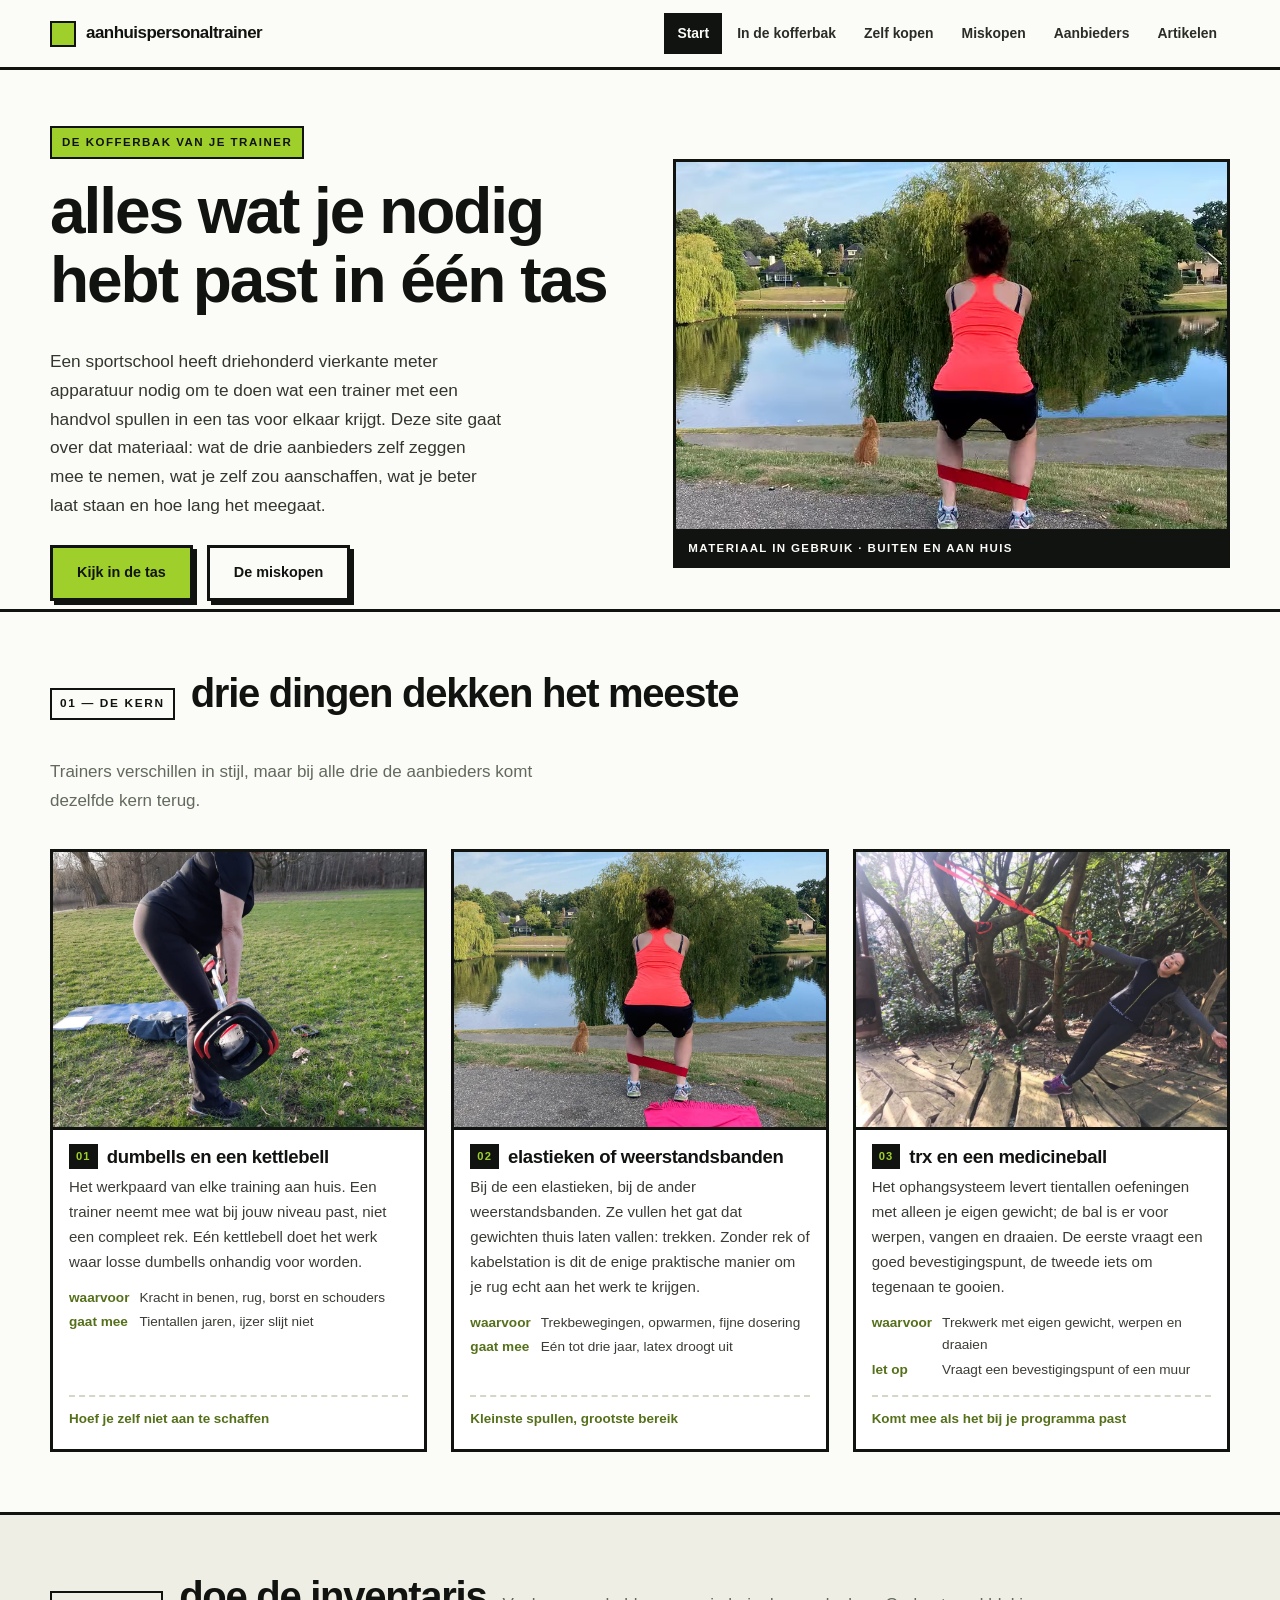
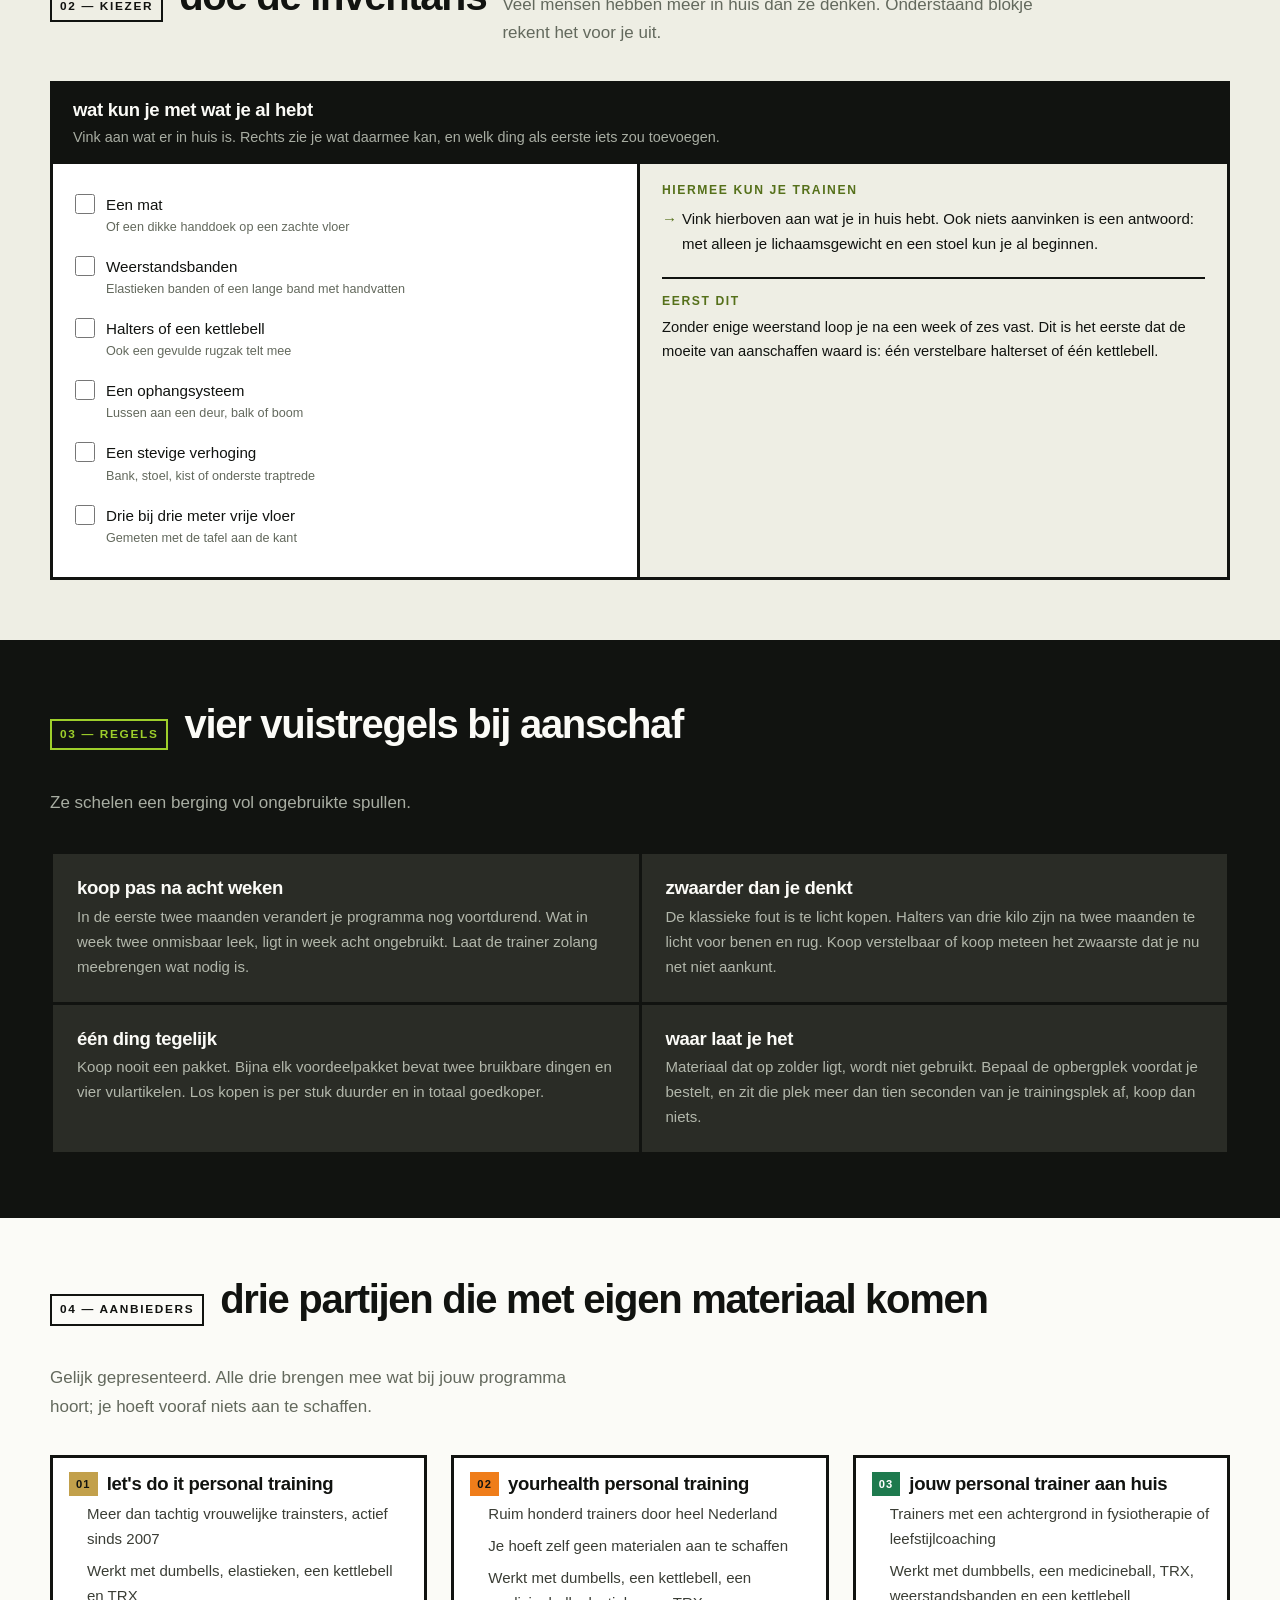
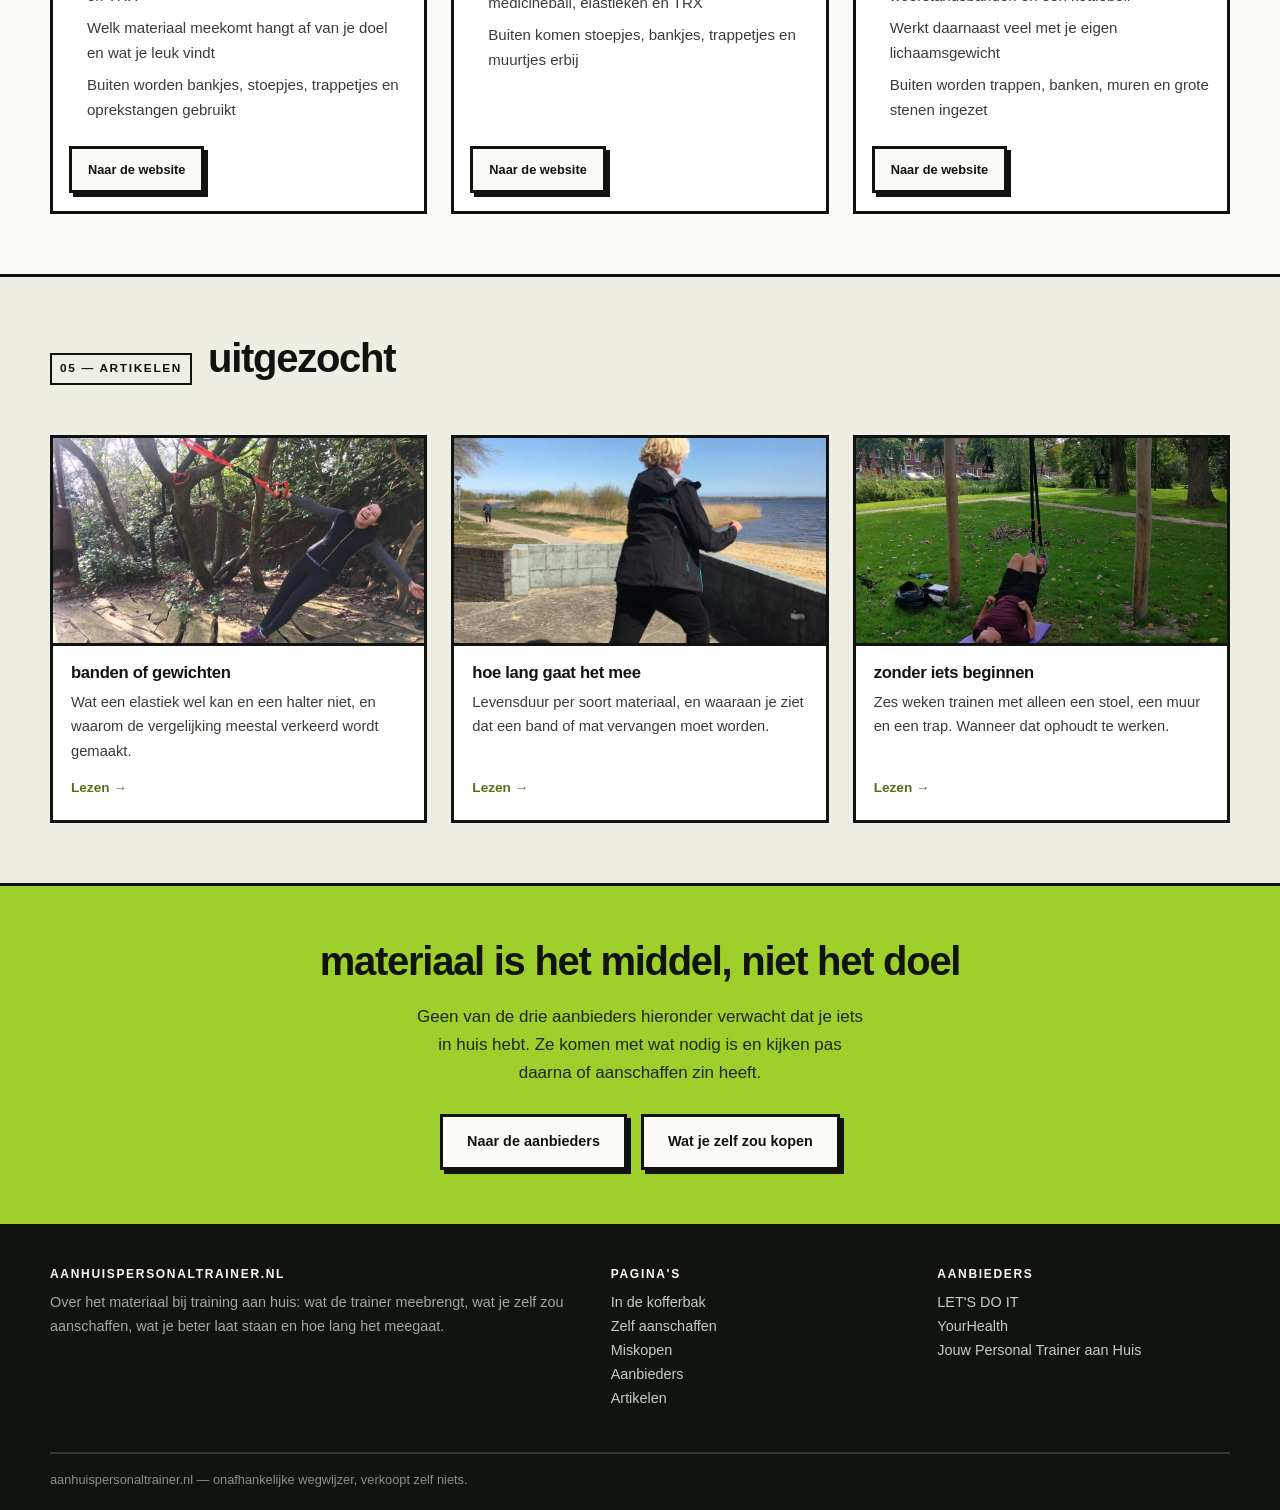
<file: index.html>
<!DOCTYPE html>
<html lang="nl">
<head>
<meta charset="utf-8">
<meta name="viewport" content="width=device-width,initial-scale=1">
<title>Aan huis personal trainer | Al het materiaal past in één tas</title>
<meta name="description" content="Wat een personal trainer aan huis meebrengt, wat je zelf zou aanschaffen en in welke volgorde, en welke apparaten je beter laat staan.">
<link rel="canonical" href="https://aanhuispersonaltrainer.nl/">
<link rel="stylesheet" href="catalogus.css">

</head>
<body>

<header class="g-balk">
  <div class="g-baan g-balk__in">
    <a class="g-merk" href="/"><i></i>aanhuispersonaltrainer</a>
    <nav class="g-nav"><a href="/" aria-current="page">Start</a><a href="wat-neemt-de-trainer-mee">In de kofferbak</a><a href="zelf-aanschaffen">Zelf kopen</a><a href="de-miskopen">Miskopen</a><a href="aanbieders">Aanbieders</a><a href="artikelen">Artikelen</a></nav>
  </div>
</header>


<main>
<section class="g-start">
  <div class="g-baan g-start__raster">
    <div>
      <span class="g-etiket">de kofferbak van je trainer</span>
      <h1>alles wat je nodig hebt past in één tas</h1>
      <p class="g-lead">Een sportschool heeft driehonderd vierkante meter apparatuur nodig om te doen wat een trainer met een handvol spullen in een tas voor elkaar krijgt. Deze site gaat over dat materiaal: wat de drie aanbieders zelf zeggen mee te nemen, wat je zelf zou aanschaffen, wat je beter laat staan en hoe lang het meegaat.</p>
      <div class="g-knoppen">
        <a class="g-knop" href="wat-neemt-de-trainer-mee">Kijk in de tas</a>
        <a class="g-knop g-knop--leeg" href="de-miskopen">De miskopen</a>
      </div>
    </div>
    <div class="g-film">
      <video autoplay muted loop playsinline preload="metadata" poster="gereedschap-loop.jpg"
             aria-label="Beelden van trainingen met banden, gewichten, een ophangsysteem en een balanstrainer">
        <source src="gereedschap-loop.webm" type="video/webm">
        <source src="gereedschap-loop.mp4" type="video/mp4">
      </video>
      <div class="g-film__band">materiaal in gebruik · buiten en aan huis</div>
    </div>
  </div>
</section>

<section class="g-vak">
  <div class="g-baan">
    <div class="g-titel">
      <span class="g-titel__nr">01 — DE KERN</span>
      <h2>drie dingen dekken het meeste</h2>
      <p>Trainers verschillen in stijl, maar bij alle drie de aanbieders komt dezelfde kern terug.</p>
    </div>
    <div class="g-artikelen">
      <article class="g-artikel">
        <img src="gewicht-tillen.jpg" alt="Vrouw tilt een gewicht op van het gras" loading="lazy">
        <div class="g-artikel__kop"><span class="g-artikel__nr">01</span><h3 style="margin:0">dumbells en een kettlebell</h3></div>
        <div class="g-artikel__body">
          <p>Het werkpaard van elke training aan huis. Een trainer neemt mee wat bij jouw niveau past, niet een compleet rek. Eén kettlebell doet het werk waar losse dumbells onhandig voor worden.</p>
          <dl><dt>waarvoor</dt><dd>Kracht in benen, rug, borst en schouders</dd>
              <dt>gaat mee</dt><dd>Tientallen jaren, ijzer slijt niet</dd></dl>
          <div class="g-oordeel g-oordeel--ja">Hoef je zelf niet aan te schaffen</div>
        </div>
      </article>
      <article class="g-artikel">
        <img src="weerstandsband.jpg" alt="Weerstandsbanden liggen klaar op de grond" loading="lazy">
        <div class="g-artikel__kop"><span class="g-artikel__nr">02</span><h3 style="margin:0">elastieken of weerstandsbanden</h3></div>
        <div class="g-artikel__body">
          <p>Bij de een elastieken, bij de ander weerstandsbanden. Ze vullen het gat dat gewichten thuis laten vallen: trekken. Zonder rek of kabelstation is dit de enige praktische manier om je rug echt aan het werk te krijgen.</p>
          <dl><dt>waarvoor</dt><dd>Trekbewegingen, opwarmen, fijne dosering</dd>
              <dt>gaat mee</dt><dd>Eén tot drie jaar, latex droogt uit</dd></dl>
          <div class="g-oordeel g-oordeel--ja">Kleinste spullen, grootste bereik</div>
        </div>
      </article>
      <article class="g-artikel">
        <img src="ophangsysteem.jpg" alt="Ophangsysteem gespannen tussen bomen" loading="lazy">
        <div class="g-artikel__kop"><span class="g-artikel__nr">03</span><h3 style="margin:0">TRX en een medicineball</h3></div>
        <div class="g-artikel__body">
          <p>Het ophangsysteem levert tientallen oefeningen met alleen je eigen gewicht; de bal is er voor werpen, vangen en draaien. De eerste vraagt een goed bevestigingspunt, de tweede iets om tegenaan te gooien.</p>
          <dl><dt>waarvoor</dt><dd>Trekwerk met eigen gewicht, werpen en draaien</dd>
              <dt>let op</dt><dd>Vraagt een bevestigingspunt of een muur</dd></dl>
          <div class="g-oordeel g-oordeel--ja">Komt mee als het bij je programma past</div>
        </div>
      </article>
    </div>
  </div>
</section>

<section class="g-vak g-vak--warm">
  <div class="g-baan">
    <div class="g-titel">
      <span class="g-titel__nr">02 — KIEZER</span>
      <h2>doe de inventaris</h2>
      <p>Veel mensen hebben meer in huis dan ze denken. Onderstaand blokje rekent het voor je uit.</p>
    </div>
    
<div class="g-kiezer">
  <div class="g-kiezer__kop">
    <h3>wat kun je met wat je al hebt</h3>
    <p>Vink aan wat er in huis is. Rechts zie je wat daarmee kan, en welk ding als eerste iets zou toevoegen.</p>
  </div>
  <div class="g-kiezer__body">
    <div class="g-vinkjes">
      <label class="g-vinkje"><input type="checkbox" value="mat"><span>Een mat<b>Of een dikke handdoek op een zachte vloer</b></span></label>
      <label class="g-vinkje"><input type="checkbox" value="band"><span>Weerstandsbanden<b>Elastieken banden of een lange band met handvatten</b></span></label>
      <label class="g-vinkje"><input type="checkbox" value="gewicht"><span>Halters of een kettlebell<b>Ook een gevulde rugzak telt mee</b></span></label>
      <label class="g-vinkje"><input type="checkbox" value="lussen"><span>Een ophangsysteem<b>Lussen aan een deur, balk of boom</b></span></label>
      <label class="g-vinkje"><input type="checkbox" value="bank"><span>Een stevige verhoging<b>Bank, stoel, kist of onderste traptrede</b></span></label>
      <label class="g-vinkje"><input type="checkbox" value="ruimte"><span>Drie bij drie meter vrije vloer<b>Gemeten met de tafel aan de kant</b></span></label>
    </div>
    <div class="g-uitkomst">
      <h4>Hiermee kun je trainen</h4>
      <ul id="g-kan"></ul>
      <div class="g-uitkomst__tip" id="g-tip"></div>
    </div>
  </div>
</div>

  </div>
</section>

<section class="g-vak g-vak--zwart">
  <div class="g-baan">
    <div class="g-titel">
      <span class="g-titel__nr">03 — REGELS</span>
      <h2>vier vuistregels bij aanschaf</h2>
      <p>Ze schelen een berging vol ongebruikte spullen.</p>
    </div>
    <div class="g-blokken">
      <div class="g-blok"><h3>koop pas na acht weken</h3><p>In de eerste twee maanden verandert je programma nog voortdurend. Wat in week twee onmisbaar leek, ligt in week acht ongebruikt. Laat de trainer zolang meebrengen wat nodig is.</p></div>
      <div class="g-blok"><h3>zwaarder dan je denkt</h3><p>De klassieke fout is te licht kopen. Halters van drie kilo zijn na twee maanden te licht voor benen en rug. Koop verstelbaar of koop meteen het zwaarste dat je nu net niet aankunt.</p></div>
      <div class="g-blok"><h3>één ding tegelijk</h3><p>Koop nooit een pakket. Bijna elk voordeelpakket bevat twee bruikbare dingen en vier vulartikelen. Los kopen is per stuk duurder en in totaal goedkoper.</p></div>
      <div class="g-blok"><h3>waar laat je het</h3><p>Materiaal dat op zolder ligt, wordt niet gebruikt. Bepaal de opbergplek voordat je bestelt, en zit die plek meer dan tien seconden van je trainingsplek af, koop dan niets.</p></div>
    </div>
  </div>
</section>

<section class="g-vak">
  <div class="g-baan">
    <div class="g-titel">
      <span class="g-titel__nr">04 — AANBIEDERS</span>
      <h2>drie partijen die met eigen materiaal komen</h2>
      <p>Gelijk gepresenteerd. Alle drie brengen mee wat bij jouw programma hoort; je hoeft vooraf niets aan te schaffen.</p>
    </div>
    <div class="g-artikelen">
      <article class="g-artikel">
        <div class="g-artikel__kop">
          <span class="g-artikel__nr" style="background:#c2a04b;color:#111310">01</span>
          <h3 style="margin:0">LET&#x27;S DO IT Personal Training</h3>
        </div>
        <div class="g-artikel__body">
          
          <ul style="list-style:none;margin:0 0 16px;padding:0;font-size:.94rem;color:#3a3d35"><li style="padding-left:18px;position:relative;margin-bottom:7px">Meer dan tachtig vrouwelijke trainsters, actief sinds 2007</li><li style="padding-left:18px;position:relative;margin-bottom:7px">Werkt met dumbells, elastieken, een kettlebell en TRX</li><li style="padding-left:18px;position:relative;margin-bottom:7px">Welk materiaal meekomt hangt af van je doel en wat je leuk vindt</li><li style="padding-left:18px;position:relative;margin-bottom:7px">Buiten worden bankjes, stoepjes, trappetjes en oprekstangen gebruikt</li></ul>
          <a class="g-knop g-knop--leeg" style="margin-top:auto;align-self:flex-start;font-size:.8rem;padding:10px 16px" href="https://letsdoitpt.nl/" rel="noopener">Naar de website</a>
        </div>
      </article>
      <article class="g-artikel">
        <div class="g-artikel__kop">
          <span class="g-artikel__nr" style="background:#ef7d1a;color:#111310">02</span>
          <h3 style="margin:0">YourHealth Personal Training</h3>
        </div>
        <div class="g-artikel__body">
          
          <ul style="list-style:none;margin:0 0 16px;padding:0;font-size:.94rem;color:#3a3d35"><li style="padding-left:18px;position:relative;margin-bottom:7px">Ruim honderd trainers door heel Nederland</li><li style="padding-left:18px;position:relative;margin-bottom:7px">Je hoeft zelf geen materialen aan te schaffen</li><li style="padding-left:18px;position:relative;margin-bottom:7px">Werkt met dumbells, een kettlebell, een medicineball, elastieken en TRX</li><li style="padding-left:18px;position:relative;margin-bottom:7px">Buiten komen stoepjes, bankjes, trappetjes en muurtjes erbij</li></ul>
          <a class="g-knop g-knop--leeg" style="margin-top:auto;align-self:flex-start;font-size:.8rem;padding:10px 16px" href="https://yourhealthpt.nl/" rel="noopener">Naar de website</a>
        </div>
      </article>
      <article class="g-artikel">
        <div class="g-artikel__kop">
          <span class="g-artikel__nr" style="background:#1e7a4e;color:#ffffff">03</span>
          <h3 style="margin:0">Jouw Personal Trainer aan Huis</h3>
        </div>
        <div class="g-artikel__body">
          
          <ul style="list-style:none;margin:0 0 16px;padding:0;font-size:.94rem;color:#3a3d35"><li style="padding-left:18px;position:relative;margin-bottom:7px">Trainers met een achtergrond in fysiotherapie of leefstijlcoaching</li><li style="padding-left:18px;position:relative;margin-bottom:7px">Werkt met dumbbells, een medicineball, TRX, weerstandsbanden en een kettlebell</li><li style="padding-left:18px;position:relative;margin-bottom:7px">Werkt daarnaast veel met je eigen lichaamsgewicht</li><li style="padding-left:18px;position:relative;margin-bottom:7px">Buiten worden trappen, banken, muren en grote stenen ingezet</li></ul>
          <a class="g-knop g-knop--leeg" style="margin-top:auto;align-self:flex-start;font-size:.8rem;padding:10px 16px" href="https://www.jouwpersonaltraineraanhuis.nl/" rel="noopener">Naar de website</a>
        </div>
      </article></div>
  </div>
</section>

<section class="g-vak g-vak--warm">
  <div class="g-baan">
    <div class="g-titel">
      <span class="g-titel__nr">05 — ARTIKELEN</span>
      <h2>uitgezocht</h2>
    </div>
    <div class="g-stukken">
      <article class="g-stuk">
        <img src="ophangsysteem.jpg" alt="Ophangsysteem gespannen tussen bomen" loading="lazy">
        <div class="g-stuk__t">
          <h3><a href="banden-versus-gewichten">Banden of gewichten</a></h3>
          <p>Wat een elastiek wel kan en een halter niet, en waarom de vergelijking meestal verkeerd wordt gemaakt.</p>
          <a class="g-stuk__meer" href="banden-versus-gewichten">Lezen →</a>
        </div>
      </article>
      <article class="g-stuk">
        <img src="balanstrainer.jpg" alt="Vrouw traint op een balanstrainer bij het water" loading="lazy">
        <div class="g-stuk__t">
          <h3><a href="hoe-lang-gaat-het-mee">Hoe lang gaat het mee</a></h3>
          <p>Levensduur per soort materiaal, en waaraan je ziet dat een band of mat vervangen moet worden.</p>
          <a class="g-stuk__meer" href="hoe-lang-gaat-het-mee">Lezen →</a>
        </div>
      </article>
      <article class="g-stuk">
        <img src="rek-in-park.jpg" alt="Trainingsrek in een park met een mat ervoor" loading="lazy">
        <div class="g-stuk__t">
          <h3><a href="zonder-iets-beginnen">Zonder iets beginnen</a></h3>
          <p>Zes weken trainen met alleen een stoel, een muur en een trap. Wanneer dat ophoudt te werken.</p>
          <a class="g-stuk__meer" href="zonder-iets-beginnen">Lezen →</a>
        </div>
      </article>
    </div>
  </div>
</section>
</main>


<section class="g-slot">
  <div class="g-baan">
    <h2>materiaal is het middel, niet het doel</h2>
    <p>Geen van de drie aanbieders hieronder verwacht dat je iets in huis hebt. Ze komen met wat nodig is en kijken pas daarna of aanschaffen zin heeft.</p>
    <div class="g-knoppen" style="justify-content:center">
      <a class="g-knop g-knop--leeg" href="aanbieders">Naar de aanbieders</a>
      <a class="g-knop g-knop--leeg" href="zelf-aanschaffen">Wat je zelf zou kopen</a>
    </div>
  </div>
</section>

<footer class="g-voet">
  <div class="g-baan">
    <div class="g-voet__kol">
      <div>
        <h4>aanhuispersonaltrainer.nl</h4>
        <p>Over het materiaal bij training aan huis: wat de trainer meebrengt, wat je zelf zou aanschaffen, wat je beter laat staan en hoe lang het meegaat.</p>
      </div>
      <div>
        <h4>Pagina's</h4>
        <p><a href="wat-neemt-de-trainer-mee">In de kofferbak</a><br>
        <a href="zelf-aanschaffen">Zelf aanschaffen</a><br>
        <a href="de-miskopen">Miskopen</a><br>
        <a href="aanbieders">Aanbieders</a><br>
        <a href="artikelen">Artikelen</a></p>
      </div>
      <div>
        <h4>Aanbieders</h4>
        <p><a href="https://letsdoitpt.nl/" rel="noopener">LET'S DO IT</a><br>
        <a href="https://yourhealthpt.nl/" rel="noopener">YourHealth</a><br>
        <a href="https://www.jouwpersonaltraineraanhuis.nl/" rel="noopener">Jouw Personal Trainer aan Huis</a></p>
      </div>
    </div>
    <div class="g-voet__slot">aanhuispersonaltrainer.nl — onafhankelijke wegwijzer, verkoopt zelf niets.</div>
  </div>
</footer>

<script>
(function(){
  var kaart = {
    band:   {label:'weerstandsbanden', doet:['trekbewegingen voor je rug','schouders zonder gewicht te hoeven tillen','opwarmen van heupen en schouders']},
    gewicht:{label:'halters of een kettlebell', doet:['zwaarder worden in benen en rug','tillen met techniek','romp stabiel houden onder belasting']},
    mat:    {label:'een mat', doet:['alles op de grond zonder pijnlijke knieën','rompoefeningen','mobiliteit en rekwerk']},
    lussen: {label:'een ophangsysteem', doet:['optrekken met je eigen gewicht','moeilijkheid regelen door je voeten te verzetten','trekwerk zonder gewichten']},
    bank:   {label:'een verhoging of stevige stoel','doet':['opstappen en uitvalspassen','opdrukken op hoogte','triceps en heupbruggen']},
    ruimte: {label:'drie bij drie meter of meer', doet:['verplaatsingen en korte sprints','circuits met meerdere posten','oefeningen in de lengte']}
  };
  var advies = [
    {mist:'gewicht', tekst:'Zonder enige weerstand loop je na een week of zes vast. Dit is het eerste dat de moeite van aanschaffen waard is: één verstelbare halterset of één kettlebell.'},
    {mist:'mat', tekst:'Een mat is het goedkoopste dat het meeste verschil maakt. Zonder mat slaat de helft van het grondwerk over, ook als je het niet doorhebt.'},
    {mist:'band', tekst:'Banden vullen precies het gat dat gewichten thuis laten vallen: trekbewegingen. Ze kosten weinig en nemen geen ruimte in.'},
    {mist:'lussen', tekst:'Een ophangsysteem is de goedkoopste manier om trekwerk toe te voegen als er geen rek in huis is. Niet noodzakelijk, wel handig.'},
    {mist:'bank', tekst:'Een stevige stoel of de onderste traptrede doet hetzelfde werk. Hier hoef je niets voor te kopen.'},
    {mist:'ruimte', tekst:'Met minder ruimte kan bijna alles nog; alleen verplaatsingen en sprints vallen af. Die vervang je door werk op de plaats.'}
  ];
  var vinkjes = document.querySelectorAll('.g-kiezer input[type=checkbox]');
  var lijst = document.getElementById('g-kan');
  var tip = document.getElementById('g-tip');
  if(!vinkjes.length || !lijst || !tip) return;

  function ververs(){
    var heeft = [];
    vinkjes.forEach(function(v){ if(v.checked) heeft.push(v.value); });
    var kan = [];
    heeft.forEach(function(k){ if(kaart[k]) kaart[k].doet.forEach(function(d){ if(kan.indexOf(d)<0) kan.push(d); }); });
    lijst.innerHTML = '';
    if(!kan.length){
      var li = document.createElement('li');
      li.textContent = 'Vink hierboven aan wat je in huis hebt. Ook niets aanvinken is een antwoord: met alleen je lichaamsgewicht en een stoel kun je al beginnen.';
      lijst.appendChild(li);
    } else {
      kan.slice(0,6).forEach(function(d){
        var li = document.createElement('li'); li.textContent = d; lijst.appendChild(li);
      });
    }
    var gekozen = null;
    for(var i=0;i<advies.length;i++){
      if(heeft.indexOf(advies[i].mist)<0){ gekozen = advies[i]; break; }
    }
    tip.innerHTML = gekozen
      ? '<strong>Eerst dit</strong>' + gekozen.tekst
      : '<strong>Eerst dit</strong>Je hebt alles wat een trainer thuis nodig heeft. Koop voorlopig niets meer bij; variatie zit vanaf hier in de oefeningen, niet in nieuwe spullen.';
  }
  vinkjes.forEach(function(v){ v.addEventListener('change', ververs); });
  ververs();
})();
</script>

</body>
</html>
</file>
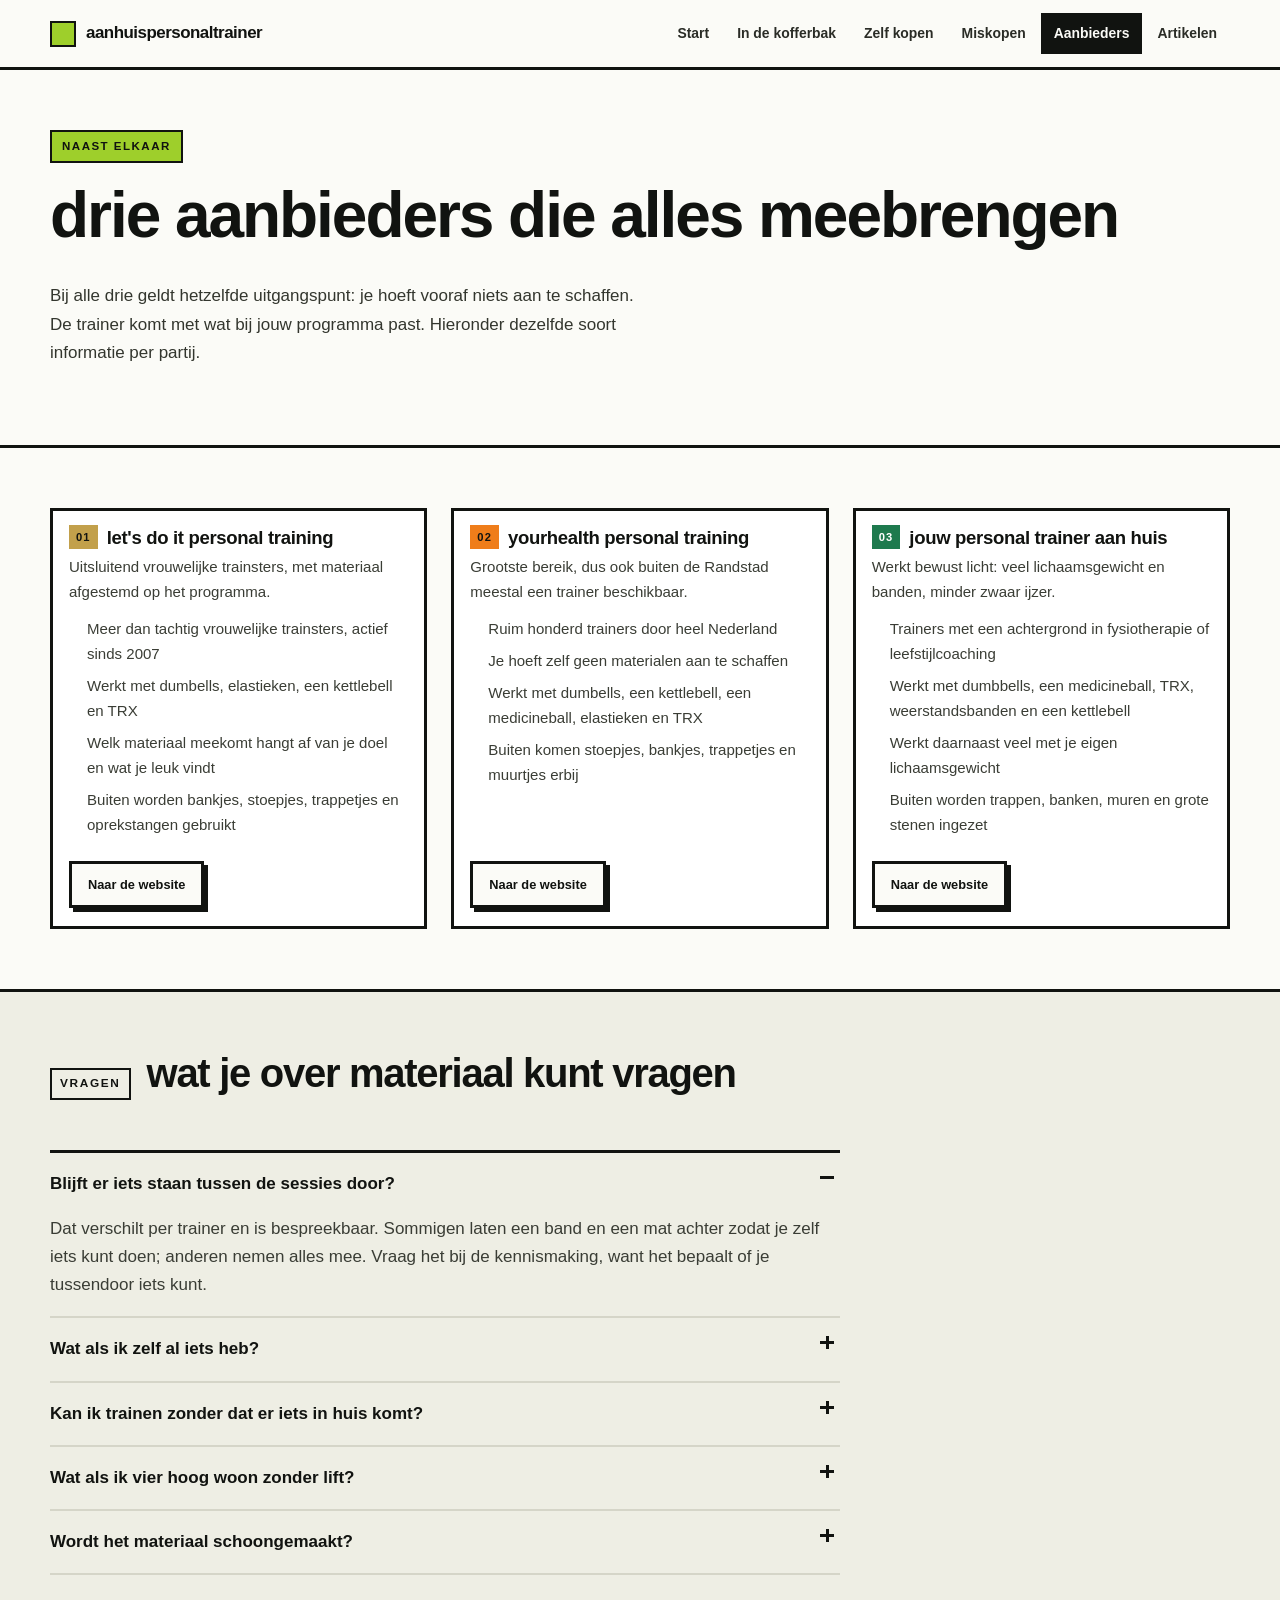
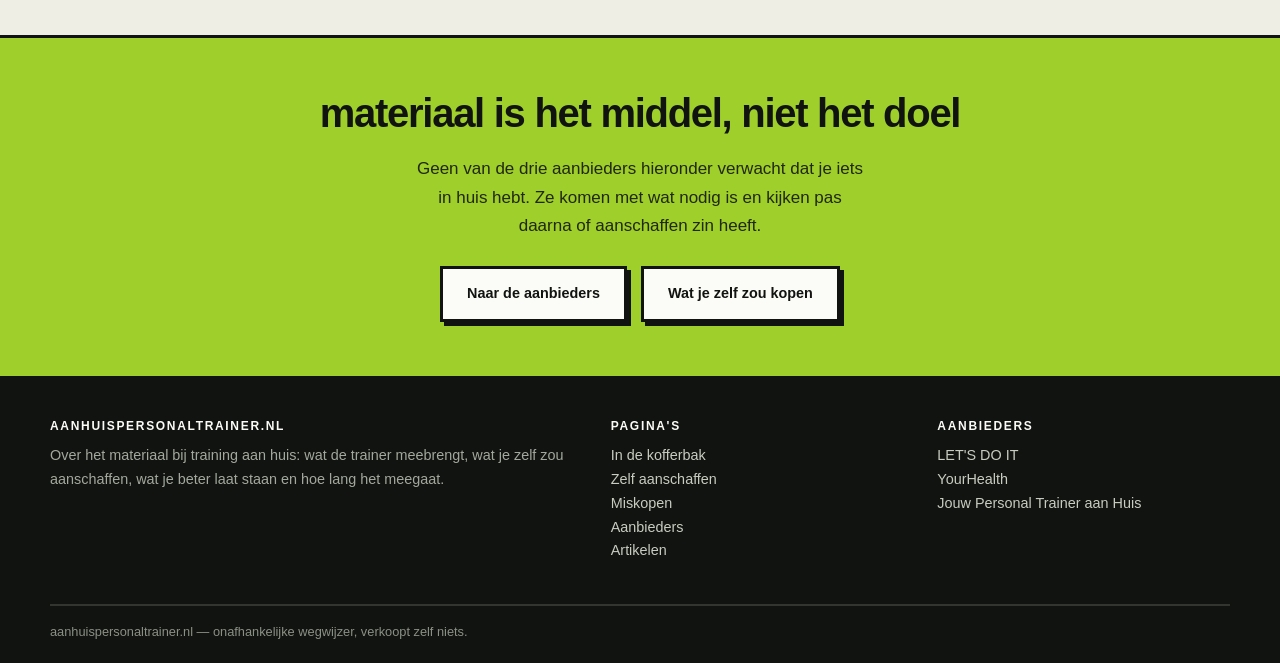
<file: aanbieders.html>
<!DOCTYPE html>
<html lang="nl">
<head>
<meta charset="utf-8">
<meta name="viewport" content="width=device-width,initial-scale=1">
<title>Aanbieders | aanhuispersonaltrainer.nl</title>
<meta name="description" content="Drie aanbieders die met eigen materiaal aan huis komen, naast elkaar gezet, plus de vragen die je over materiaal kunt stellen.">
<link rel="canonical" href="https://aanhuispersonaltrainer.nl/aanbieders">
<link rel="stylesheet" href="catalogus.css">

</head>
<body>

<header class="g-balk">
  <div class="g-baan g-balk__in">
    <a class="g-merk" href="/"><i></i>aanhuispersonaltrainer</a>
    <nav class="g-nav"><a href="/">Start</a><a href="wat-neemt-de-trainer-mee">In de kofferbak</a><a href="zelf-aanschaffen">Zelf kopen</a><a href="de-miskopen">Miskopen</a><a href="aanbieders" aria-current="page">Aanbieders</a><a href="artikelen">Artikelen</a></nav>
  </div>
</header>


<main>
<section class="g-vak" style="border-top:0">
  <div class="g-baan">
    <span class="g-etiket">naast elkaar</span>
    <h1>drie aanbieders die alles meebrengen</h1>
    <p style="max-width:62ch;color:#33362e">Bij alle drie geldt hetzelfde uitgangspunt: je hoeft vooraf niets aan te schaffen. De trainer komt met wat bij jouw programma past. Hieronder dezelfde soort informatie per partij.</p>
  </div>
</section>

<section class="g-vak">
  <div class="g-baan"><div class="g-artikelen">
      <article class="g-artikel">
        <div class="g-artikel__kop">
          <span class="g-artikel__nr" style="background:#c2a04b;color:#111310">01</span>
          <h3 style="margin:0">LET&#x27;S DO IT Personal Training</h3>
        </div>
        <div class="g-artikel__body">
          <p>Uitsluitend vrouwelijke trainsters, met materiaal afgestemd op het programma.</p>
          <ul style="list-style:none;margin:0 0 16px;padding:0;font-size:.94rem;color:#3a3d35"><li style="padding-left:18px;position:relative;margin-bottom:7px">Meer dan tachtig vrouwelijke trainsters, actief sinds 2007</li><li style="padding-left:18px;position:relative;margin-bottom:7px">Werkt met dumbells, elastieken, een kettlebell en TRX</li><li style="padding-left:18px;position:relative;margin-bottom:7px">Welk materiaal meekomt hangt af van je doel en wat je leuk vindt</li><li style="padding-left:18px;position:relative;margin-bottom:7px">Buiten worden bankjes, stoepjes, trappetjes en oprekstangen gebruikt</li></ul>
          <a class="g-knop g-knop--leeg" style="margin-top:auto;align-self:flex-start;font-size:.8rem;padding:10px 16px" href="https://letsdoitpt.nl/" rel="noopener">Naar de website</a>
        </div>
      </article>
      <article class="g-artikel">
        <div class="g-artikel__kop">
          <span class="g-artikel__nr" style="background:#ef7d1a;color:#111310">02</span>
          <h3 style="margin:0">YourHealth Personal Training</h3>
        </div>
        <div class="g-artikel__body">
          <p>Grootste bereik, dus ook buiten de Randstad meestal een trainer beschikbaar.</p>
          <ul style="list-style:none;margin:0 0 16px;padding:0;font-size:.94rem;color:#3a3d35"><li style="padding-left:18px;position:relative;margin-bottom:7px">Ruim honderd trainers door heel Nederland</li><li style="padding-left:18px;position:relative;margin-bottom:7px">Je hoeft zelf geen materialen aan te schaffen</li><li style="padding-left:18px;position:relative;margin-bottom:7px">Werkt met dumbells, een kettlebell, een medicineball, elastieken en TRX</li><li style="padding-left:18px;position:relative;margin-bottom:7px">Buiten komen stoepjes, bankjes, trappetjes en muurtjes erbij</li></ul>
          <a class="g-knop g-knop--leeg" style="margin-top:auto;align-self:flex-start;font-size:.8rem;padding:10px 16px" href="https://yourhealthpt.nl/" rel="noopener">Naar de website</a>
        </div>
      </article>
      <article class="g-artikel">
        <div class="g-artikel__kop">
          <span class="g-artikel__nr" style="background:#1e7a4e;color:#ffffff">03</span>
          <h3 style="margin:0">Jouw Personal Trainer aan Huis</h3>
        </div>
        <div class="g-artikel__body">
          <p>Werkt bewust licht: veel lichaamsgewicht en banden, minder zwaar ijzer.</p>
          <ul style="list-style:none;margin:0 0 16px;padding:0;font-size:.94rem;color:#3a3d35"><li style="padding-left:18px;position:relative;margin-bottom:7px">Trainers met een achtergrond in fysiotherapie of leefstijlcoaching</li><li style="padding-left:18px;position:relative;margin-bottom:7px">Werkt met dumbbells, een medicineball, TRX, weerstandsbanden en een kettlebell</li><li style="padding-left:18px;position:relative;margin-bottom:7px">Werkt daarnaast veel met je eigen lichaamsgewicht</li><li style="padding-left:18px;position:relative;margin-bottom:7px">Buiten worden trappen, banken, muren en grote stenen ingezet</li></ul>
          <a class="g-knop g-knop--leeg" style="margin-top:auto;align-self:flex-start;font-size:.8rem;padding:10px 16px" href="https://www.jouwpersonaltraineraanhuis.nl/" rel="noopener">Naar de website</a>
        </div>
      </article></div></div>
</section>

<section class="g-vak g-vak--warm">
  <div class="g-baan">
    <div class="g-titel"><span class="g-titel__nr">VRAGEN</span><h2>wat je over materiaal kunt vragen</h2></div>
    <div class="g-vragen">
      <details open><summary>Blijft er iets staan tussen de sessies door?</summary><p>Dat verschilt per trainer en is bespreekbaar. Sommigen laten een band en een mat achter zodat je zelf iets kunt doen; anderen nemen alles mee. Vraag het bij de kennismaking, want het bepaalt of je tussendoor iets kunt.</p></details>
      <details><summary>Wat als ik zelf al iets heb?</summary><p>Zeg het vooraf. Een trainer die weet dat er halters staan, laat de zijne in de auto en gebruikt de ruimte in het programma voor iets anders. Ook oude of goedkope spullen zijn bruikbaar.</p></details>
      <details><summary>Kan ik trainen zonder dat er iets in huis komt?</summary><p>Ja. Met lichaamsgewicht, een muur, een stoel en een trap kun je maandenlang vooruit. Op enig moment stokt de vooruitgang in kracht, maar dat duurt langer dan de meeste mensen denken.</p></details>
      <details><summary>Wat als ik vier hoog woon zonder lift?</summary><p>Dan komt er minder gewicht mee en wordt er meer met banden en lichaamsgewicht gewerkt. Geef het van tevoren door; dat scheelt een trainer die met vierentwintig kilo aan de voordeur staat.</p></details>
      <details><summary>Wordt het materiaal schoongemaakt?</summary><p>Bij alle drie de aanbieders hoort dat bij het werk, zeker bij spullen die je met je handen vastpakt. Vind je het belangrijk, vraag er dan naar; het is een normale vraag.</p></details>
    </div>
  </div>
</section>
</main>


<section class="g-slot">
  <div class="g-baan">
    <h2>materiaal is het middel, niet het doel</h2>
    <p>Geen van de drie aanbieders hieronder verwacht dat je iets in huis hebt. Ze komen met wat nodig is en kijken pas daarna of aanschaffen zin heeft.</p>
    <div class="g-knoppen" style="justify-content:center">
      <a class="g-knop g-knop--leeg" href="aanbieders">Naar de aanbieders</a>
      <a class="g-knop g-knop--leeg" href="zelf-aanschaffen">Wat je zelf zou kopen</a>
    </div>
  </div>
</section>

<footer class="g-voet">
  <div class="g-baan">
    <div class="g-voet__kol">
      <div>
        <h4>aanhuispersonaltrainer.nl</h4>
        <p>Over het materiaal bij training aan huis: wat de trainer meebrengt, wat je zelf zou aanschaffen, wat je beter laat staan en hoe lang het meegaat.</p>
      </div>
      <div>
        <h4>Pagina's</h4>
        <p><a href="wat-neemt-de-trainer-mee">In de kofferbak</a><br>
        <a href="zelf-aanschaffen">Zelf aanschaffen</a><br>
        <a href="de-miskopen">Miskopen</a><br>
        <a href="aanbieders">Aanbieders</a><br>
        <a href="artikelen">Artikelen</a></p>
      </div>
      <div>
        <h4>Aanbieders</h4>
        <p><a href="https://letsdoitpt.nl/" rel="noopener">LET'S DO IT</a><br>
        <a href="https://yourhealthpt.nl/" rel="noopener">YourHealth</a><br>
        <a href="https://www.jouwpersonaltraineraanhuis.nl/" rel="noopener">Jouw Personal Trainer aan Huis</a></p>
      </div>
    </div>
    <div class="g-voet__slot">aanhuispersonaltrainer.nl — onafhankelijke wegwijzer, verkoopt zelf niets.</div>
  </div>
</footer>

</body>
</html>
</file>
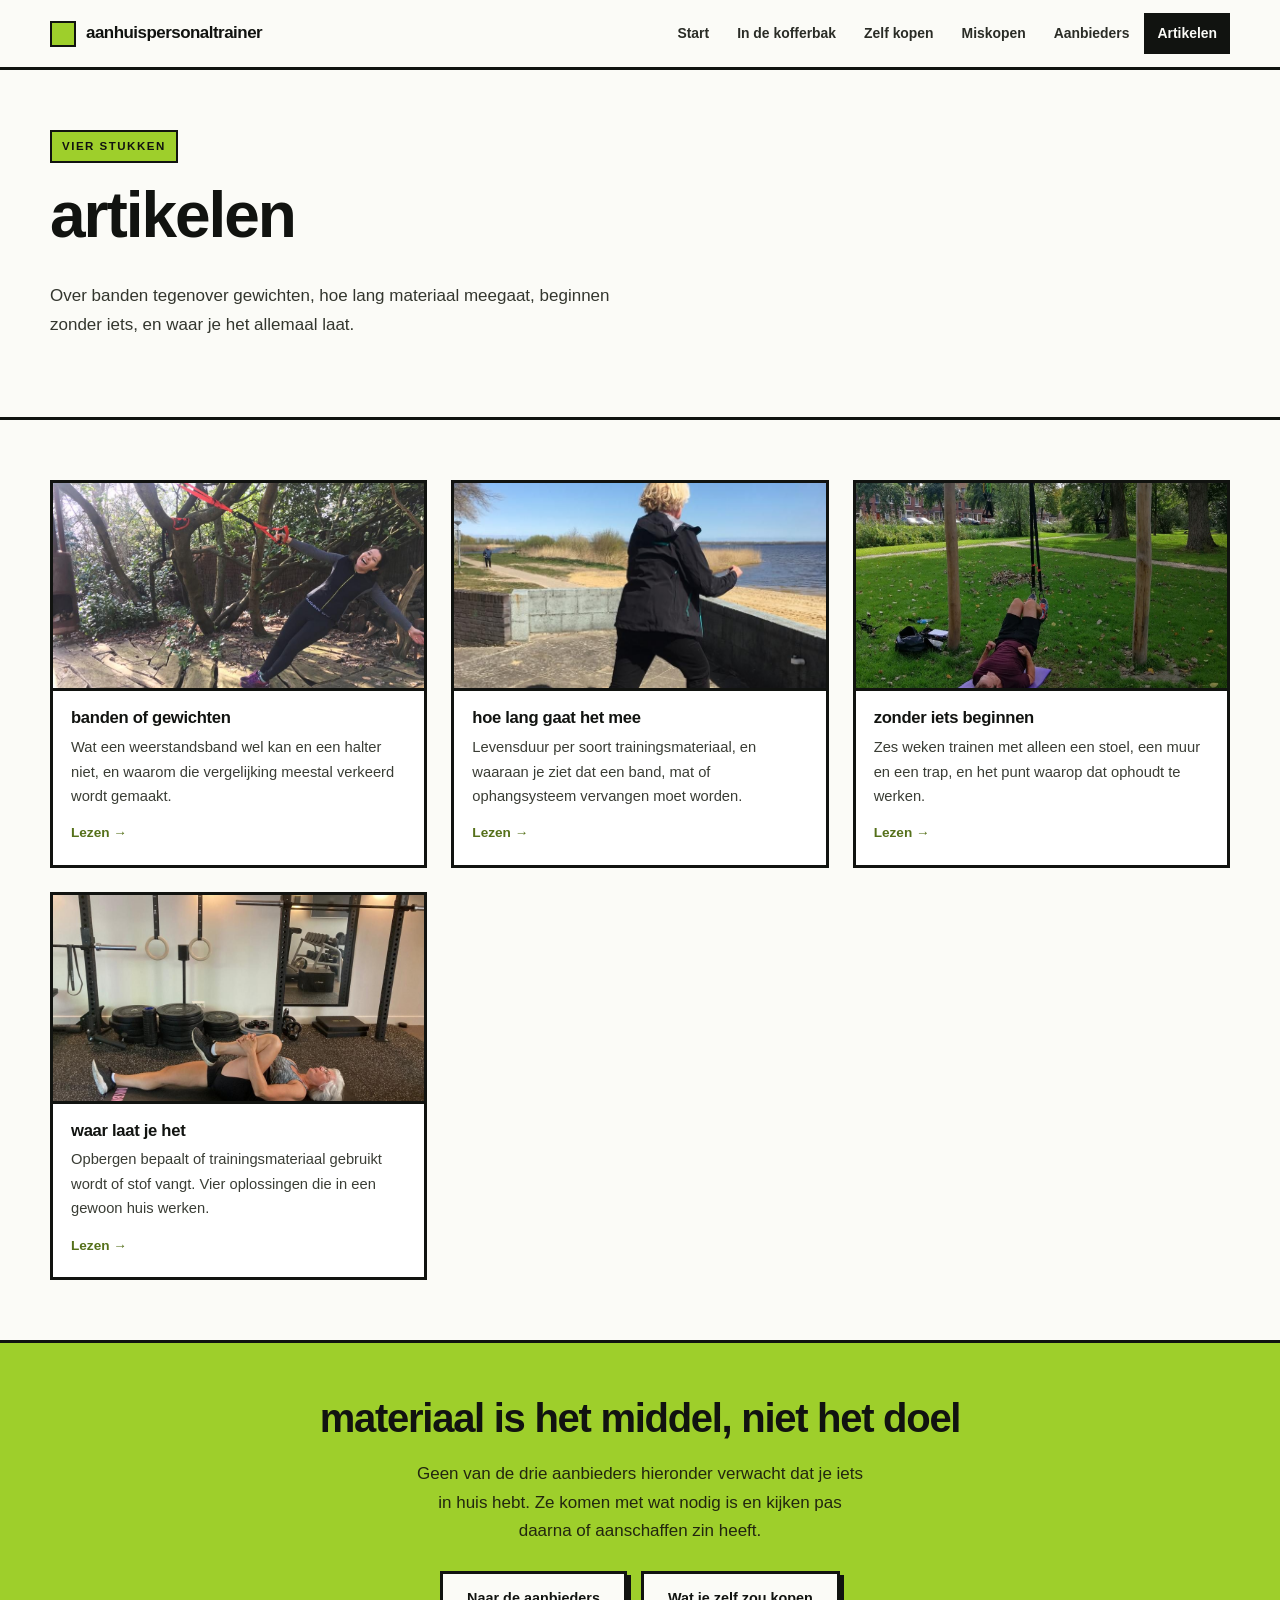
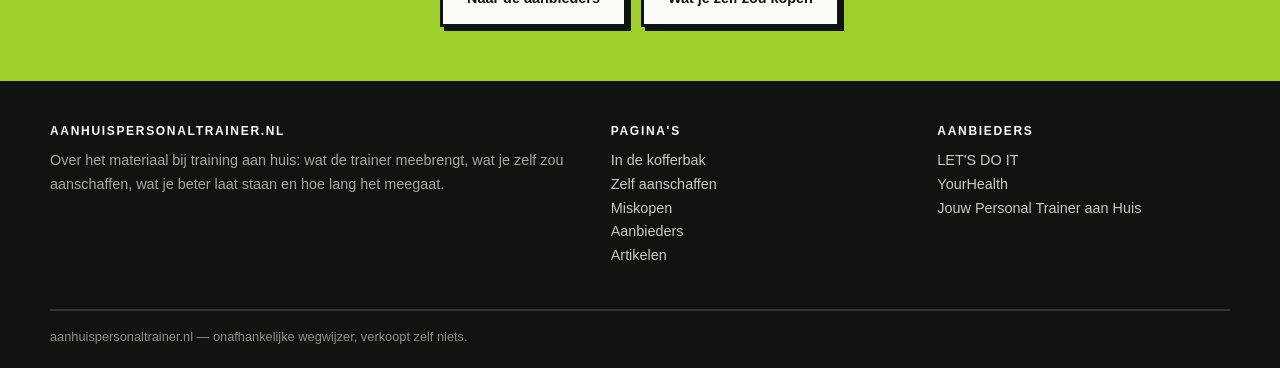
<file: artikelen.html>
<!DOCTYPE html>
<html lang="nl">
<head>
<meta charset="utf-8">
<meta name="viewport" content="width=device-width,initial-scale=1">
<title>Artikelen | aanhuispersonaltrainer.nl</title>
<meta name="description" content="Vier artikelen over trainingsmateriaal aan huis: banden of gewichten, levensduur, beginnen zonder iets en opbergen.">
<link rel="canonical" href="https://aanhuispersonaltrainer.nl/artikelen">
<link rel="stylesheet" href="catalogus.css">

</head>
<body>

<header class="g-balk">
  <div class="g-baan g-balk__in">
    <a class="g-merk" href="/"><i></i>aanhuispersonaltrainer</a>
    <nav class="g-nav"><a href="/">Start</a><a href="wat-neemt-de-trainer-mee">In de kofferbak</a><a href="zelf-aanschaffen">Zelf kopen</a><a href="de-miskopen">Miskopen</a><a href="aanbieders">Aanbieders</a><a href="artikelen" aria-current="page">Artikelen</a></nav>
  </div>
</header>


<main>
<section class="g-vak" style="border-top:0">
  <div class="g-baan">
    <span class="g-etiket">vier stukken</span>
    <h1>artikelen</h1>
    <p style="max-width:60ch;color:#33362e">Over banden tegenover gewichten, hoe lang materiaal meegaat, beginnen zonder iets, en waar je het allemaal laat.</p>
  </div>
</section>
<section class="g-vak"><div class="g-baan"><div class="g-stukken">
      <article class="g-stuk">
        <img src="ophangsysteem.jpg" alt="Ophangsysteem gespannen tussen bomen" loading="lazy">
        <div class="g-stuk__t">
          <h3><a href="banden-versus-gewichten">Banden of gewichten</a></h3>
          <p>Wat een weerstandsband wel kan en een halter niet, en waarom die vergelijking meestal verkeerd wordt gemaakt.</p>
          <a class="g-stuk__meer" href="banden-versus-gewichten">Lezen →</a>
        </div>
      </article>
      <article class="g-stuk">
        <img src="balanstrainer.jpg" alt="Vrouw traint op een balanstrainer" loading="lazy">
        <div class="g-stuk__t">
          <h3><a href="hoe-lang-gaat-het-mee">Hoe lang gaat het mee</a></h3>
          <p>Levensduur per soort trainingsmateriaal, en waaraan je ziet dat een band, mat of ophangsysteem vervangen moet worden.</p>
          <a class="g-stuk__meer" href="hoe-lang-gaat-het-mee">Lezen →</a>
        </div>
      </article>
      <article class="g-stuk">
        <img src="rek-in-park.jpg" alt="Trainingsrek in een park" loading="lazy">
        <div class="g-stuk__t">
          <h3><a href="zonder-iets-beginnen">Zonder iets beginnen</a></h3>
          <p>Zes weken trainen met alleen een stoel, een muur en een trap, en het punt waarop dat ophoudt te werken.</p>
          <a class="g-stuk__meer" href="zonder-iets-beginnen">Lezen →</a>
        </div>
      </article>
      <article class="g-stuk">
        <img src="studiovloer.jpg" alt="Trainingsvloer met gewichten en rek" loading="lazy">
        <div class="g-stuk__t">
          <h3><a href="opbergen-en-opruimen">Waar laat je het</a></h3>
          <p>Opbergen bepaalt of trainingsmateriaal gebruikt wordt of stof vangt. Vier oplossingen die in een gewoon huis werken.</p>
          <a class="g-stuk__meer" href="opbergen-en-opruimen">Lezen →</a>
        </div>
      </article></div></div></section>
</main>


<section class="g-slot">
  <div class="g-baan">
    <h2>materiaal is het middel, niet het doel</h2>
    <p>Geen van de drie aanbieders hieronder verwacht dat je iets in huis hebt. Ze komen met wat nodig is en kijken pas daarna of aanschaffen zin heeft.</p>
    <div class="g-knoppen" style="justify-content:center">
      <a class="g-knop g-knop--leeg" href="aanbieders">Naar de aanbieders</a>
      <a class="g-knop g-knop--leeg" href="zelf-aanschaffen">Wat je zelf zou kopen</a>
    </div>
  </div>
</section>

<footer class="g-voet">
  <div class="g-baan">
    <div class="g-voet__kol">
      <div>
        <h4>aanhuispersonaltrainer.nl</h4>
        <p>Over het materiaal bij training aan huis: wat de trainer meebrengt, wat je zelf zou aanschaffen, wat je beter laat staan en hoe lang het meegaat.</p>
      </div>
      <div>
        <h4>Pagina's</h4>
        <p><a href="wat-neemt-de-trainer-mee">In de kofferbak</a><br>
        <a href="zelf-aanschaffen">Zelf aanschaffen</a><br>
        <a href="de-miskopen">Miskopen</a><br>
        <a href="aanbieders">Aanbieders</a><br>
        <a href="artikelen">Artikelen</a></p>
      </div>
      <div>
        <h4>Aanbieders</h4>
        <p><a href="https://letsdoitpt.nl/" rel="noopener">LET'S DO IT</a><br>
        <a href="https://yourhealthpt.nl/" rel="noopener">YourHealth</a><br>
        <a href="https://www.jouwpersonaltraineraanhuis.nl/" rel="noopener">Jouw Personal Trainer aan Huis</a></p>
      </div>
    </div>
    <div class="g-voet__slot">aanhuispersonaltrainer.nl — onafhankelijke wegwijzer, verkoopt zelf niets.</div>
  </div>
</footer>

</body>
</html>
</file>
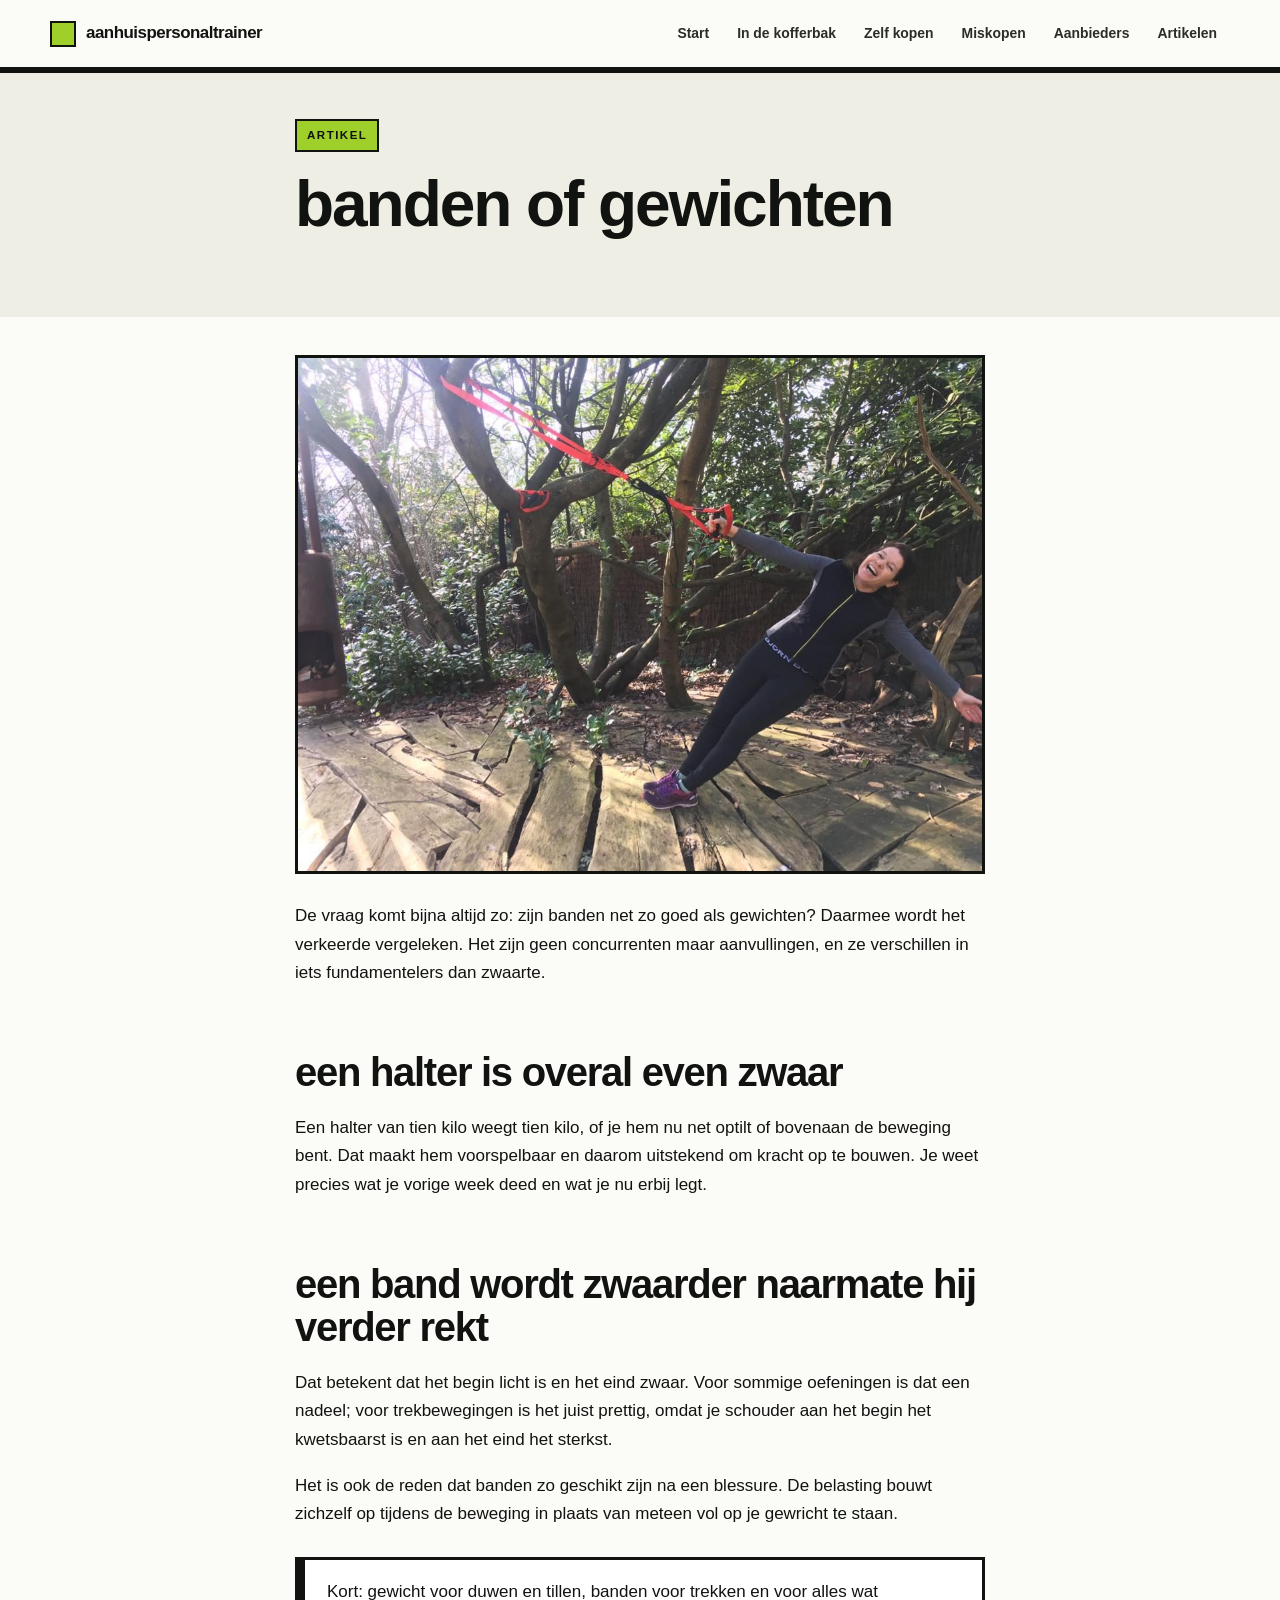
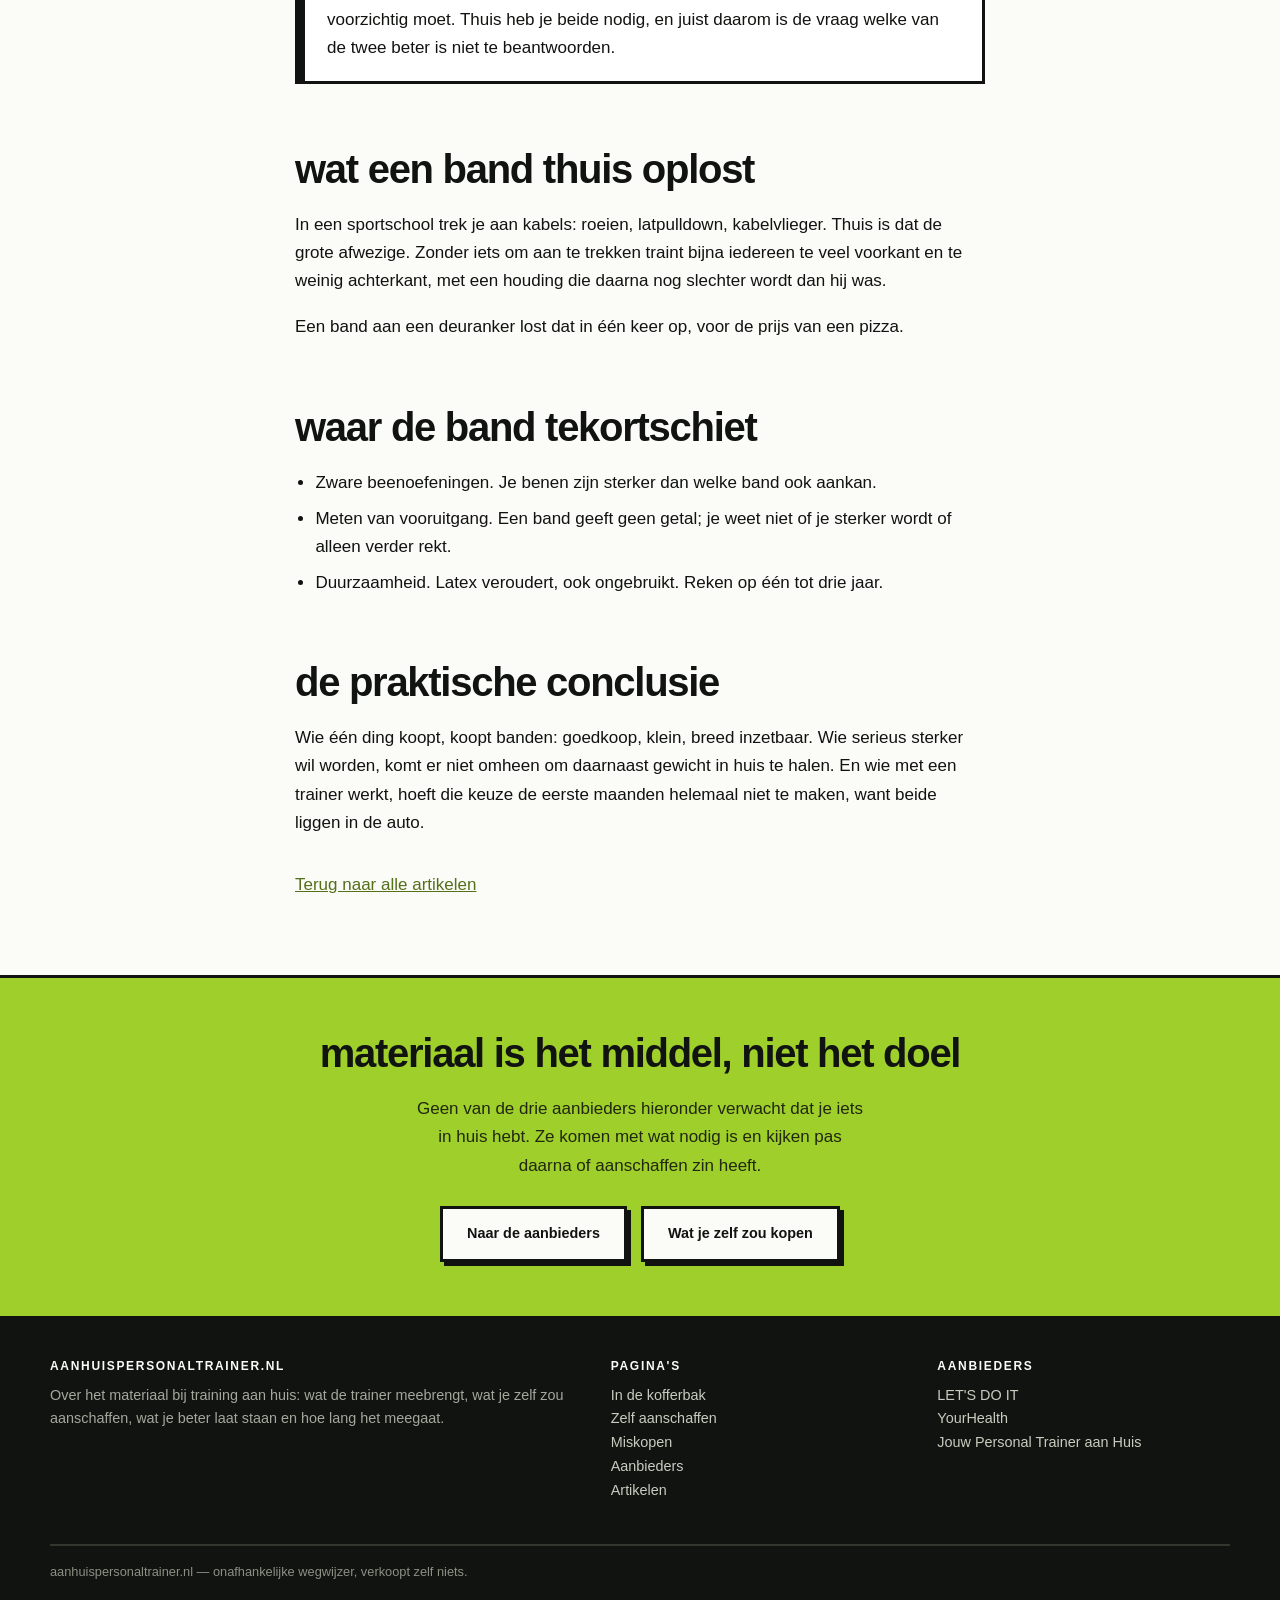
<file: banden-versus-gewichten.html>
<!DOCTYPE html>
<html lang="nl">
<head>
<meta charset="utf-8">
<meta name="viewport" content="width=device-width,initial-scale=1">
<title>Banden of gewichten | aanhuispersonaltrainer.nl</title>
<meta name="description" content="Wat een weerstandsband wel kan en een halter niet, en waarom die vergelijking meestal verkeerd wordt gemaakt.">
<link rel="canonical" href="https://aanhuispersonaltrainer.nl/banden-versus-gewichten">
<link rel="stylesheet" href="catalogus.css">

</head>
<body>

<header class="g-balk">
  <div class="g-baan g-balk__in">
    <a class="g-merk" href="/"><i></i>aanhuispersonaltrainer</a>
    <nav class="g-nav"><a href="/">Start</a><a href="wat-neemt-de-trainer-mee">In de kofferbak</a><a href="zelf-aanschaffen">Zelf kopen</a><a href="de-miskopen">Miskopen</a><a href="aanbieders">Aanbieders</a><a href="artikelen">Artikelen</a></nav>
  </div>
</header>


<main>
<section class="g-stukkop">
  <div class="g-baan g-smal">
    <span class="g-etiket">artikel</span>
    <h1>Banden of gewichten</h1>
  </div>
</section>
<section class="g-tekst">
  <div class="g-baan g-smal">
    <img src="ophangsysteem.jpg" alt="Ophangsysteem gespannen tussen bomen" style="border:3px solid #111310;margin-bottom:28px" loading="lazy">
    
<p>De vraag komt bijna altijd zo: zijn banden net zo goed als gewichten? Daarmee wordt het verkeerde vergeleken. Het zijn geen concurrenten maar aanvullingen, en ze verschillen in iets fundamentelers dan zwaarte.</p>

<h2>Een halter is overal even zwaar</h2>
<p>Een halter van tien kilo weegt tien kilo, of je hem nu net optilt of bovenaan de beweging bent. Dat maakt hem voorspelbaar en daarom uitstekend om kracht op te bouwen. Je weet precies wat je vorige week deed en wat je nu erbij legt.</p>

<h2>Een band wordt zwaarder naarmate hij verder rekt</h2>
<p>Dat betekent dat het begin licht is en het eind zwaar. Voor sommige oefeningen is dat een nadeel; voor trekbewegingen is het juist prettig, omdat je schouder aan het begin het kwetsbaarst is en aan het eind het sterkst.</p>
<p>Het is ook de reden dat banden zo geschikt zijn na een blessure. De belasting bouwt zichzelf op tijdens de beweging in plaats van meteen vol op je gewricht te staan.</p>

<div class="g-uitlicht">
  <p>Kort: gewicht voor duwen en tillen, banden voor trekken en voor alles wat voorzichtig moet. Thuis heb je beide nodig, en juist daarom is de vraag welke van de twee beter is niet te beantwoorden.</p>
</div>

<h2>Wat een band thuis oplost</h2>
<p>In een sportschool trek je aan kabels: roeien, latpulldown, kabelvlieger. Thuis is dat de grote afwezige. Zonder iets om aan te trekken traint bijna iedereen te veel voorkant en te weinig achterkant, met een houding die daarna nog slechter wordt dan hij was.</p>
<p>Een band aan een deuranker lost dat in één keer op, voor de prijs van een pizza.</p>

<h2>Waar de band tekortschiet</h2>
<ul>
  <li>Zware beenoefeningen. Je benen zijn sterker dan welke band ook aankan.</li>
  <li>Meten van vooruitgang. Een band geeft geen getal; je weet niet of je sterker wordt of alleen verder rekt.</li>
  <li>Duurzaamheid. Latex veroudert, ook ongebruikt. Reken op één tot drie jaar.</li>
</ul>

<h2>De praktische conclusie</h2>
<p>Wie één ding koopt, koopt banden: goedkoop, klein, breed inzetbaar. Wie serieus sterker wil worden, komt er niet omheen om daarnaast gewicht in huis te halen. En wie met een trainer werkt, hoeft die keuze de eerste maanden helemaal niet te maken, want beide liggen in de auto.</p>

    <p style="margin-top:2em"><a href="artikelen">Terug naar alle artikelen</a></p>
  </div>
</section>
</main>


<section class="g-slot">
  <div class="g-baan">
    <h2>materiaal is het middel, niet het doel</h2>
    <p>Geen van de drie aanbieders hieronder verwacht dat je iets in huis hebt. Ze komen met wat nodig is en kijken pas daarna of aanschaffen zin heeft.</p>
    <div class="g-knoppen" style="justify-content:center">
      <a class="g-knop g-knop--leeg" href="aanbieders">Naar de aanbieders</a>
      <a class="g-knop g-knop--leeg" href="zelf-aanschaffen">Wat je zelf zou kopen</a>
    </div>
  </div>
</section>

<footer class="g-voet">
  <div class="g-baan">
    <div class="g-voet__kol">
      <div>
        <h4>aanhuispersonaltrainer.nl</h4>
        <p>Over het materiaal bij training aan huis: wat de trainer meebrengt, wat je zelf zou aanschaffen, wat je beter laat staan en hoe lang het meegaat.</p>
      </div>
      <div>
        <h4>Pagina's</h4>
        <p><a href="wat-neemt-de-trainer-mee">In de kofferbak</a><br>
        <a href="zelf-aanschaffen">Zelf aanschaffen</a><br>
        <a href="de-miskopen">Miskopen</a><br>
        <a href="aanbieders">Aanbieders</a><br>
        <a href="artikelen">Artikelen</a></p>
      </div>
      <div>
        <h4>Aanbieders</h4>
        <p><a href="https://letsdoitpt.nl/" rel="noopener">LET'S DO IT</a><br>
        <a href="https://yourhealthpt.nl/" rel="noopener">YourHealth</a><br>
        <a href="https://www.jouwpersonaltraineraanhuis.nl/" rel="noopener">Jouw Personal Trainer aan Huis</a></p>
      </div>
    </div>
    <div class="g-voet__slot">aanhuispersonaltrainer.nl — onafhankelijke wegwijzer, verkoopt zelf niets.</div>
  </div>
</footer>

</body>
</html>
</file>
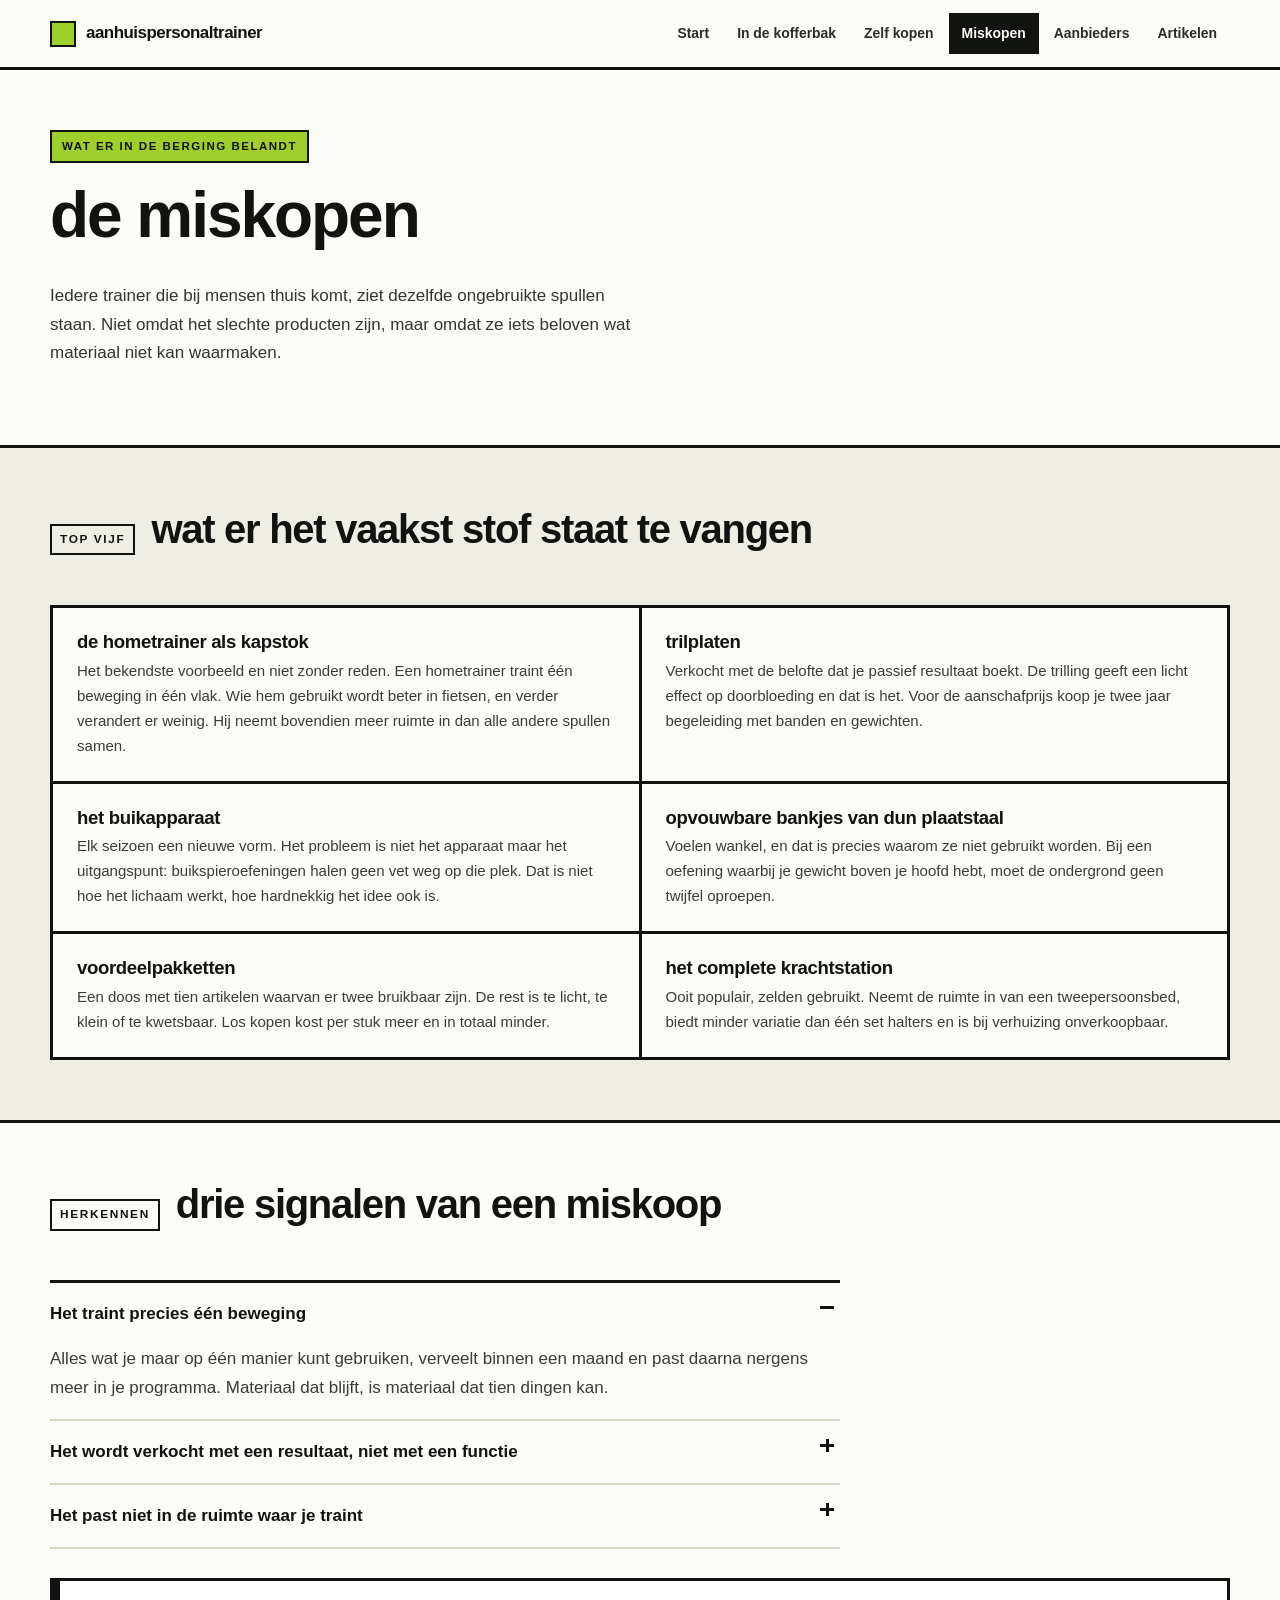
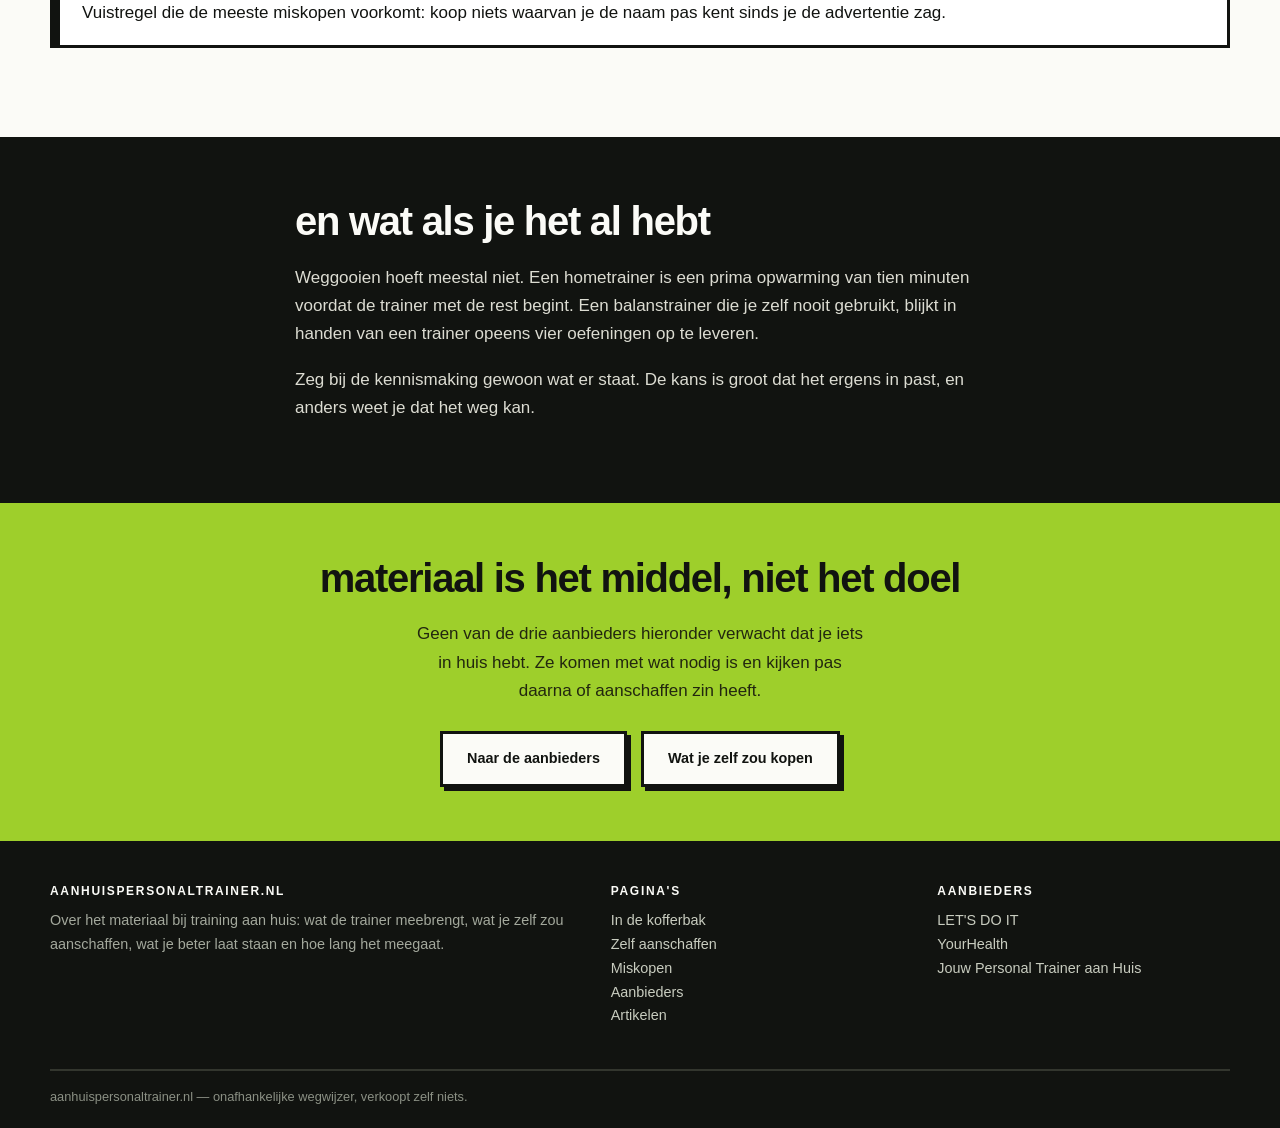
<file: de-miskopen.html>
<!DOCTYPE html>
<html lang="nl">
<head>
<meta charset="utf-8">
<meta name="viewport" content="width=device-width,initial-scale=1">
<title>De miskopen | aanhuispersonaltrainer.nl</title>
<meta name="description" content="Welk trainingsmateriaal het vaakst ongebruikt in de berging staat, hoe je een miskoop vooraf herkent en wat je met het al gekochte kunt.">
<link rel="canonical" href="https://aanhuispersonaltrainer.nl/de-miskopen">
<link rel="stylesheet" href="catalogus.css">

</head>
<body>

<header class="g-balk">
  <div class="g-baan g-balk__in">
    <a class="g-merk" href="/"><i></i>aanhuispersonaltrainer</a>
    <nav class="g-nav"><a href="/">Start</a><a href="wat-neemt-de-trainer-mee">In de kofferbak</a><a href="zelf-aanschaffen">Zelf kopen</a><a href="de-miskopen" aria-current="page">Miskopen</a><a href="aanbieders">Aanbieders</a><a href="artikelen">Artikelen</a></nav>
  </div>
</header>


<main>
<section class="g-vak" style="border-top:0">
  <div class="g-baan">
    <span class="g-etiket">wat er in de berging belandt</span>
    <h1>de miskopen</h1>
    <p style="max-width:62ch;color:#33362e">Iedere trainer die bij mensen thuis komt, ziet dezelfde ongebruikte spullen staan. Niet omdat het slechte producten zijn, maar omdat ze iets beloven wat materiaal niet kan waarmaken.</p>
  </div>
</section>

<section class="g-vak g-vak--warm">
  <div class="g-baan">
    <div class="g-titel"><span class="g-titel__nr">TOP VIJF</span><h2>wat er het vaakst stof staat te vangen</h2></div>
    <div class="g-blokken">
      <div class="g-blok"><h3>de hometrainer als kapstok</h3><p>Het bekendste voorbeeld en niet zonder reden. Een hometrainer traint één beweging in één vlak. Wie hem gebruikt wordt beter in fietsen, en verder verandert er weinig. Hij neemt bovendien meer ruimte in dan alle andere spullen samen.</p></div>
      <div class="g-blok"><h3>trilplaten</h3><p>Verkocht met de belofte dat je passief resultaat boekt. De trilling geeft een licht effect op doorbloeding en dat is het. Voor de aanschafprijs koop je twee jaar begeleiding met banden en gewichten.</p></div>
      <div class="g-blok"><h3>het buikapparaat</h3><p>Elk seizoen een nieuwe vorm. Het probleem is niet het apparaat maar het uitgangspunt: buikspieroefeningen halen geen vet weg op die plek. Dat is niet hoe het lichaam werkt, hoe hardnekkig het idee ook is.</p></div>
      <div class="g-blok"><h3>opvouwbare bankjes van dun plaatstaal</h3><p>Voelen wankel, en dat is precies waarom ze niet gebruikt worden. Bij een oefening waarbij je gewicht boven je hoofd hebt, moet de ondergrond geen twijfel oproepen.</p></div>
      <div class="g-blok"><h3>voordeelpakketten</h3><p>Een doos met tien artikelen waarvan er twee bruikbaar zijn. De rest is te licht, te klein of te kwetsbaar. Los kopen kost per stuk meer en in totaal minder.</p></div>
      <div class="g-blok"><h3>het complete krachtstation</h3><p>Ooit populair, zelden gebruikt. Neemt de ruimte in van een tweepersoonsbed, biedt minder variatie dan één set halters en is bij verhuizing onverkoopbaar.</p></div>
    </div>
  </div>
</section>

<section class="g-vak">
  <div class="g-baan">
    <div class="g-titel"><span class="g-titel__nr">HERKENNEN</span><h2>drie signalen van een miskoop</h2></div>
    <div class="g-vragen">
      <details open><summary>Het traint precies één beweging</summary><p>Alles wat je maar op één manier kunt gebruiken, verveelt binnen een maand en past daarna nergens meer in je programma. Materiaal dat blijft, is materiaal dat tien dingen kan.</p></details>
      <details><summary>Het wordt verkocht met een resultaat, niet met een functie</summary><p>Een band wordt verkocht als band. Een apparaat dat wordt verkocht als "strakke buik in zes weken" verkoopt een uitkomst die niet van het apparaat afhangt.</p></details>
      <details><summary>Het past niet in de ruimte waar je traint</summary><p>Alles wat je eerst moet verplaatsen voordat je kunt beginnen, wordt op den duur niet meer verplaatst. Dat is geen kwestie van discipline maar van drempel.</p></details>
    </div>
    <div class="g-uitlicht">
      <p>Vuistregel die de meeste miskopen voorkomt: koop niets waarvan je de naam pas kent sinds je de advertentie zag.</p>
    </div>
  </div>
</section>

<section class="g-vak g-vak--zwart">
  <div class="g-baan g-smal">
    <h2>en wat als je het al hebt</h2>
    <p>Weggooien hoeft meestal niet. Een hometrainer is een prima opwarming van tien minuten voordat de trainer met de rest begint. Een balanstrainer die je zelf nooit gebruikt, blijkt in handen van een trainer opeens vier oefeningen op te leveren.</p>
    <p>Zeg bij de kennismaking gewoon wat er staat. De kans is groot dat het ergens in past, en anders weet je dat het weg kan.</p>
  </div>
</section>
</main>


<section class="g-slot">
  <div class="g-baan">
    <h2>materiaal is het middel, niet het doel</h2>
    <p>Geen van de drie aanbieders hieronder verwacht dat je iets in huis hebt. Ze komen met wat nodig is en kijken pas daarna of aanschaffen zin heeft.</p>
    <div class="g-knoppen" style="justify-content:center">
      <a class="g-knop g-knop--leeg" href="aanbieders">Naar de aanbieders</a>
      <a class="g-knop g-knop--leeg" href="zelf-aanschaffen">Wat je zelf zou kopen</a>
    </div>
  </div>
</section>

<footer class="g-voet">
  <div class="g-baan">
    <div class="g-voet__kol">
      <div>
        <h4>aanhuispersonaltrainer.nl</h4>
        <p>Over het materiaal bij training aan huis: wat de trainer meebrengt, wat je zelf zou aanschaffen, wat je beter laat staan en hoe lang het meegaat.</p>
      </div>
      <div>
        <h4>Pagina's</h4>
        <p><a href="wat-neemt-de-trainer-mee">In de kofferbak</a><br>
        <a href="zelf-aanschaffen">Zelf aanschaffen</a><br>
        <a href="de-miskopen">Miskopen</a><br>
        <a href="aanbieders">Aanbieders</a><br>
        <a href="artikelen">Artikelen</a></p>
      </div>
      <div>
        <h4>Aanbieders</h4>
        <p><a href="https://letsdoitpt.nl/" rel="noopener">LET'S DO IT</a><br>
        <a href="https://yourhealthpt.nl/" rel="noopener">YourHealth</a><br>
        <a href="https://www.jouwpersonaltraineraanhuis.nl/" rel="noopener">Jouw Personal Trainer aan Huis</a></p>
      </div>
    </div>
    <div class="g-voet__slot">aanhuispersonaltrainer.nl — onafhankelijke wegwijzer, verkoopt zelf niets.</div>
  </div>
</footer>

</body>
</html>
</file>
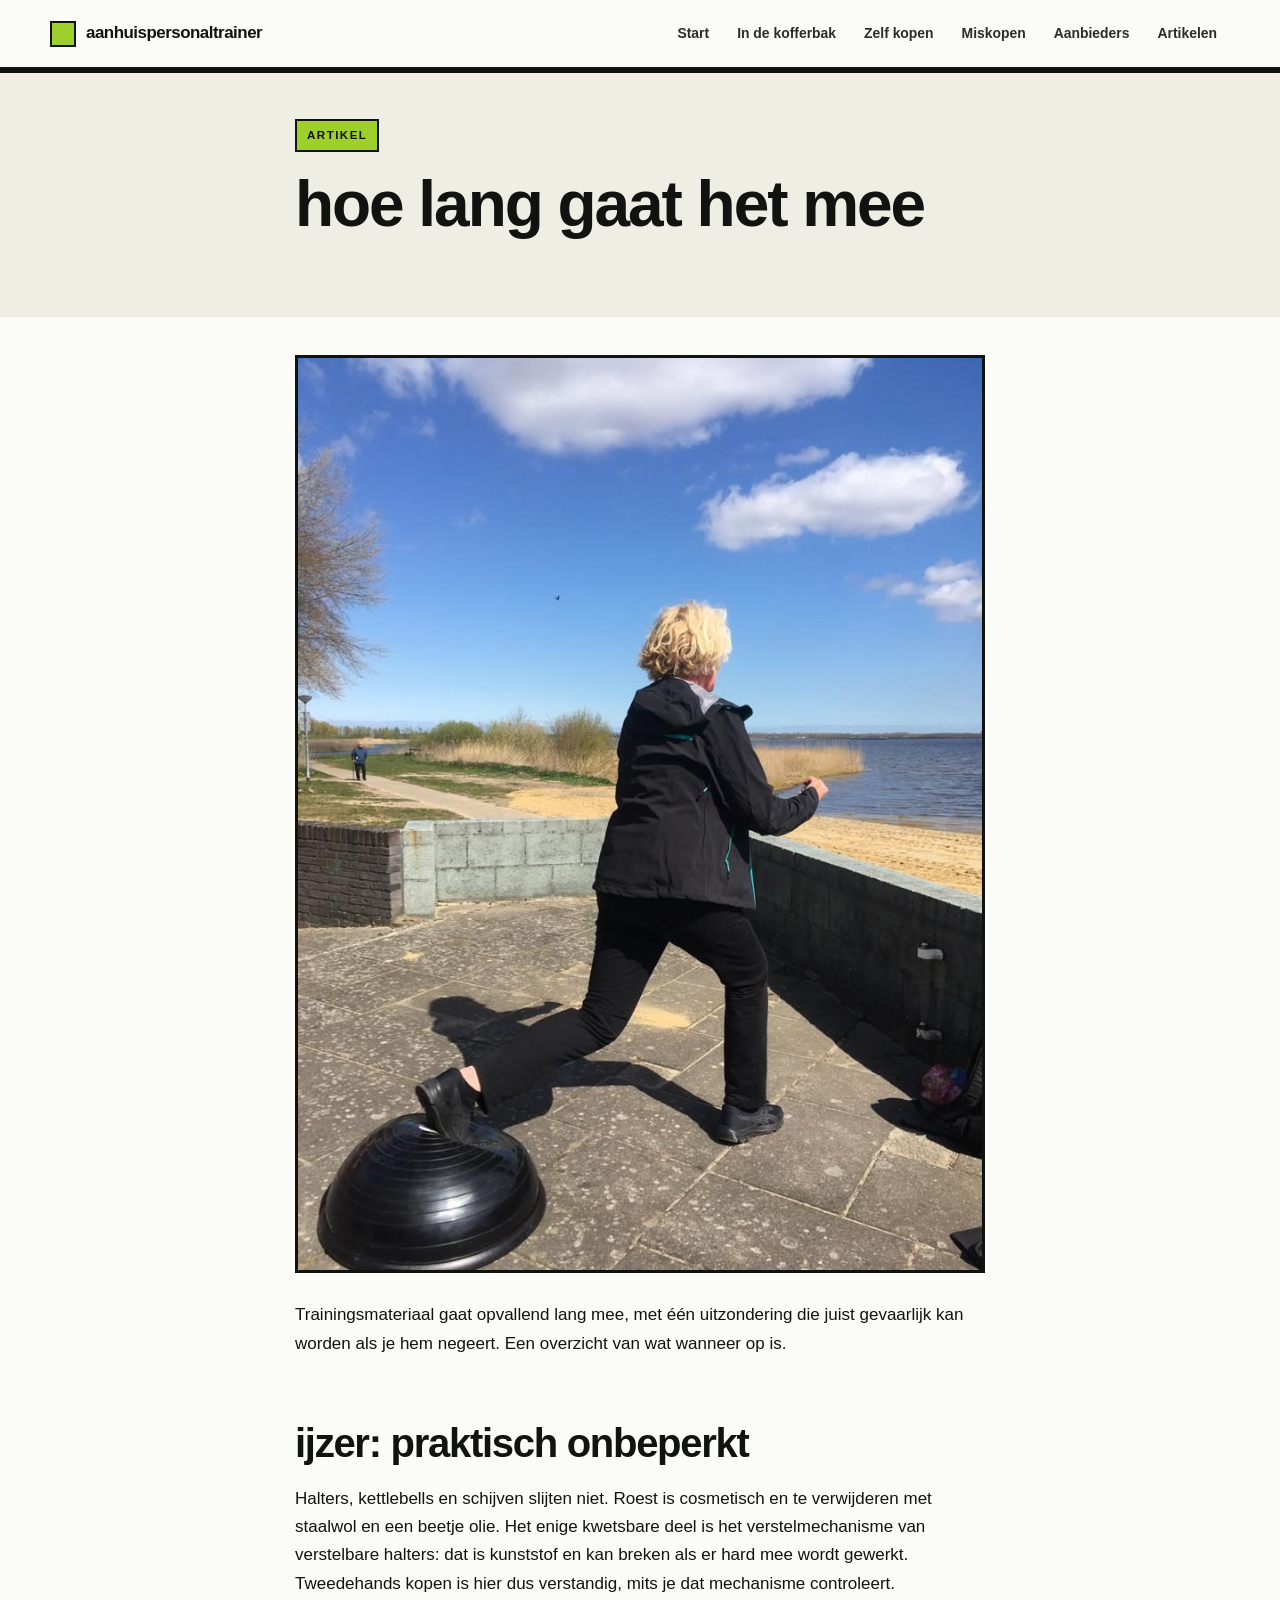
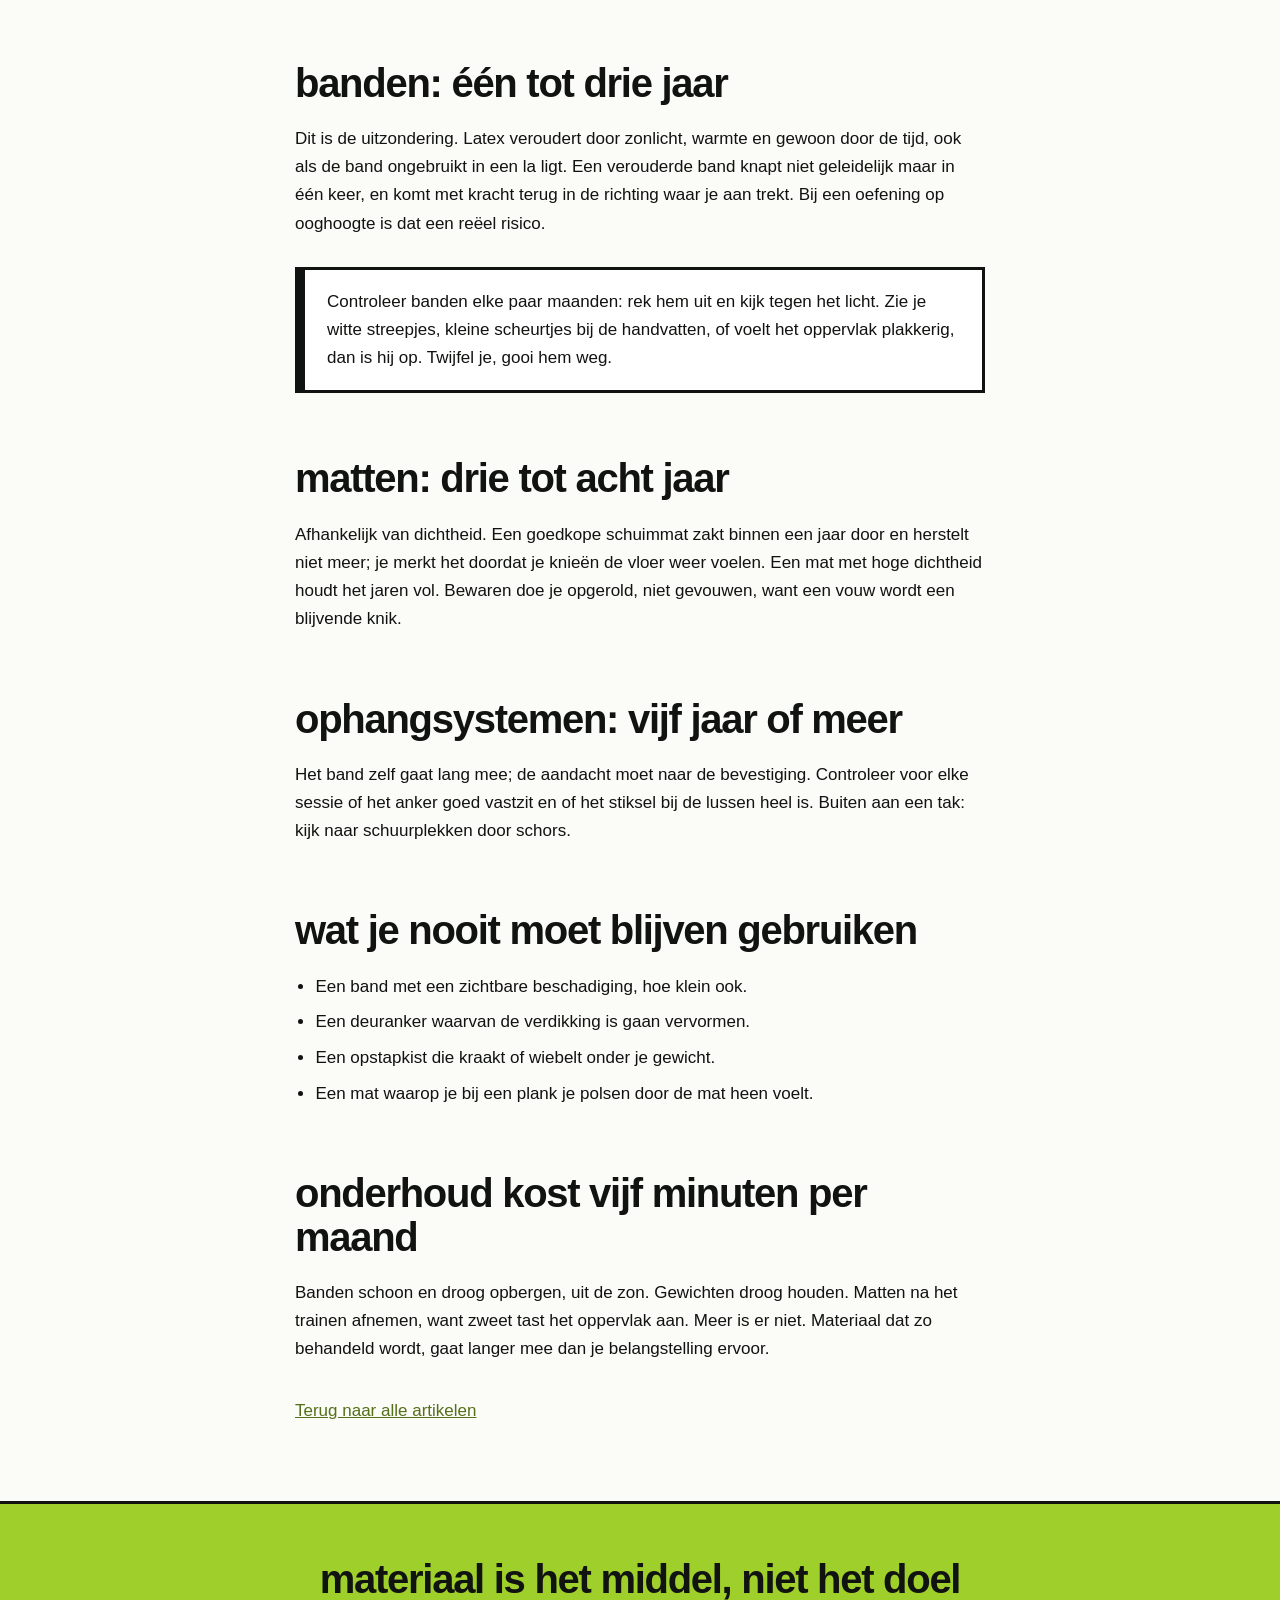
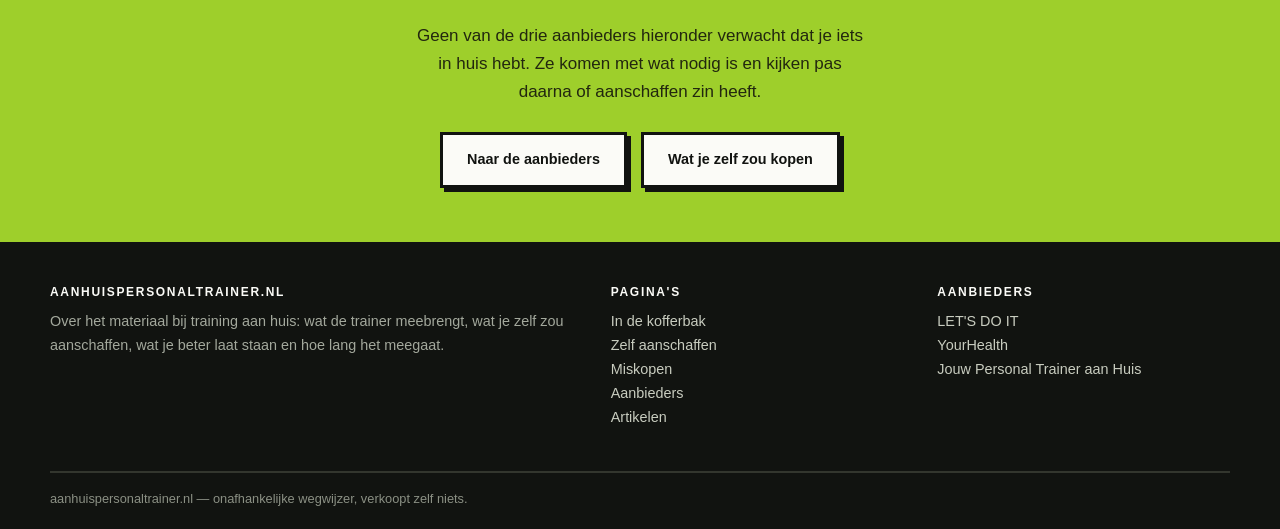
<file: hoe-lang-gaat-het-mee.html>
<!DOCTYPE html>
<html lang="nl">
<head>
<meta charset="utf-8">
<meta name="viewport" content="width=device-width,initial-scale=1">
<title>Hoe lang gaat het mee | aanhuispersonaltrainer.nl</title>
<meta name="description" content="Levensduur per soort trainingsmateriaal, en waaraan je ziet dat een band, mat of ophangsysteem vervangen moet worden.">
<link rel="canonical" href="https://aanhuispersonaltrainer.nl/hoe-lang-gaat-het-mee">
<link rel="stylesheet" href="catalogus.css">

</head>
<body>

<header class="g-balk">
  <div class="g-baan g-balk__in">
    <a class="g-merk" href="/"><i></i>aanhuispersonaltrainer</a>
    <nav class="g-nav"><a href="/">Start</a><a href="wat-neemt-de-trainer-mee">In de kofferbak</a><a href="zelf-aanschaffen">Zelf kopen</a><a href="de-miskopen">Miskopen</a><a href="aanbieders">Aanbieders</a><a href="artikelen">Artikelen</a></nav>
  </div>
</header>


<main>
<section class="g-stukkop">
  <div class="g-baan g-smal">
    <span class="g-etiket">artikel</span>
    <h1>Hoe lang gaat het mee</h1>
  </div>
</section>
<section class="g-tekst">
  <div class="g-baan g-smal">
    <img src="balanstrainer.jpg" alt="Vrouw traint op een balanstrainer" style="border:3px solid #111310;margin-bottom:28px" loading="lazy">
    
<p>Trainingsmateriaal gaat opvallend lang mee, met één uitzondering die juist gevaarlijk kan worden als je hem negeert. Een overzicht van wat wanneer op is.</p>

<h2>IJzer: praktisch onbeperkt</h2>
<p>Halters, kettlebells en schijven slijten niet. Roest is cosmetisch en te verwijderen met staalwol en een beetje olie. Het enige kwetsbare deel is het verstelmechanisme van verstelbare halters: dat is kunststof en kan breken als er hard mee wordt gewerkt. Tweedehands kopen is hier dus verstandig, mits je dat mechanisme controleert.</p>

<h2>Banden: één tot drie jaar</h2>
<p>Dit is de uitzondering. Latex veroudert door zonlicht, warmte en gewoon door de tijd, ook als de band ongebruikt in een la ligt. Een verouderde band knapt niet geleidelijk maar in één keer, en komt met kracht terug in de richting waar je aan trekt. Bij een oefening op ooghoogte is dat een reëel risico.</p>

<div class="g-uitlicht">
  <p>Controleer banden elke paar maanden: rek hem uit en kijk tegen het licht. Zie je witte streepjes, kleine scheurtjes bij de handvatten, of voelt het oppervlak plakkerig, dan is hij op. Twijfel je, gooi hem weg.</p>
</div>

<h2>Matten: drie tot acht jaar</h2>
<p>Afhankelijk van dichtheid. Een goedkope schuimmat zakt binnen een jaar door en herstelt niet meer; je merkt het doordat je knieën de vloer weer voelen. Een mat met hoge dichtheid houdt het jaren vol. Bewaren doe je opgerold, niet gevouwen, want een vouw wordt een blijvende knik.</p>

<h2>Ophangsystemen: vijf jaar of meer</h2>
<p>Het band zelf gaat lang mee; de aandacht moet naar de bevestiging. Controleer voor elke sessie of het anker goed vastzit en of het stiksel bij de lussen heel is. Buiten aan een tak: kijk naar schuurplekken door schors.</p>

<h2>Wat je nooit moet blijven gebruiken</h2>
<ul>
  <li>Een band met een zichtbare beschadiging, hoe klein ook.</li>
  <li>Een deuranker waarvan de verdikking is gaan vervormen.</li>
  <li>Een opstapkist die kraakt of wiebelt onder je gewicht.</li>
  <li>Een mat waarop je bij een plank je polsen door de mat heen voelt.</li>
</ul>

<h2>Onderhoud kost vijf minuten per maand</h2>
<p>Banden schoon en droog opbergen, uit de zon. Gewichten droog houden. Matten na het trainen afnemen, want zweet tast het oppervlak aan. Meer is er niet. Materiaal dat zo behandeld wordt, gaat langer mee dan je belangstelling ervoor.</p>

    <p style="margin-top:2em"><a href="artikelen">Terug naar alle artikelen</a></p>
  </div>
</section>
</main>


<section class="g-slot">
  <div class="g-baan">
    <h2>materiaal is het middel, niet het doel</h2>
    <p>Geen van de drie aanbieders hieronder verwacht dat je iets in huis hebt. Ze komen met wat nodig is en kijken pas daarna of aanschaffen zin heeft.</p>
    <div class="g-knoppen" style="justify-content:center">
      <a class="g-knop g-knop--leeg" href="aanbieders">Naar de aanbieders</a>
      <a class="g-knop g-knop--leeg" href="zelf-aanschaffen">Wat je zelf zou kopen</a>
    </div>
  </div>
</section>

<footer class="g-voet">
  <div class="g-baan">
    <div class="g-voet__kol">
      <div>
        <h4>aanhuispersonaltrainer.nl</h4>
        <p>Over het materiaal bij training aan huis: wat de trainer meebrengt, wat je zelf zou aanschaffen, wat je beter laat staan en hoe lang het meegaat.</p>
      </div>
      <div>
        <h4>Pagina's</h4>
        <p><a href="wat-neemt-de-trainer-mee">In de kofferbak</a><br>
        <a href="zelf-aanschaffen">Zelf aanschaffen</a><br>
        <a href="de-miskopen">Miskopen</a><br>
        <a href="aanbieders">Aanbieders</a><br>
        <a href="artikelen">Artikelen</a></p>
      </div>
      <div>
        <h4>Aanbieders</h4>
        <p><a href="https://letsdoitpt.nl/" rel="noopener">LET'S DO IT</a><br>
        <a href="https://yourhealthpt.nl/" rel="noopener">YourHealth</a><br>
        <a href="https://www.jouwpersonaltraineraanhuis.nl/" rel="noopener">Jouw Personal Trainer aan Huis</a></p>
      </div>
    </div>
    <div class="g-voet__slot">aanhuispersonaltrainer.nl — onafhankelijke wegwijzer, verkoopt zelf niets.</div>
  </div>
</footer>

</body>
</html>
</file>
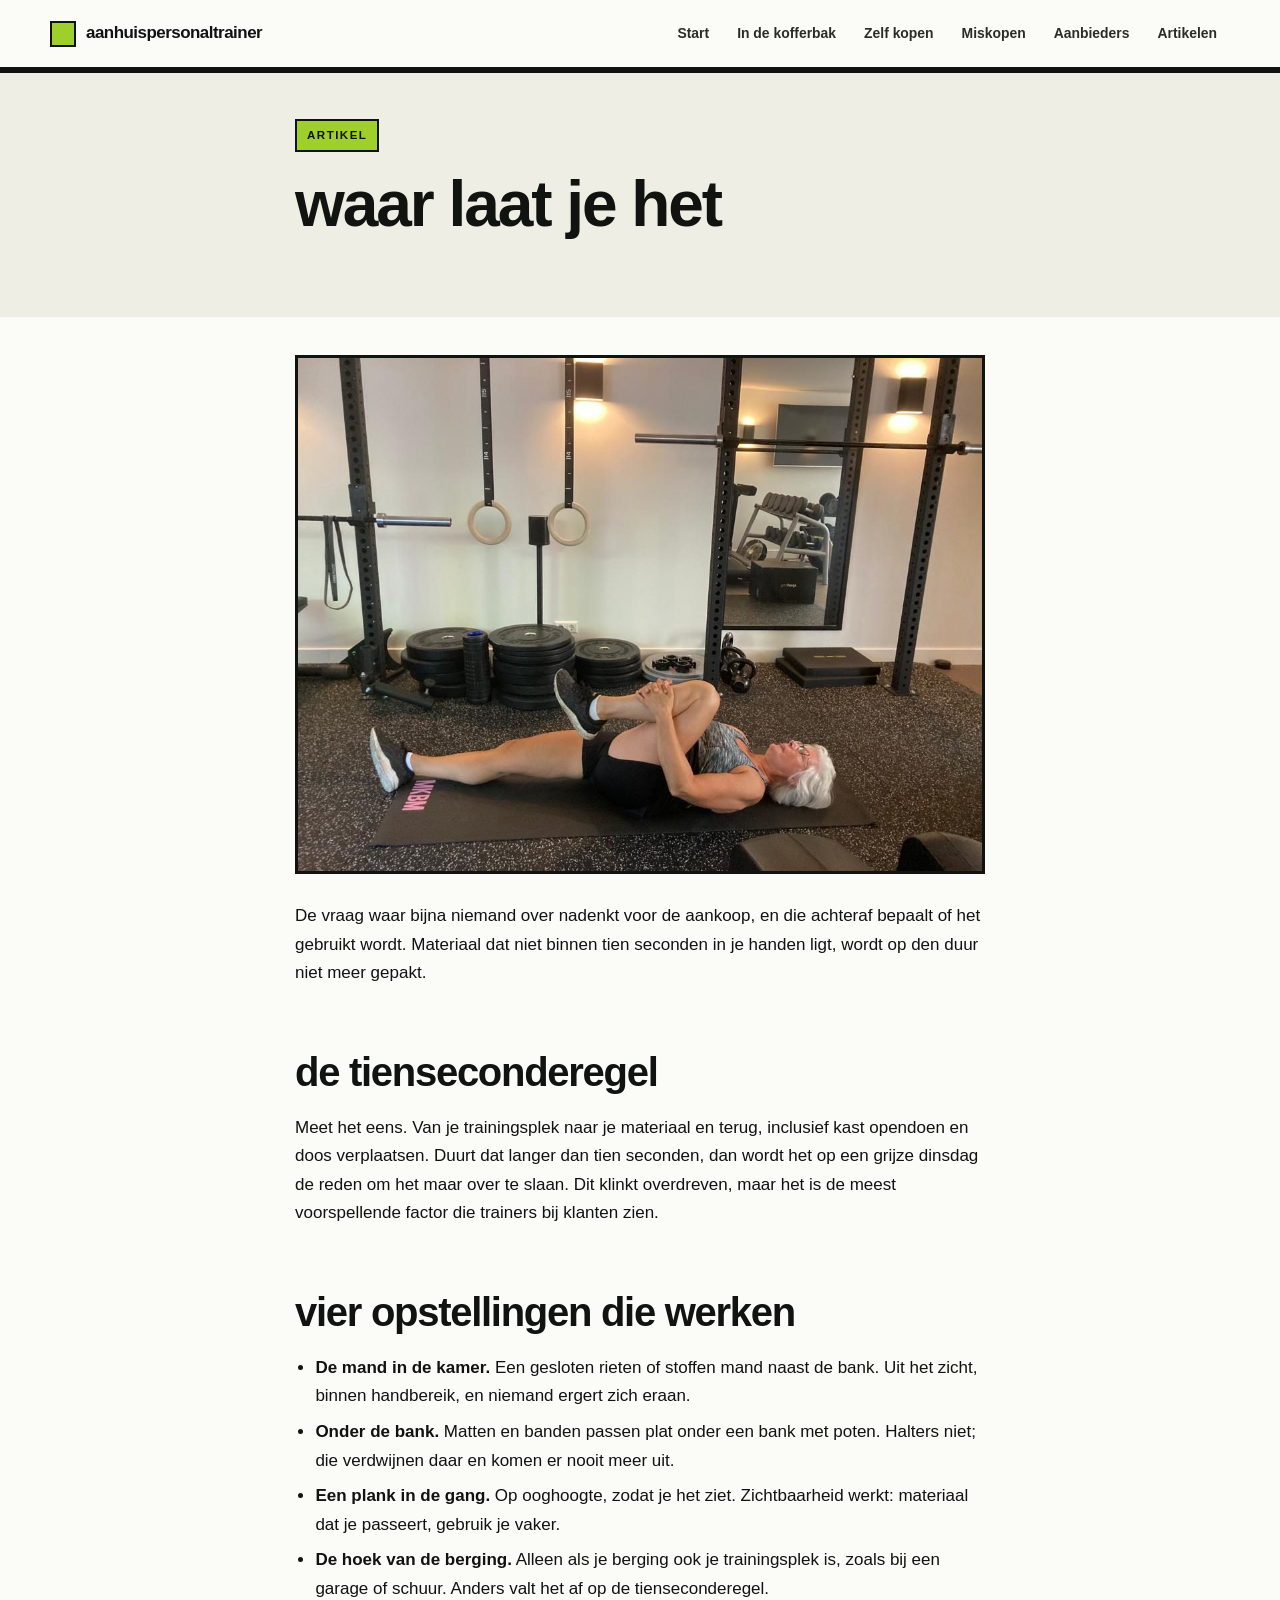
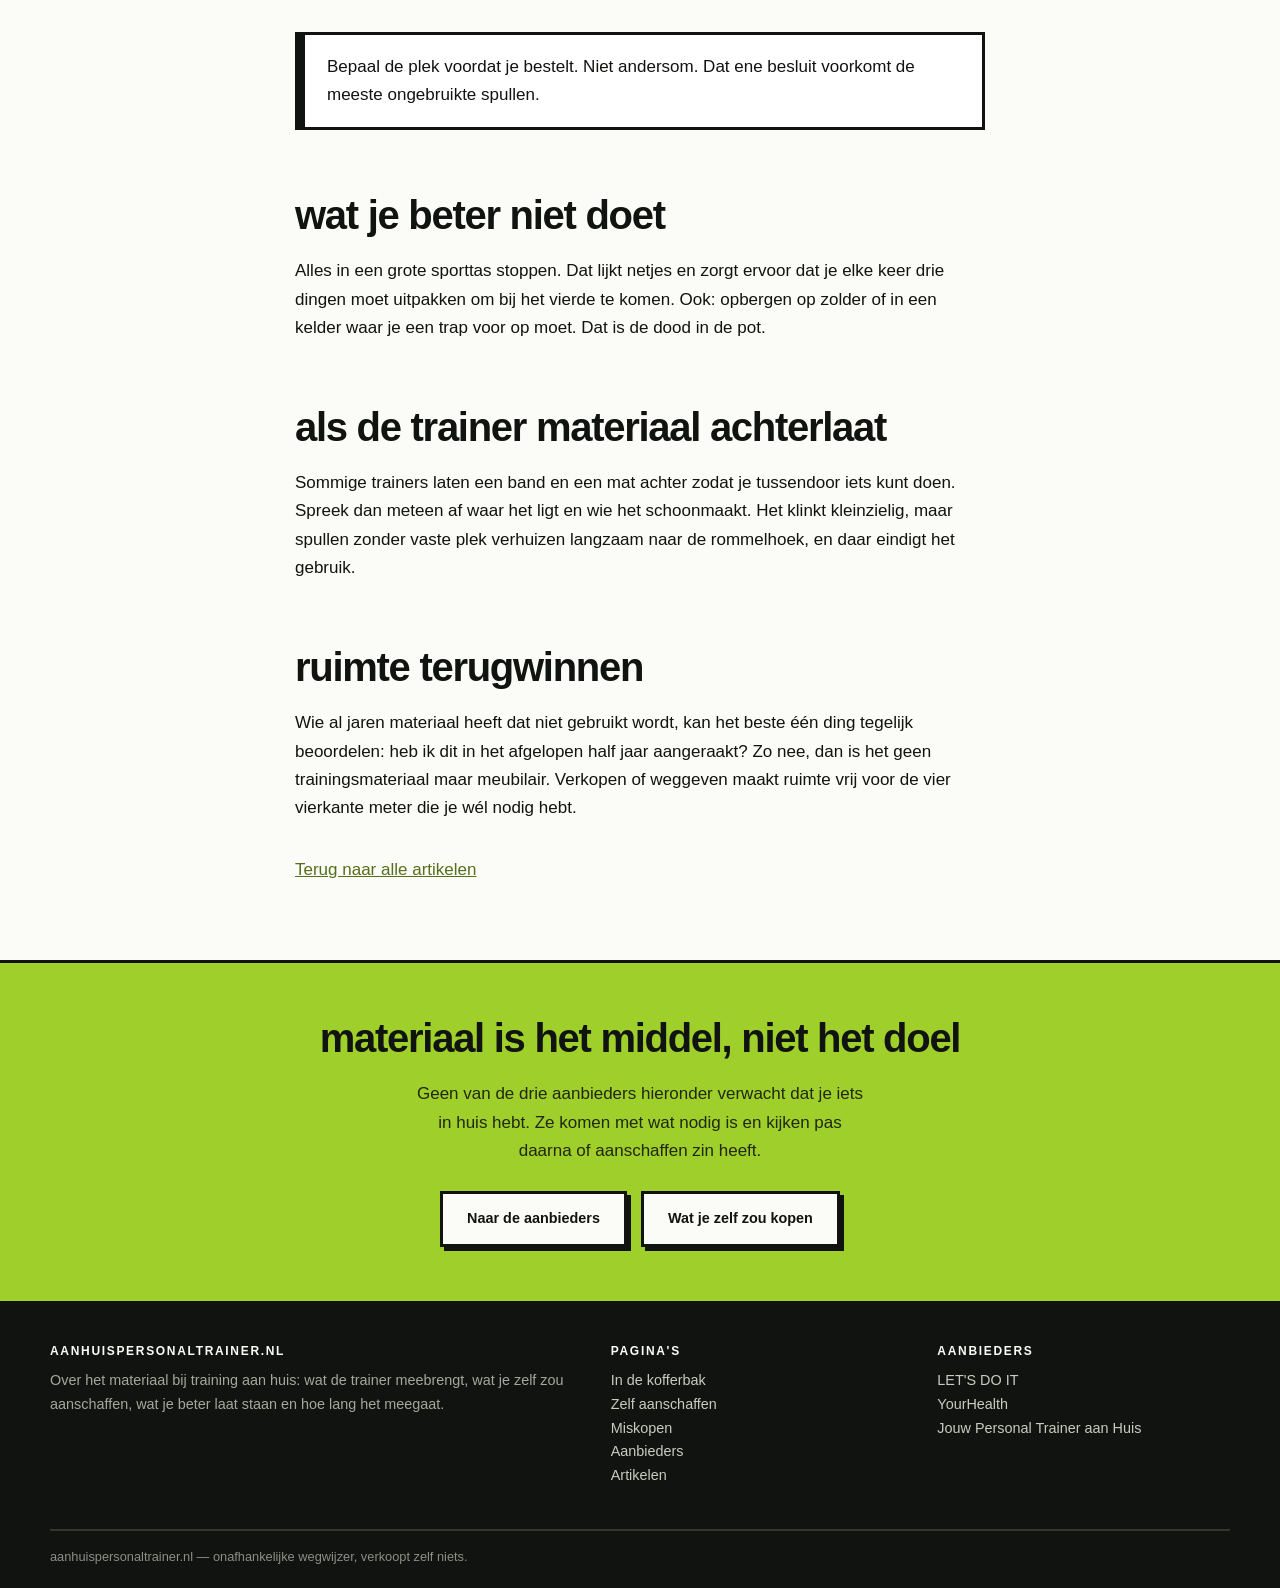
<file: opbergen-en-opruimen.html>
<!DOCTYPE html>
<html lang="nl">
<head>
<meta charset="utf-8">
<meta name="viewport" content="width=device-width,initial-scale=1">
<title>Waar laat je het | aanhuispersonaltrainer.nl</title>
<meta name="description" content="Opbergen bepaalt of trainingsmateriaal gebruikt wordt of stof vangt. Vier oplossingen die in een gewoon huis werken.">
<link rel="canonical" href="https://aanhuispersonaltrainer.nl/opbergen-en-opruimen">
<link rel="stylesheet" href="catalogus.css">

</head>
<body>

<header class="g-balk">
  <div class="g-baan g-balk__in">
    <a class="g-merk" href="/"><i></i>aanhuispersonaltrainer</a>
    <nav class="g-nav"><a href="/">Start</a><a href="wat-neemt-de-trainer-mee">In de kofferbak</a><a href="zelf-aanschaffen">Zelf kopen</a><a href="de-miskopen">Miskopen</a><a href="aanbieders">Aanbieders</a><a href="artikelen">Artikelen</a></nav>
  </div>
</header>


<main>
<section class="g-stukkop">
  <div class="g-baan g-smal">
    <span class="g-etiket">artikel</span>
    <h1>Waar laat je het</h1>
  </div>
</section>
<section class="g-tekst">
  <div class="g-baan g-smal">
    <img src="studiovloer.jpg" alt="Trainingsvloer met gewichten en rek" style="border:3px solid #111310;margin-bottom:28px" loading="lazy">
    
<p>De vraag waar bijna niemand over nadenkt voor de aankoop, en die achteraf bepaalt of het gebruikt wordt. Materiaal dat niet binnen tien seconden in je handen ligt, wordt op den duur niet meer gepakt.</p>

<h2>De tienseconderegel</h2>
<p>Meet het eens. Van je trainingsplek naar je materiaal en terug, inclusief kast opendoen en doos verplaatsen. Duurt dat langer dan tien seconden, dan wordt het op een grijze dinsdag de reden om het maar over te slaan. Dit klinkt overdreven, maar het is de meest voorspellende factor die trainers bij klanten zien.</p>

<h2>Vier opstellingen die werken</h2>
<ul>
  <li><strong>De mand in de kamer.</strong> Een gesloten rieten of stoffen mand naast de bank. Uit het zicht, binnen handbereik, en niemand ergert zich eraan.</li>
  <li><strong>Onder de bank.</strong> Matten en banden passen plat onder een bank met poten. Halters niet; die verdwijnen daar en komen er nooit meer uit.</li>
  <li><strong>Een plank in de gang.</strong> Op ooghoogte, zodat je het ziet. Zichtbaarheid werkt: materiaal dat je passeert, gebruik je vaker.</li>
  <li><strong>De hoek van de berging.</strong> Alleen als je berging ook je trainingsplek is, zoals bij een garage of schuur. Anders valt het af op de tienseconderegel.</li>
</ul>

<div class="g-uitlicht">
  <p>Bepaal de plek voordat je bestelt. Niet andersom. Dat ene besluit voorkomt de meeste ongebruikte spullen.</p>
</div>

<h2>Wat je beter niet doet</h2>
<p>Alles in een grote sporttas stoppen. Dat lijkt netjes en zorgt ervoor dat je elke keer drie dingen moet uitpakken om bij het vierde te komen. Ook: opbergen op zolder of in een kelder waar je een trap voor op moet. Dat is de dood in de pot.</p>

<h2>Als de trainer materiaal achterlaat</h2>
<p>Sommige trainers laten een band en een mat achter zodat je tussendoor iets kunt doen. Spreek dan meteen af waar het ligt en wie het schoonmaakt. Het klinkt kleinzielig, maar spullen zonder vaste plek verhuizen langzaam naar de rommelhoek, en daar eindigt het gebruik.</p>

<h2>Ruimte terugwinnen</h2>
<p>Wie al jaren materiaal heeft dat niet gebruikt wordt, kan het beste één ding tegelijk beoordelen: heb ik dit in het afgelopen half jaar aangeraakt? Zo nee, dan is het geen trainingsmateriaal maar meubilair. Verkopen of weggeven maakt ruimte vrij voor de vier vierkante meter die je wél nodig hebt.</p>

    <p style="margin-top:2em"><a href="artikelen">Terug naar alle artikelen</a></p>
  </div>
</section>
</main>


<section class="g-slot">
  <div class="g-baan">
    <h2>materiaal is het middel, niet het doel</h2>
    <p>Geen van de drie aanbieders hieronder verwacht dat je iets in huis hebt. Ze komen met wat nodig is en kijken pas daarna of aanschaffen zin heeft.</p>
    <div class="g-knoppen" style="justify-content:center">
      <a class="g-knop g-knop--leeg" href="aanbieders">Naar de aanbieders</a>
      <a class="g-knop g-knop--leeg" href="zelf-aanschaffen">Wat je zelf zou kopen</a>
    </div>
  </div>
</section>

<footer class="g-voet">
  <div class="g-baan">
    <div class="g-voet__kol">
      <div>
        <h4>aanhuispersonaltrainer.nl</h4>
        <p>Over het materiaal bij training aan huis: wat de trainer meebrengt, wat je zelf zou aanschaffen, wat je beter laat staan en hoe lang het meegaat.</p>
      </div>
      <div>
        <h4>Pagina's</h4>
        <p><a href="wat-neemt-de-trainer-mee">In de kofferbak</a><br>
        <a href="zelf-aanschaffen">Zelf aanschaffen</a><br>
        <a href="de-miskopen">Miskopen</a><br>
        <a href="aanbieders">Aanbieders</a><br>
        <a href="artikelen">Artikelen</a></p>
      </div>
      <div>
        <h4>Aanbieders</h4>
        <p><a href="https://letsdoitpt.nl/" rel="noopener">LET'S DO IT</a><br>
        <a href="https://yourhealthpt.nl/" rel="noopener">YourHealth</a><br>
        <a href="https://www.jouwpersonaltraineraanhuis.nl/" rel="noopener">Jouw Personal Trainer aan Huis</a></p>
      </div>
    </div>
    <div class="g-voet__slot">aanhuispersonaltrainer.nl — onafhankelijke wegwijzer, verkoopt zelf niets.</div>
  </div>
</footer>

</body>
</html>
</file>
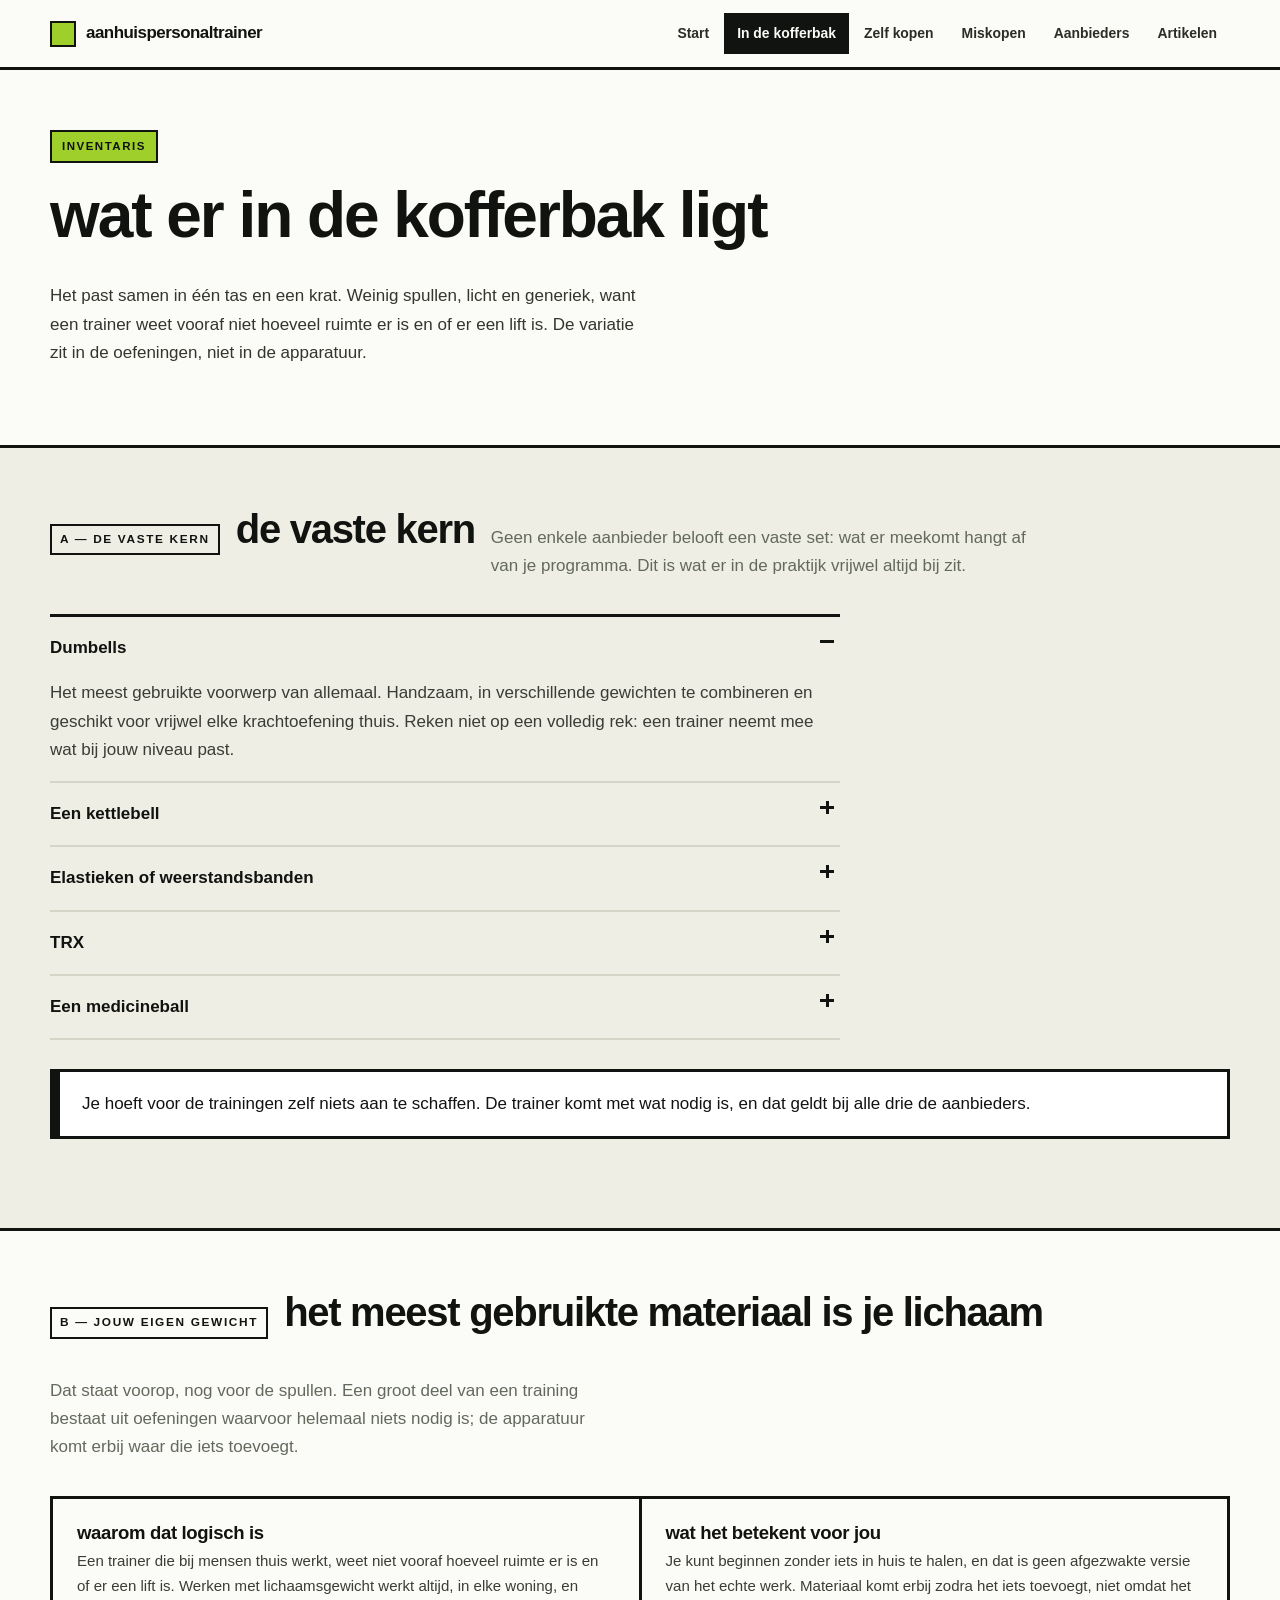
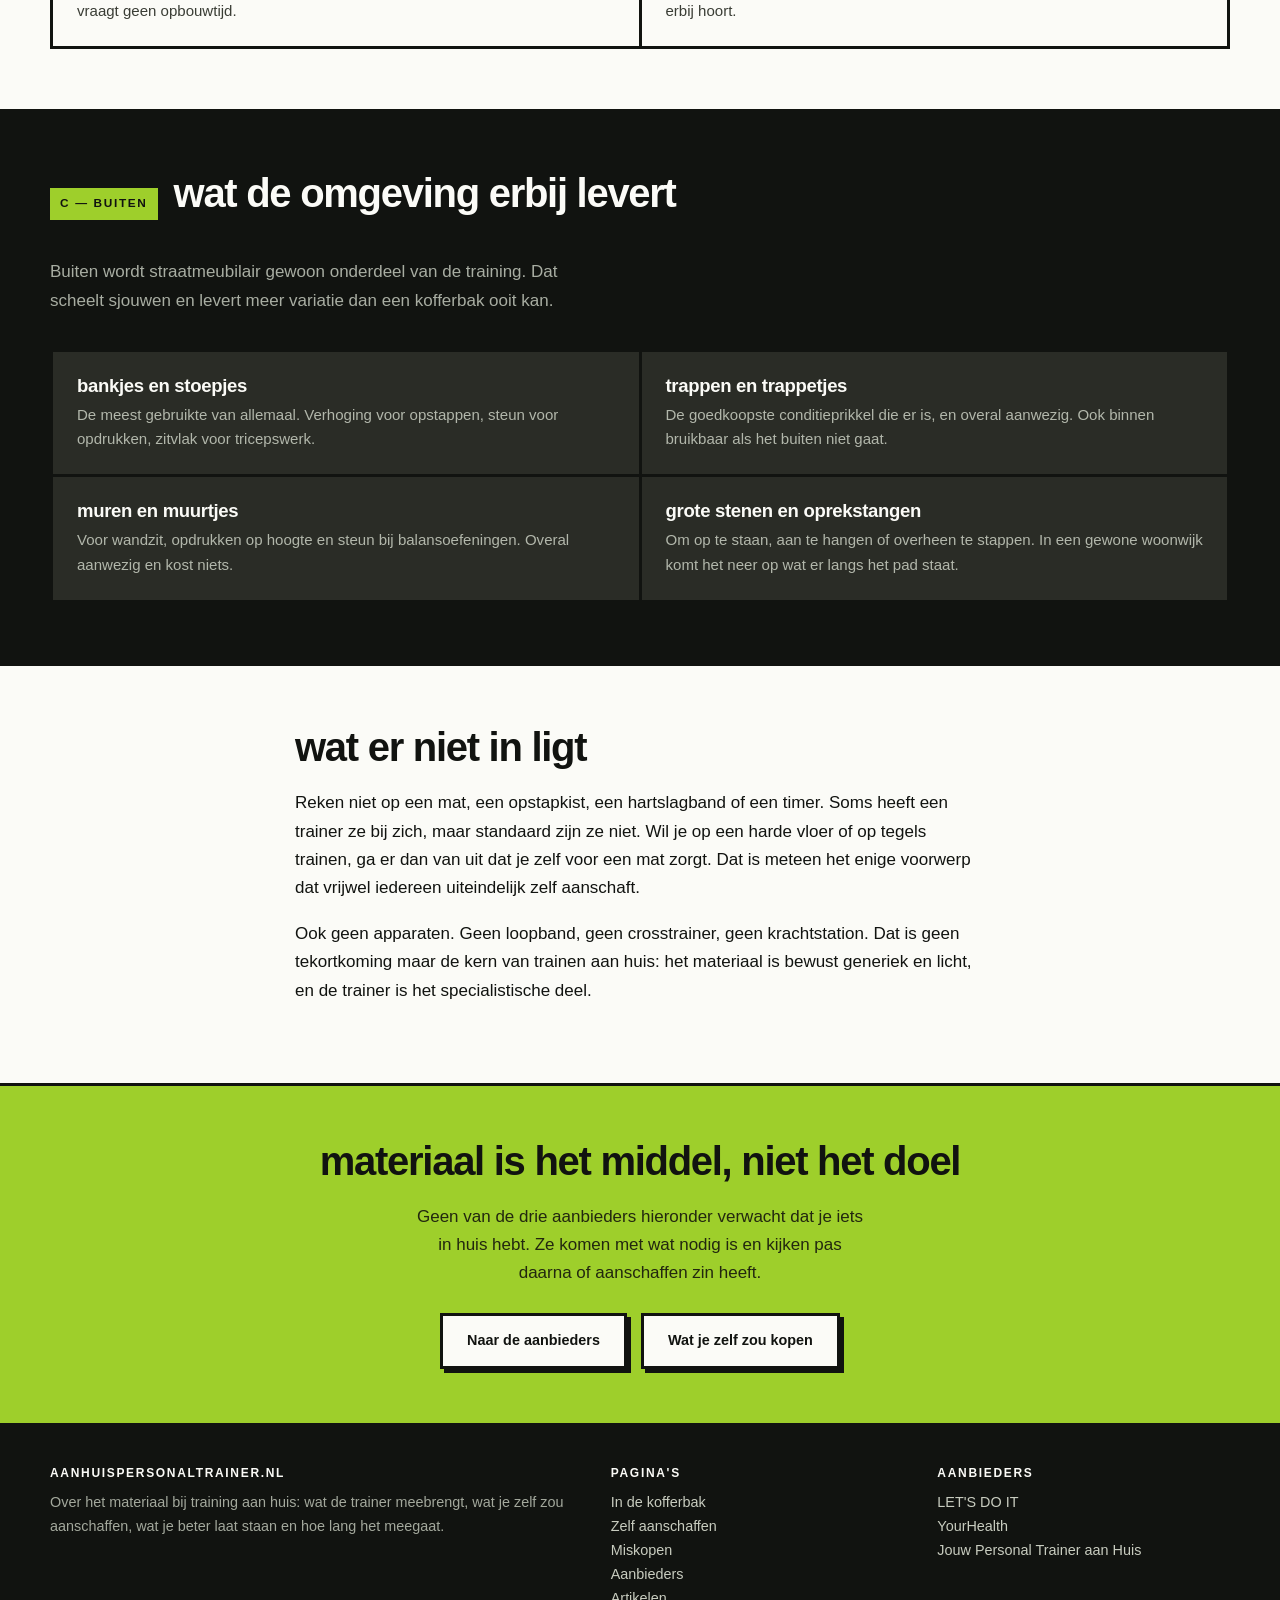
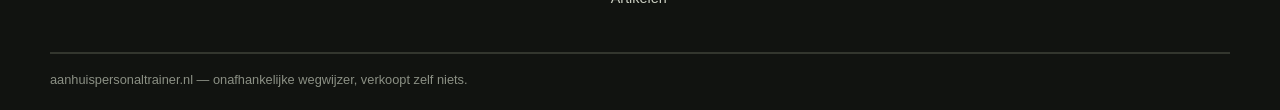
<file: wat-neemt-de-trainer-mee.html>
<!DOCTYPE html>
<html lang="nl">
<head>
<meta charset="utf-8">
<meta name="viewport" content="width=device-width,initial-scale=1">
<title>In de kofferbak | aanhuispersonaltrainer.nl</title>
<meta name="description" content="Welk materiaal een personal trainer aan huis meebrengt, wat de omgeving buiten daaraan toevoegt en wat er juist niet in de tas zit.">
<link rel="canonical" href="https://aanhuispersonaltrainer.nl/wat-neemt-de-trainer-mee">
<link rel="stylesheet" href="catalogus.css">

</head>
<body>

<header class="g-balk">
  <div class="g-baan g-balk__in">
    <a class="g-merk" href="/"><i></i>aanhuispersonaltrainer</a>
    <nav class="g-nav"><a href="/">Start</a><a href="wat-neemt-de-trainer-mee" aria-current="page">In de kofferbak</a><a href="zelf-aanschaffen">Zelf kopen</a><a href="de-miskopen">Miskopen</a><a href="aanbieders">Aanbieders</a><a href="artikelen">Artikelen</a></nav>
  </div>
</header>


<main>
<section class="g-vak" style="border-top:0">
  <div class="g-baan">
    <span class="g-etiket">inventaris</span>
    <h1>wat er in de kofferbak ligt</h1>
    <p style="max-width:64ch;color:#33362e">Het past samen in één tas en een krat. Weinig spullen, licht en generiek, want een trainer weet vooraf niet hoeveel ruimte er is en of er een lift is. De variatie zit in de oefeningen, niet in de apparatuur.</p>
  </div>
</section>

<section class="g-vak g-vak--warm">
  <div class="g-baan">
    <div class="g-titel"><span class="g-titel__nr">A — DE VASTE KERN</span><h2>de vaste kern</h2>
    <p>Geen enkele aanbieder belooft een vaste set: wat er meekomt hangt af van je programma. Dit is wat er in de praktijk vrijwel altijd bij zit.</p></div>
    <div class="g-vragen">
      <details open><summary>Dumbells</summary><p>Het meest gebruikte voorwerp van allemaal. Handzaam, in verschillende gewichten te combineren en geschikt voor vrijwel elke krachtoefening thuis. Reken niet op een volledig rek: een trainer neemt mee wat bij jouw niveau past.</p></details>
      <details><summary>Een kettlebell</summary><p>Voor zwaaibewegingen, dragen en alles waarbij het gewicht buiten je lichaam hangt. Doet werk dat met losse dumbells onhandig wordt, en één exemplaar volstaat meestal.</p></details>
      <details><summary>Elastieken of weerstandsbanden</summary><p>Twee namen voor hetzelfde. Licht, klein, en de enige praktische manier om thuis trekbewegingen te doen zonder rek of kabelstation.</p></details>
      <details><summary>TRX</summary><p>Een ophangsysteem met lussen. Je regelt de zwaarte door je voeten te verzetten, wat het bruikbaar maakt van beginner tot gevorderd. Vraagt wel een deugdelijk bevestigingspunt.</p></details>
      <details><summary>Een medicineball</summary><p>Voor werpen, vangen en draaien; buiten handiger dan binnen, want er moet iets zijn om tegenaan te gooien.</p></details>
    </div>
    <div class="g-uitlicht">
      <p>Je hoeft voor de trainingen zelf niets aan te schaffen. De trainer komt met wat nodig is, en dat geldt bij alle drie de aanbieders.</p>
    </div>
  </div>
</section>

<section class="g-vak">
  <div class="g-baan">
    <div class="g-titel"><span class="g-titel__nr">B — JOUW EIGEN GEWICHT</span><h2>het meest gebruikte materiaal is je lichaam</h2>
    <p>Dat staat voorop, nog voor de spullen. Een groot deel van een training bestaat uit oefeningen waarvoor helemaal niets nodig is; de apparatuur komt erbij waar die iets toevoegt.</p></div>
    <div class="g-blokken">
      <div class="g-blok"><h3>waarom dat logisch is</h3><p>Een trainer die bij mensen thuis werkt, weet niet vooraf hoeveel ruimte er is en of er een lift is. Werken met lichaamsgewicht werkt altijd, in elke woning, en vraagt geen opbouwtijd.</p></div>
      <div class="g-blok"><h3>wat het betekent voor jou</h3><p>Je kunt beginnen zonder iets in huis te halen, en dat is geen afgezwakte versie van het echte werk. Materiaal komt erbij zodra het iets toevoegt, niet omdat het erbij hoort.</p></div>
    </div>
  </div>
</section>

<section class="g-vak g-vak--zwart">
  <div class="g-baan">
    <div class="g-titel"><span class="g-titel__nr" style="background:#9ecf2b;color:#111310">C — BUITEN</span><h2>wat de omgeving erbij levert</h2>
    <p>Buiten wordt straatmeubilair gewoon onderdeel van de training. Dat scheelt sjouwen en levert meer variatie dan een kofferbak ooit kan.</p></div>
    <div class="g-blokken">
      <div class="g-blok"><h3>bankjes en stoepjes</h3><p>De meest gebruikte van allemaal. Verhoging voor opstappen, steun voor opdrukken, zitvlak voor tricepswerk.</p></div>
      <div class="g-blok"><h3>trappen en trappetjes</h3><p>De goedkoopste conditieprikkel die er is, en overal aanwezig. Ook binnen bruikbaar als het buiten niet gaat.</p></div>
      <div class="g-blok"><h3>muren en muurtjes</h3><p>Voor wandzit, opdrukken op hoogte en steun bij balansoefeningen. Overal aanwezig en kost niets.</p></div>
      <div class="g-blok"><h3>grote stenen en oprekstangen</h3><p>Om op te staan, aan te hangen of overheen te stappen. In een gewone woonwijk komt het neer op wat er langs het pad staat.</p></div>
    </div>
  </div>
</section>

<section class="g-vak">
  <div class="g-baan g-smal">
    <h2>wat er niet in ligt</h2>
    <p>Reken niet op een mat, een opstapkist, een hartslagband of een timer. Soms heeft een trainer ze bij zich, maar standaard zijn ze niet. Wil je op een harde vloer of op tegels trainen, ga er dan van uit dat je zelf voor een mat zorgt. Dat is meteen het enige voorwerp dat vrijwel iedereen uiteindelijk zelf aanschaft.</p>
    <p>Ook geen apparaten. Geen loopband, geen crosstrainer, geen krachtstation. Dat is geen tekortkoming maar de kern van trainen aan huis: het materiaal is bewust generiek en licht, en de trainer is het specialistische deel.</p>
  </div>
</section>
</main>


<section class="g-slot">
  <div class="g-baan">
    <h2>materiaal is het middel, niet het doel</h2>
    <p>Geen van de drie aanbieders hieronder verwacht dat je iets in huis hebt. Ze komen met wat nodig is en kijken pas daarna of aanschaffen zin heeft.</p>
    <div class="g-knoppen" style="justify-content:center">
      <a class="g-knop g-knop--leeg" href="aanbieders">Naar de aanbieders</a>
      <a class="g-knop g-knop--leeg" href="zelf-aanschaffen">Wat je zelf zou kopen</a>
    </div>
  </div>
</section>

<footer class="g-voet">
  <div class="g-baan">
    <div class="g-voet__kol">
      <div>
        <h4>aanhuispersonaltrainer.nl</h4>
        <p>Over het materiaal bij training aan huis: wat de trainer meebrengt, wat je zelf zou aanschaffen, wat je beter laat staan en hoe lang het meegaat.</p>
      </div>
      <div>
        <h4>Pagina's</h4>
        <p><a href="wat-neemt-de-trainer-mee">In de kofferbak</a><br>
        <a href="zelf-aanschaffen">Zelf aanschaffen</a><br>
        <a href="de-miskopen">Miskopen</a><br>
        <a href="aanbieders">Aanbieders</a><br>
        <a href="artikelen">Artikelen</a></p>
      </div>
      <div>
        <h4>Aanbieders</h4>
        <p><a href="https://letsdoitpt.nl/" rel="noopener">LET'S DO IT</a><br>
        <a href="https://yourhealthpt.nl/" rel="noopener">YourHealth</a><br>
        <a href="https://www.jouwpersonaltraineraanhuis.nl/" rel="noopener">Jouw Personal Trainer aan Huis</a></p>
      </div>
    </div>
    <div class="g-voet__slot">aanhuispersonaltrainer.nl — onafhankelijke wegwijzer, verkoopt zelf niets.</div>
  </div>
</footer>

</body>
</html>
</file>
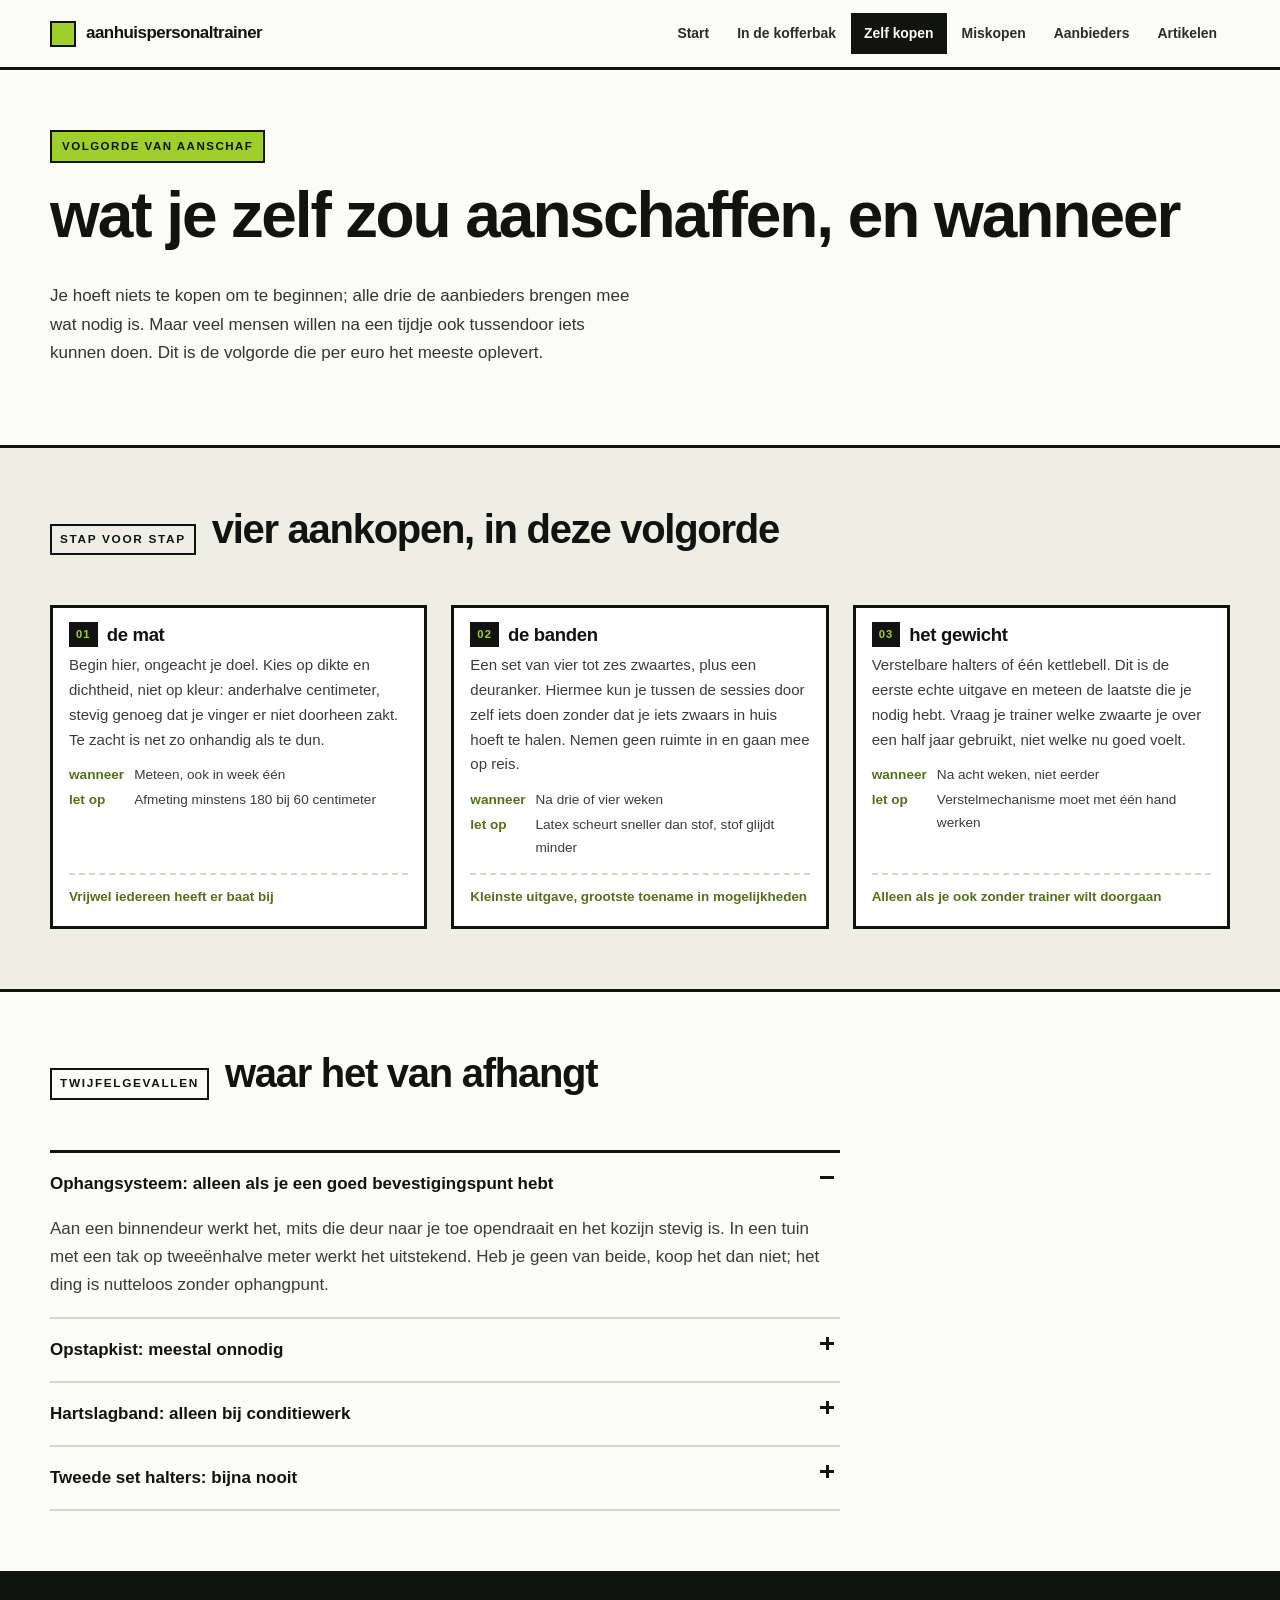
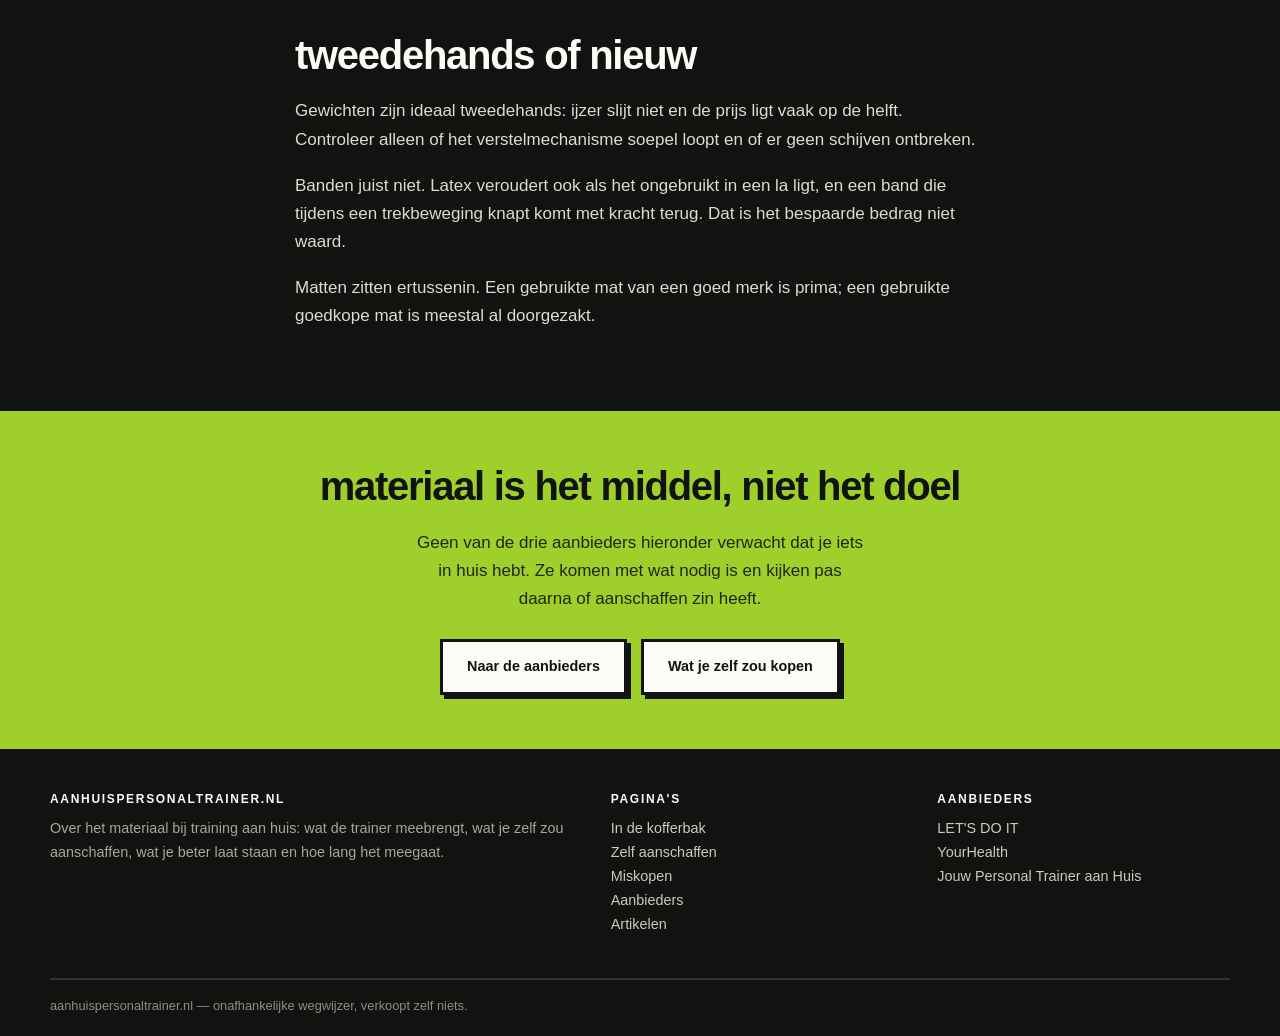
<file: zelf-aanschaffen.html>
<!DOCTYPE html>
<html lang="nl">
<head>
<meta charset="utf-8">
<meta name="viewport" content="width=device-width,initial-scale=1">
<title>Zelf aanschaffen | aanhuispersonaltrainer.nl</title>
<meta name="description" content="In welke volgorde je zelf trainingsmateriaal koopt, wanneer dat zinvol wordt en wat je beter tweedehands of juist nieuw haalt.">
<link rel="canonical" href="https://aanhuispersonaltrainer.nl/zelf-aanschaffen">
<link rel="stylesheet" href="catalogus.css">

</head>
<body>

<header class="g-balk">
  <div class="g-baan g-balk__in">
    <a class="g-merk" href="/"><i></i>aanhuispersonaltrainer</a>
    <nav class="g-nav"><a href="/">Start</a><a href="wat-neemt-de-trainer-mee">In de kofferbak</a><a href="zelf-aanschaffen" aria-current="page">Zelf kopen</a><a href="de-miskopen">Miskopen</a><a href="aanbieders">Aanbieders</a><a href="artikelen">Artikelen</a></nav>
  </div>
</header>


<main>
<section class="g-vak" style="border-top:0">
  <div class="g-baan">
    <span class="g-etiket">volgorde van aanschaf</span>
    <h1>wat je zelf zou aanschaffen, en wanneer</h1>
    <p style="max-width:62ch;color:#33362e">Je hoeft niets te kopen om te beginnen; alle drie de aanbieders brengen mee wat nodig is. Maar veel mensen willen na een tijdje ook tussendoor iets kunnen doen. Dit is de volgorde die per euro het meeste oplevert.</p>
  </div>
</section>

<section class="g-vak g-vak--warm">
  <div class="g-baan">
    <div class="g-titel"><span class="g-titel__nr">STAP VOOR STAP</span><h2>vier aankopen, in deze volgorde</h2></div>
    <div class="g-artikelen">
      <article class="g-artikel">
        <div class="g-artikel__kop"><span class="g-artikel__nr">01</span><h3 style="margin:0">de mat</h3></div>
        <div class="g-artikel__body">
          <p>Begin hier, ongeacht je doel. Kies op dikte en dichtheid, niet op kleur: anderhalve centimeter, stevig genoeg dat je vinger er niet doorheen zakt. Te zacht is net zo onhandig als te dun.</p>
          <dl><dt>wanneer</dt><dd>Meteen, ook in week één</dd><dt>let op</dt><dd>Afmeting minstens 180 bij 60 centimeter</dd></dl>
          <div class="g-oordeel g-oordeel--ja">Vrijwel iedereen heeft er baat bij</div>
        </div>
      </article>
      <article class="g-artikel">
        <div class="g-artikel__kop"><span class="g-artikel__nr">02</span><h3 style="margin:0">de banden</h3></div>
        <div class="g-artikel__body">
          <p>Een set van vier tot zes zwaartes, plus een deuranker. Hiermee kun je tussen de sessies door zelf iets doen zonder dat je iets zwaars in huis hoeft te halen. Nemen geen ruimte in en gaan mee op reis.</p>
          <dl><dt>wanneer</dt><dd>Na drie of vier weken</dd><dt>let op</dt><dd>Latex scheurt sneller dan stof, stof glijdt minder</dd></dl>
          <div class="g-oordeel g-oordeel--ja">Kleinste uitgave, grootste toename in mogelijkheden</div>
        </div>
      </article>
      <article class="g-artikel">
        <div class="g-artikel__kop"><span class="g-artikel__nr">03</span><h3 style="margin:0">het gewicht</h3></div>
        <div class="g-artikel__body">
          <p>Verstelbare halters of één kettlebell. Dit is de eerste echte uitgave en meteen de laatste die je nodig hebt. Vraag je trainer welke zwaarte je over een half jaar gebruikt, niet welke nu goed voelt.</p>
          <dl><dt>wanneer</dt><dd>Na acht weken, niet eerder</dd><dt>let op</dt><dd>Verstelmechanisme moet met één hand werken</dd></dl>
          <div class="g-oordeel g-oordeel--ja">Alleen als je ook zonder trainer wilt doorgaan</div>
        </div>
      </article>
    </div>
  </div>
</section>

<section class="g-vak">
  <div class="g-baan">
    <div class="g-titel"><span class="g-titel__nr">TWIJFELGEVALLEN</span><h2>waar het van afhangt</h2></div>
    <div class="g-vragen">
      <details open><summary>Ophangsysteem: alleen als je een goed bevestigingspunt hebt</summary><p>Aan een binnendeur werkt het, mits die deur naar je toe opendraait en het kozijn stevig is. In een tuin met een tak op tweeënhalve meter werkt het uitstekend. Heb je geen van beide, koop het dan niet; het ding is nutteloos zonder ophangpunt.</p></details>
      <details><summary>Opstapkist: meestal onnodig</summary><p>De onderste traptrede is even hoog, kost niets en staat er al. Alleen zinvol als je gelijkvloers woont zonder trap en veel opstapwerk in je programma zit.</p></details>
      <details><summary>Hartslagband: alleen bij conditiewerk</summary><p>Bij krachttraining zegt je hartslag weinig. Traint je op uithoudingsvermogen of moet je om medische redenen binnen een zone blijven, dan is een borstband nauwkeuriger dan een horloge.</p></details>
      <details><summary>Tweede set halters: bijna nooit</summary><p>Zodra je verstelbare halters hebt, is een tweede set zonde. Wil je zwaarder, dan koop je losse schijven bij, geen nieuwe set.</p></details>
    </div>
  </div>
</section>

<section class="g-vak g-vak--zwart">
  <div class="g-baan g-smal">
    <h2>tweedehands of nieuw</h2>
    <p>Gewichten zijn ideaal tweedehands: ijzer slijt niet en de prijs ligt vaak op de helft. Controleer alleen of het verstelmechanisme soepel loopt en of er geen schijven ontbreken.</p>
    <p>Banden juist niet. Latex veroudert ook als het ongebruikt in een la ligt, en een band die tijdens een trekbeweging knapt komt met kracht terug. Dat is het bespaarde bedrag niet waard.</p>
    <p>Matten zitten ertussenin. Een gebruikte mat van een goed merk is prima; een gebruikte goedkope mat is meestal al doorgezakt.</p>
  </div>
</section>
</main>


<section class="g-slot">
  <div class="g-baan">
    <h2>materiaal is het middel, niet het doel</h2>
    <p>Geen van de drie aanbieders hieronder verwacht dat je iets in huis hebt. Ze komen met wat nodig is en kijken pas daarna of aanschaffen zin heeft.</p>
    <div class="g-knoppen" style="justify-content:center">
      <a class="g-knop g-knop--leeg" href="aanbieders">Naar de aanbieders</a>
      <a class="g-knop g-knop--leeg" href="zelf-aanschaffen">Wat je zelf zou kopen</a>
    </div>
  </div>
</section>

<footer class="g-voet">
  <div class="g-baan">
    <div class="g-voet__kol">
      <div>
        <h4>aanhuispersonaltrainer.nl</h4>
        <p>Over het materiaal bij training aan huis: wat de trainer meebrengt, wat je zelf zou aanschaffen, wat je beter laat staan en hoe lang het meegaat.</p>
      </div>
      <div>
        <h4>Pagina's</h4>
        <p><a href="wat-neemt-de-trainer-mee">In de kofferbak</a><br>
        <a href="zelf-aanschaffen">Zelf aanschaffen</a><br>
        <a href="de-miskopen">Miskopen</a><br>
        <a href="aanbieders">Aanbieders</a><br>
        <a href="artikelen">Artikelen</a></p>
      </div>
      <div>
        <h4>Aanbieders</h4>
        <p><a href="https://letsdoitpt.nl/" rel="noopener">LET'S DO IT</a><br>
        <a href="https://yourhealthpt.nl/" rel="noopener">YourHealth</a><br>
        <a href="https://www.jouwpersonaltraineraanhuis.nl/" rel="noopener">Jouw Personal Trainer aan Huis</a></p>
      </div>
    </div>
    <div class="g-voet__slot">aanhuispersonaltrainer.nl — onafhankelijke wegwijzer, verkoopt zelf niets.</div>
  </div>
</footer>

</body>
</html>
</file>
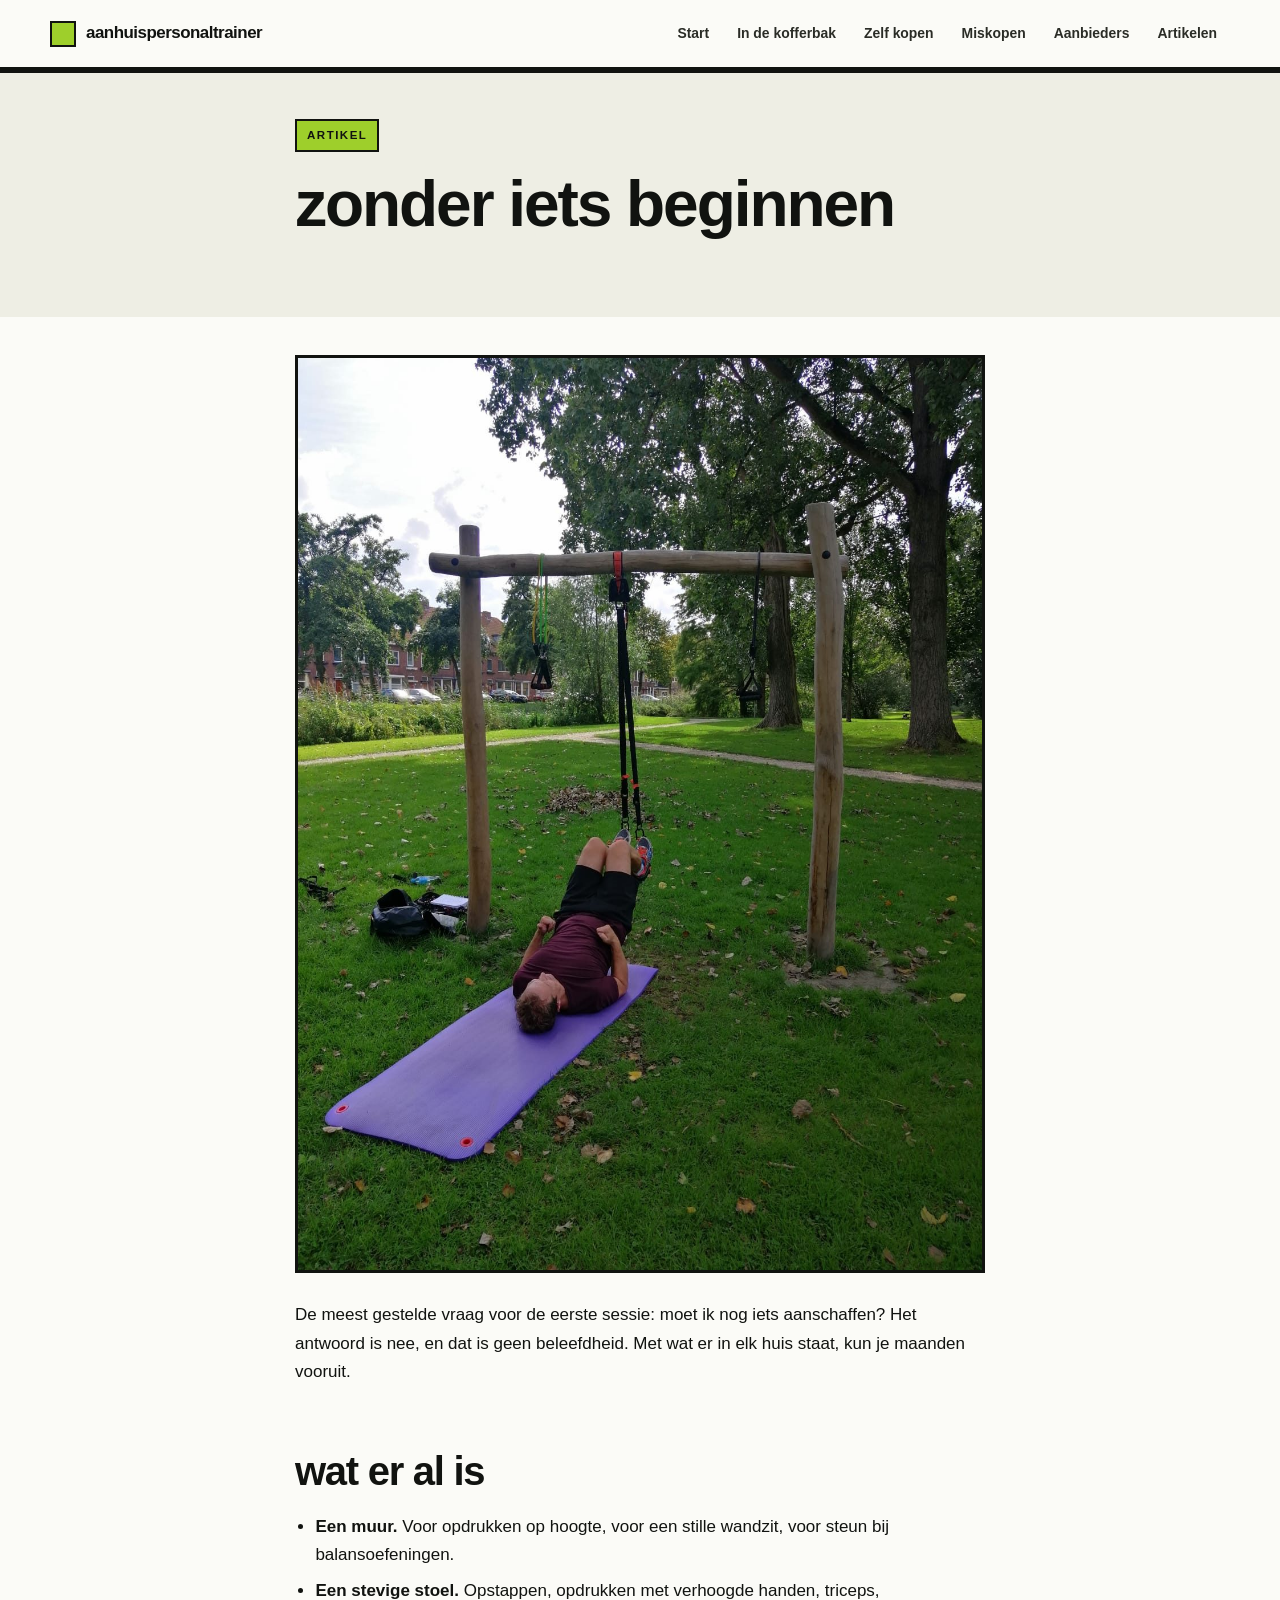
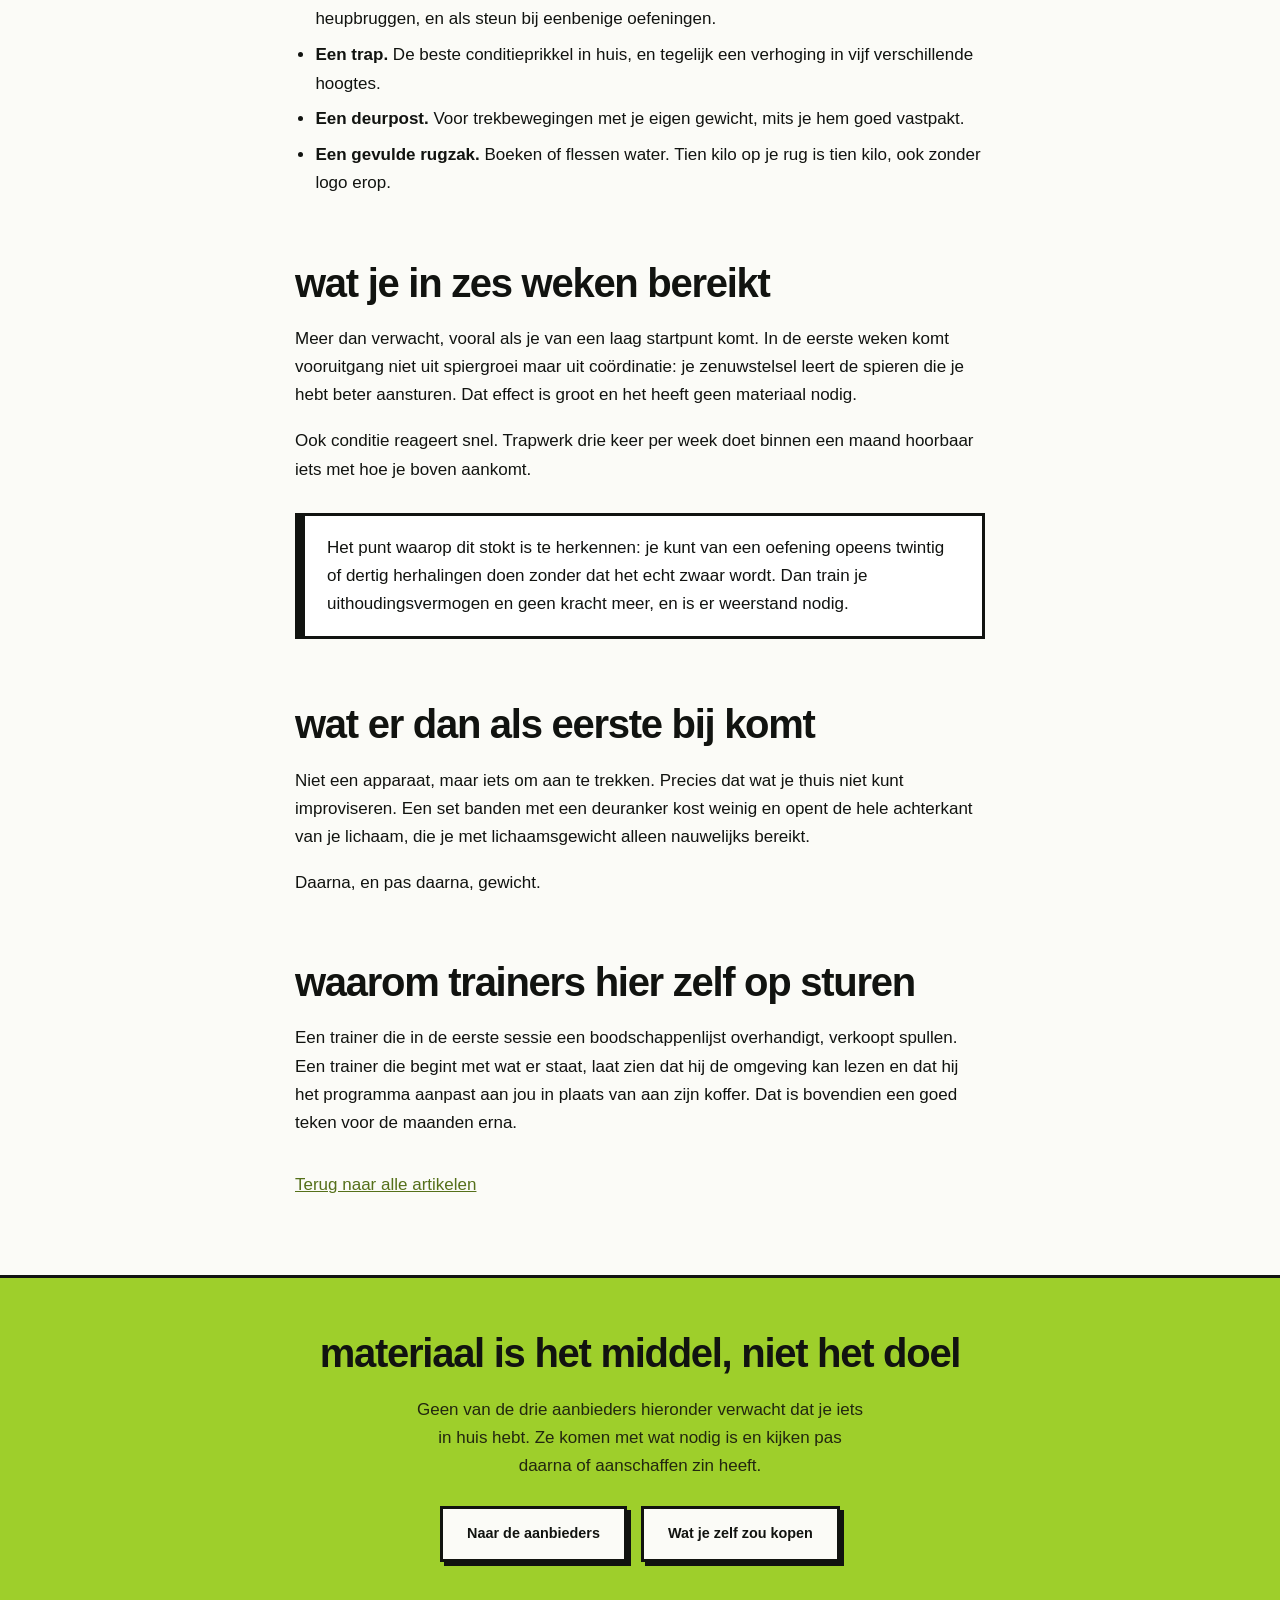
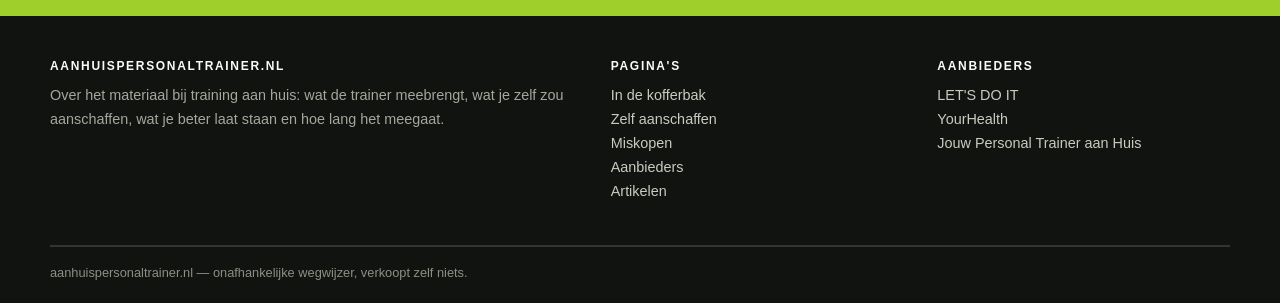
<file: zonder-iets-beginnen.html>
<!DOCTYPE html>
<html lang="nl">
<head>
<meta charset="utf-8">
<meta name="viewport" content="width=device-width,initial-scale=1">
<title>Zonder iets beginnen | aanhuispersonaltrainer.nl</title>
<meta name="description" content="Zes weken trainen met alleen een stoel, een muur en een trap, en het punt waarop dat ophoudt te werken.">
<link rel="canonical" href="https://aanhuispersonaltrainer.nl/zonder-iets-beginnen">
<link rel="stylesheet" href="catalogus.css">

</head>
<body>

<header class="g-balk">
  <div class="g-baan g-balk__in">
    <a class="g-merk" href="/"><i></i>aanhuispersonaltrainer</a>
    <nav class="g-nav"><a href="/">Start</a><a href="wat-neemt-de-trainer-mee">In de kofferbak</a><a href="zelf-aanschaffen">Zelf kopen</a><a href="de-miskopen">Miskopen</a><a href="aanbieders">Aanbieders</a><a href="artikelen">Artikelen</a></nav>
  </div>
</header>


<main>
<section class="g-stukkop">
  <div class="g-baan g-smal">
    <span class="g-etiket">artikel</span>
    <h1>Zonder iets beginnen</h1>
  </div>
</section>
<section class="g-tekst">
  <div class="g-baan g-smal">
    <img src="rek-in-park.jpg" alt="Trainingsrek in een park" style="border:3px solid #111310;margin-bottom:28px" loading="lazy">
    
<p>De meest gestelde vraag voor de eerste sessie: moet ik nog iets aanschaffen? Het antwoord is nee, en dat is geen beleefdheid. Met wat er in elk huis staat, kun je maanden vooruit.</p>

<h2>Wat er al is</h2>
<ul>
  <li><strong>Een muur.</strong> Voor opdrukken op hoogte, voor een stille wandzit, voor steun bij balansoefeningen.</li>
  <li><strong>Een stevige stoel.</strong> Opstappen, opdrukken met verhoogde handen, triceps, heupbruggen, en als steun bij eenbenige oefeningen.</li>
  <li><strong>Een trap.</strong> De beste conditieprikkel in huis, en tegelijk een verhoging in vijf verschillende hoogtes.</li>
  <li><strong>Een deurpost.</strong> Voor trekbewegingen met je eigen gewicht, mits je hem goed vastpakt.</li>
  <li><strong>Een gevulde rugzak.</strong> Boeken of flessen water. Tien kilo op je rug is tien kilo, ook zonder logo erop.</li>
</ul>

<h2>Wat je in zes weken bereikt</h2>
<p>Meer dan verwacht, vooral als je van een laag startpunt komt. In de eerste weken komt vooruitgang niet uit spiergroei maar uit coördinatie: je zenuwstelsel leert de spieren die je hebt beter aansturen. Dat effect is groot en het heeft geen materiaal nodig.</p>
<p>Ook conditie reageert snel. Trapwerk drie keer per week doet binnen een maand hoorbaar iets met hoe je boven aankomt.</p>

<div class="g-uitlicht">
  <p>Het punt waarop dit stokt is te herkennen: je kunt van een oefening opeens twintig of dertig herhalingen doen zonder dat het echt zwaar wordt. Dan train je uithoudingsvermogen en geen kracht meer, en is er weerstand nodig.</p>
</div>

<h2>Wat er dan als eerste bij komt</h2>
<p>Niet een apparaat, maar iets om aan te trekken. Precies dat wat je thuis niet kunt improviseren. Een set banden met een deuranker kost weinig en opent de hele achterkant van je lichaam, die je met lichaamsgewicht alleen nauwelijks bereikt.</p>
<p>Daarna, en pas daarna, gewicht.</p>

<h2>Waarom trainers hier zelf op sturen</h2>
<p>Een trainer die in de eerste sessie een boodschappenlijst overhandigt, verkoopt spullen. Een trainer die begint met wat er staat, laat zien dat hij de omgeving kan lezen en dat hij het programma aanpast aan jou in plaats van aan zijn koffer. Dat is bovendien een goed teken voor de maanden erna.</p>

    <p style="margin-top:2em"><a href="artikelen">Terug naar alle artikelen</a></p>
  </div>
</section>
</main>


<section class="g-slot">
  <div class="g-baan">
    <h2>materiaal is het middel, niet het doel</h2>
    <p>Geen van de drie aanbieders hieronder verwacht dat je iets in huis hebt. Ze komen met wat nodig is en kijken pas daarna of aanschaffen zin heeft.</p>
    <div class="g-knoppen" style="justify-content:center">
      <a class="g-knop g-knop--leeg" href="aanbieders">Naar de aanbieders</a>
      <a class="g-knop g-knop--leeg" href="zelf-aanschaffen">Wat je zelf zou kopen</a>
    </div>
  </div>
</section>

<footer class="g-voet">
  <div class="g-baan">
    <div class="g-voet__kol">
      <div>
        <h4>aanhuispersonaltrainer.nl</h4>
        <p>Over het materiaal bij training aan huis: wat de trainer meebrengt, wat je zelf zou aanschaffen, wat je beter laat staan en hoe lang het meegaat.</p>
      </div>
      <div>
        <h4>Pagina's</h4>
        <p><a href="wat-neemt-de-trainer-mee">In de kofferbak</a><br>
        <a href="zelf-aanschaffen">Zelf aanschaffen</a><br>
        <a href="de-miskopen">Miskopen</a><br>
        <a href="aanbieders">Aanbieders</a><br>
        <a href="artikelen">Artikelen</a></p>
      </div>
      <div>
        <h4>Aanbieders</h4>
        <p><a href="https://letsdoitpt.nl/" rel="noopener">LET'S DO IT</a><br>
        <a href="https://yourhealthpt.nl/" rel="noopener">YourHealth</a><br>
        <a href="https://www.jouwpersonaltraineraanhuis.nl/" rel="noopener">Jouw Personal Trainer aan Huis</a></p>
      </div>
    </div>
    <div class="g-voet__slot">aanhuispersonaltrainer.nl — onafhankelijke wegwijzer, verkoopt zelf niets.</div>
  </div>
</footer>

</body>
</html>
</file>
<file: catalogus.css>
/* ==================================================================
   aanhuispersonaltrainer.nl — stijlblad "Catalogus"
   Productcatalogus: dikke zwarte kaders, genummerde artikelen,
   koppen in kleine letters, veel wit. Voorvoegsel: g-
   ================================================================== */

:root{
  --zwart:#111310;
  --zwart-zacht:#2a2c26;
  --olijf:#55701a;        /* tekst op licht */
  --limoen:#9ecf2b;       /* vlak, met zwarte tekst erop */
  --papier:#fbfbf7;
  --papier-warm:#eeeee4;
  --grijsgroen:#63695d;
  --lijn:#d5d5c8;
  --wit:#ffffff;
}

*,*::before,*::after{box-sizing:border-box}
html{-webkit-text-size-adjust:100%;scroll-behavior:smooth}
body{
  margin:0;background:var(--papier);color:var(--zwart);
  font-family:"Helvetica Neue",Helvetica,Arial,system-ui,sans-serif;
  font-size:17px;line-height:1.66;
}

/* koppen in kleine letters — signatuur van deze site */
h1,h2,h3,h4{
  font-family:"Helvetica Neue",Helvetica,Arial,system-ui,sans-serif;
  font-weight:800;letter-spacing:-.032em;line-height:1.08;
  text-transform:lowercase;margin:0 0 .5em;color:var(--zwart);
}
h1{font-size:clamp(2.2rem,5.4vw,4rem)}
h2{font-size:clamp(1.6rem,3.2vw,2.5rem)}
h3{font-size:1.16rem;letter-spacing:-.018em;line-height:1.25}
h4{font-size:.98rem}
p{margin:0 0 1.05em}
a{color:var(--olijf)}
a:hover{color:var(--zwart)}
img{display:block;max-width:100%;height:auto}

.g-baan{width:min(1180px,100% - 40px);margin-inline:auto}
.g-smal{width:min(690px,100% - 40px);margin-inline:auto}

/* --- kopbalk --- */
.g-balk{background:var(--papier);border-bottom:3px solid var(--zwart);position:sticky;top:0;z-index:60}
.g-balk__in{display:flex;align-items:center;justify-content:space-between;gap:18px;padding:13px 0;flex-wrap:wrap}
.g-merk{
  display:flex;align-items:center;gap:10px;text-decoration:none;color:var(--zwart);
  font-weight:800;letter-spacing:-.03em;font-size:1.06rem;text-transform:lowercase;
}
.g-merk i{display:block;width:26px;height:26px;background:var(--limoen);border:2px solid var(--zwart);flex:none}
.g-nav{display:flex;flex-wrap:wrap;gap:2px}
.g-nav a{
  color:var(--zwart-zacht);text-decoration:none;font-size:.87rem;padding:7px 11px;
  font-weight:600;border:2px solid transparent;
}
.g-nav a:hover{border-color:var(--zwart)}
.g-nav a[aria-current]{background:var(--zwart);color:var(--papier)}

/* --- opening --- */
.g-start{padding:56px 0 8px}
.g-start__raster{display:grid;grid-template-columns:1.02fr .98fr;gap:44px;align-items:center}
.g-etiket{
  display:inline-block;background:var(--limoen);color:var(--zwart);
  font-size:.72rem;font-weight:800;letter-spacing:.13em;text-transform:uppercase;
  padding:5px 10px;border:2px solid var(--zwart);margin-bottom:18px;
}
.g-start p.g-lead{font-size:1.08rem;max-width:47ch;color:#33362e}
.g-film{border:3px solid var(--zwart);background:var(--papier-warm)}
.g-film video{display:block;width:100%;height:auto}
.g-film__band{
  border-top:3px solid var(--zwart);background:var(--zwart);color:var(--papier);
  font-size:.72rem;letter-spacing:.12em;text-transform:uppercase;padding:7px 12px;font-weight:700;
}

/* --- knoppen, hoekig met harde schaduw --- */
.g-knop{
  display:inline-block;text-decoration:none;font-weight:800;font-size:.9rem;
  padding:13px 24px;border:3px solid var(--zwart);background:var(--limoen);color:var(--zwart);
  box-shadow:4px 4px 0 var(--zwart);transition:transform .12s,box-shadow .12s;
}
.g-knop:hover{transform:translate(2px,2px);box-shadow:2px 2px 0 var(--zwart);color:var(--zwart)}
.g-knop--leeg{background:var(--papier)}
.g-knoppen{display:flex;gap:14px;flex-wrap:wrap;margin-top:26px}

/* --- secties --- */
.g-vak{padding:60px 0;border-top:3px solid var(--zwart)}
.g-vak--warm{background:var(--papier-warm)}
.g-vak--zwart{background:var(--zwart);color:#dcdcd2}
.g-vak--zwart h2,.g-vak--zwart h3{color:var(--papier)}
.g-vak--zwart a{color:var(--limoen)}
/* witte kaarten binnen een zwarte sectie houden hun eigen kleuren */
.g-vak--zwart .g-artikel h3,.g-vak--zwart .g-stuk h3{color:var(--zwart)}
.g-vak--zwart .g-artikel p,.g-vak--zwart .g-artikel li,
.g-vak--zwart .g-stuk p{color:#3a3d35}
.g-vak--zwart .g-artikel a.g-knop,.g-vak--zwart .g-kiezer a.g-knop{color:var(--zwart)}
.g-vak--zwart .g-kiezer h3{color:var(--zwart)}
.g-vak--zwart .g-kiezer__kop h3{color:var(--papier)}
.g-vak--zwart .g-kiezer p,.g-vak--zwart .g-kiezer li{color:#3a3d35}

.g-titel{display:flex;align-items:baseline;gap:16px;margin-bottom:34px;flex-wrap:wrap}
.g-titel__nr{
  font-size:.74rem;font-weight:800;letter-spacing:.14em;
  border:2px solid var(--zwart);padding:4px 8px;white-space:nowrap;
}
.g-vak--zwart .g-titel__nr{border-color:var(--limoen);color:var(--limoen)}
.g-titel p{width:100%;color:var(--grijsgroen);max-width:58ch;margin:.4em 0 0}
.g-vak--zwart .g-titel p{color:#a8ada2}

/* --- artikelen: catalogusblokken --- */
.g-artikelen{display:grid;grid-template-columns:repeat(3,1fr);gap:24px}
.g-artikel{border:3px solid var(--zwart);background:var(--wit);display:flex;flex-direction:column}
.g-artikel img{width:100%;aspect-ratio:4/3;object-fit:cover;border-bottom:3px solid var(--zwart)}
.g-artikel__kop{display:flex;align-items:center;gap:9px;padding:14px 16px 0}
.g-artikel__nr{
  background:var(--zwart);color:var(--limoen);font-size:.7rem;font-weight:800;
  letter-spacing:.1em;padding:3px 7px;
}
.g-artikel__body{padding:6px 16px 18px;display:flex;flex-direction:column;flex:1}
.g-artikel p{font-size:.94rem;color:#3a3d35;margin:0 0 12px}
.g-artikel dl{margin:0 0 14px;font-size:.85rem;display:grid;grid-template-columns:auto 1fr;gap:2px 10px}
.g-artikel dt{font-weight:800;color:var(--olijf);text-transform:lowercase}
.g-artikel dd{margin:0;color:#3a3d35}
.g-oordeel{
  margin-top:auto;border-top:2px dashed var(--lijn);padding-top:11px;
  font-size:.84rem;font-weight:700;
}
.g-oordeel--ja{color:var(--olijf)}
.g-oordeel--nee{color:#8a3312}

/* --- kiezer (interactief) --- */
.g-kiezer{border:3px solid var(--zwart);background:var(--wit)}
.g-kiezer__kop{background:var(--zwart);color:var(--papier);padding:14px 20px}
.g-kiezer__kop h3{color:var(--papier);margin:0}
.g-kiezer__kop p{margin:.3em 0 0;font-size:.9rem;color:#a8ada2}
.g-kiezer__body{display:grid;grid-template-columns:1fr 1fr;gap:0}
.g-vinkjes{padding:20px 22px;border-right:3px solid var(--zwart)}
.g-vinkje{display:flex;gap:11px;align-items:flex-start;padding:8px 0;cursor:pointer}
.g-vinkje input{width:20px;height:20px;margin:2px 0 0;accent-color:#55701a;flex:none;cursor:pointer}
.g-vinkje span{font-size:.95rem}
.g-vinkje b{display:block;font-size:.79rem;color:var(--grijsgroen);font-weight:400}
.g-uitkomst{padding:20px 22px;background:var(--papier-warm)}
.g-uitkomst h4{margin:0 0 .5em;font-size:.76rem;letter-spacing:.13em;text-transform:uppercase;color:var(--olijf)}
.g-uitkomst ul{list-style:none;margin:0 0 16px;padding:0}
.g-uitkomst li{font-size:.94rem;padding:4px 0 4px 20px;position:relative}
.g-uitkomst li::before{content:"→";position:absolute;left:0;color:var(--olijf);font-weight:800}
.g-uitkomst__tip{border-top:2px solid var(--zwart);padding-top:12px;font-size:.92rem}
.g-uitkomst__tip strong{display:block;font-size:.76rem;letter-spacing:.13em;text-transform:uppercase;color:var(--olijf);margin-bottom:.3em}

/* --- lijstblokken --- */
.g-blokken{display:grid;grid-template-columns:repeat(2,1fr);gap:3px;background:var(--zwart);border:3px solid var(--zwart)}
.g-blok{background:var(--papier);padding:22px 24px}
.g-vak--zwart .g-blok{background:var(--zwart-zacht)}
.g-blok h3{margin-bottom:.3em}
.g-blok p{font-size:.94rem;color:#3a3d35;margin:0}
.g-vak--zwart .g-blok p{color:#b2b7ab}

/* --- vraag en antwoord --- */
.g-vragen{max-width:790px;border-top:3px solid var(--zwart)}
.g-vragen details{border-bottom:2px solid var(--lijn)}
.g-vragen summary{cursor:pointer;list-style:none;padding:17px 40px 17px 0;position:relative;font-weight:800}
.g-vragen summary::-webkit-details-marker{display:none}
.g-vragen summary::after{
  content:"";position:absolute;right:6px;top:23px;width:14px;height:3px;background:var(--zwart);
}
.g-vragen summary::before{
  content:"";position:absolute;right:11px;top:18px;width:3px;height:13px;background:var(--zwart);
  transition:transform .18s;
}
.g-vragen details[open] summary::before{transform:scaleY(0)}
.g-vragen p{padding:0 0 17px;margin:0;color:#3a3d35}

/* --- stukken --- */
.g-stukken{display:grid;grid-template-columns:repeat(3,1fr);gap:24px}
.g-stuk{border:3px solid var(--zwart);background:var(--wit);display:flex;flex-direction:column}
.g-stuk img{width:100%;aspect-ratio:16/9;object-fit:cover;border-bottom:3px solid var(--zwart)}
.g-stuk__t{padding:17px 18px 20px;display:flex;flex-direction:column;flex:1}
.g-stuk h3{font-size:1.04rem;margin-bottom:.35em}
.g-stuk h3 a{color:var(--zwart);text-decoration:none}
.g-stuk h3 a:hover{color:var(--olijf)}
.g-stuk p{font-size:.92rem;color:#3a3d35;margin:0 0 14px}
.g-stuk__meer{margin-top:auto;font-weight:800;font-size:.85rem;text-decoration:none}

/* --- artikelpagina --- */
.g-stukkop{border-top:3px solid var(--zwart);background:var(--papier-warm);padding:46px 0}
.g-tekst{padding:38px 0 58px}
.g-tekst h2{margin-top:1.6em}
.g-tekst ul,.g-tekst ol{padding-left:1.2em}
.g-tekst li{margin-bottom:.45em}
.g-uitlicht{border:3px solid var(--zwart);border-left-width:10px;background:var(--wit);padding:18px 22px;margin:1.7em 0}
.g-uitlicht p:last-child{margin-bottom:0}

/* --- slot --- */
.g-slot{background:var(--limoen);border-top:3px solid var(--zwart);padding:54px 0;text-align:center}
.g-slot h2{color:var(--zwart)}
.g-slot p{max-width:48ch;margin:0 auto 6px;color:#22270f}

/* --- voet --- */
.g-voet{background:var(--zwart);color:#a3a89c;padding:44px 0 20px;font-size:.9rem}
.g-voet h4{color:var(--papier);font-size:.75rem;letter-spacing:.14em;text-transform:uppercase;margin-bottom:.9em}
.g-voet a{color:#c8ccbf;text-decoration:none}
.g-voet a:hover{color:var(--limoen)}
.g-voet__kol{display:grid;grid-template-columns:1.8fr 1fr 1fr;gap:34px;margin-bottom:26px}
.g-voet__slot{border-top:2px solid #33362e;padding-top:15px;font-size:.8rem;color:#8b9084}

@media(max-width:940px){
  .g-start__raster{grid-template-columns:1fr;gap:32px}
  .g-artikelen,.g-stukken,.g-voet__kol,.g-blokken{grid-template-columns:1fr}
  .g-kiezer__body{grid-template-columns:1fr}
  .g-vinkjes{border-right:0;border-bottom:3px solid var(--zwart)}
  .g-vak{padding:44px 0}
}
</file>
